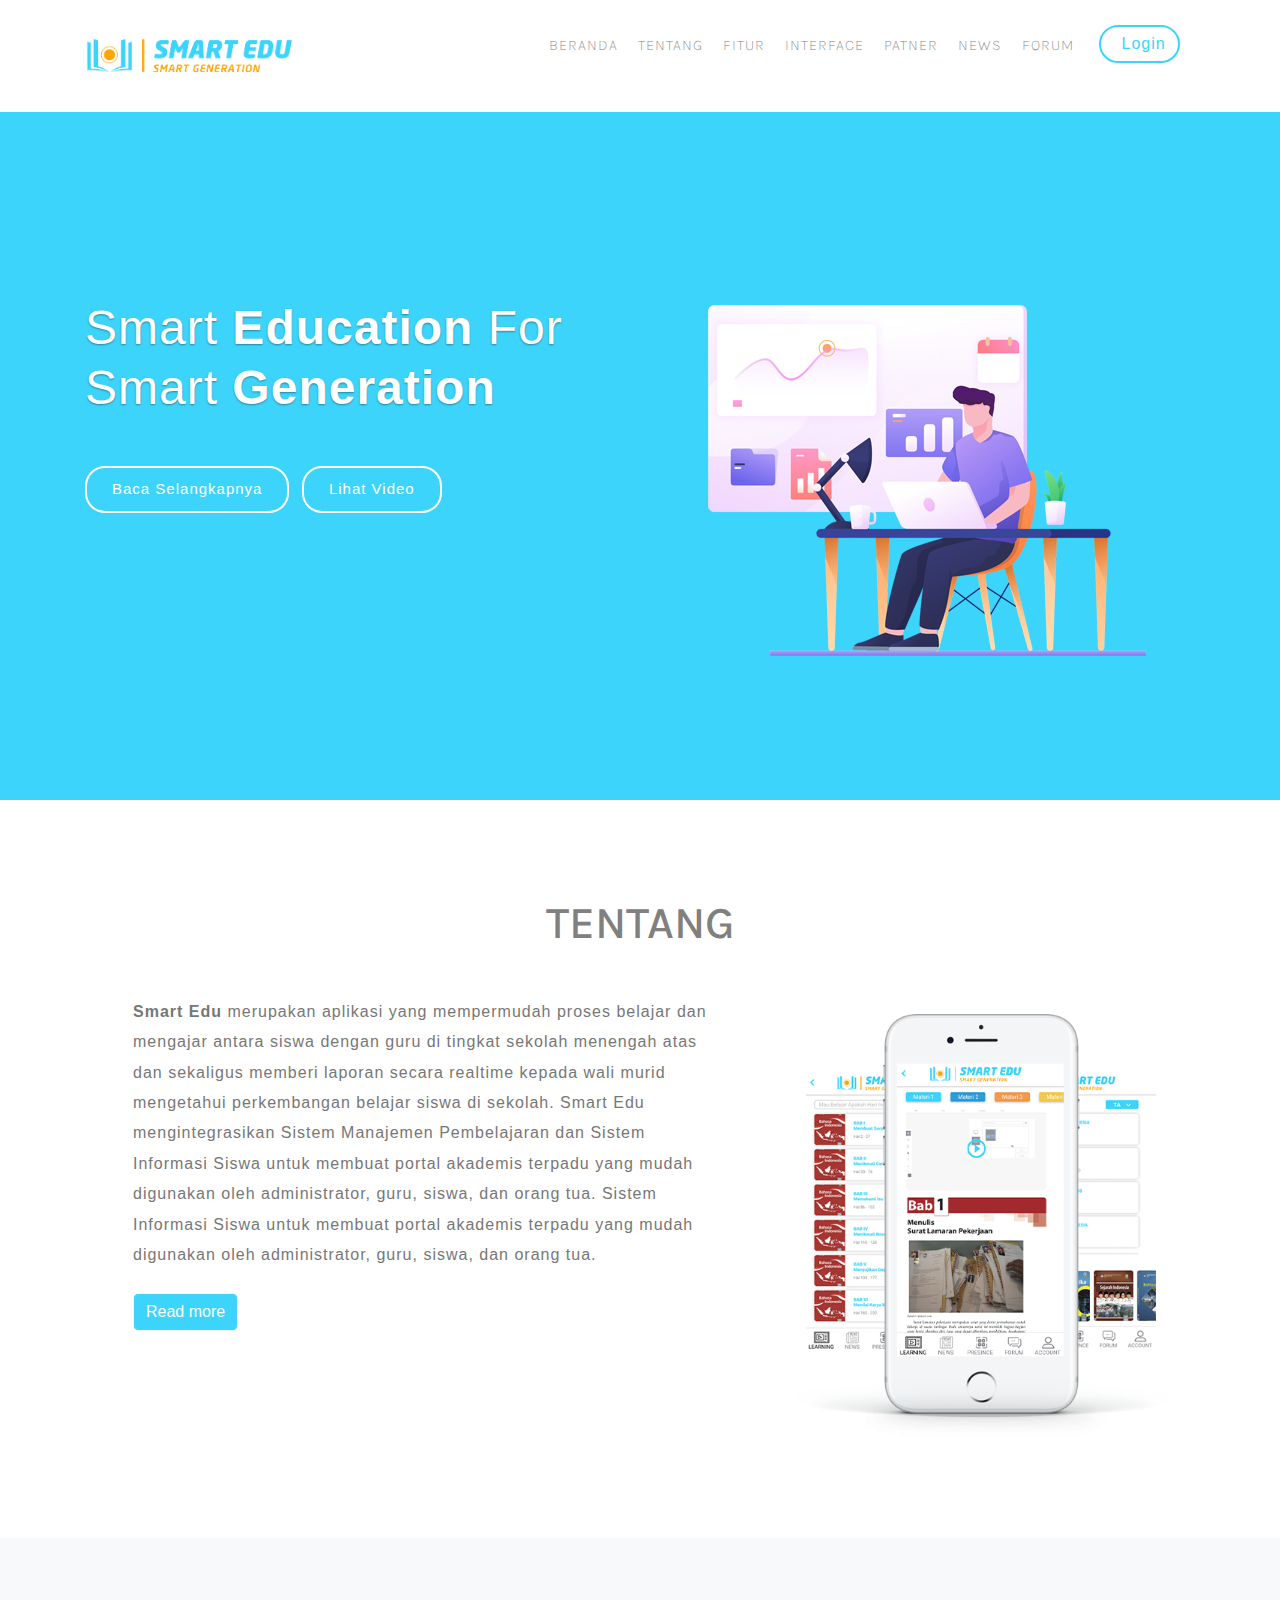
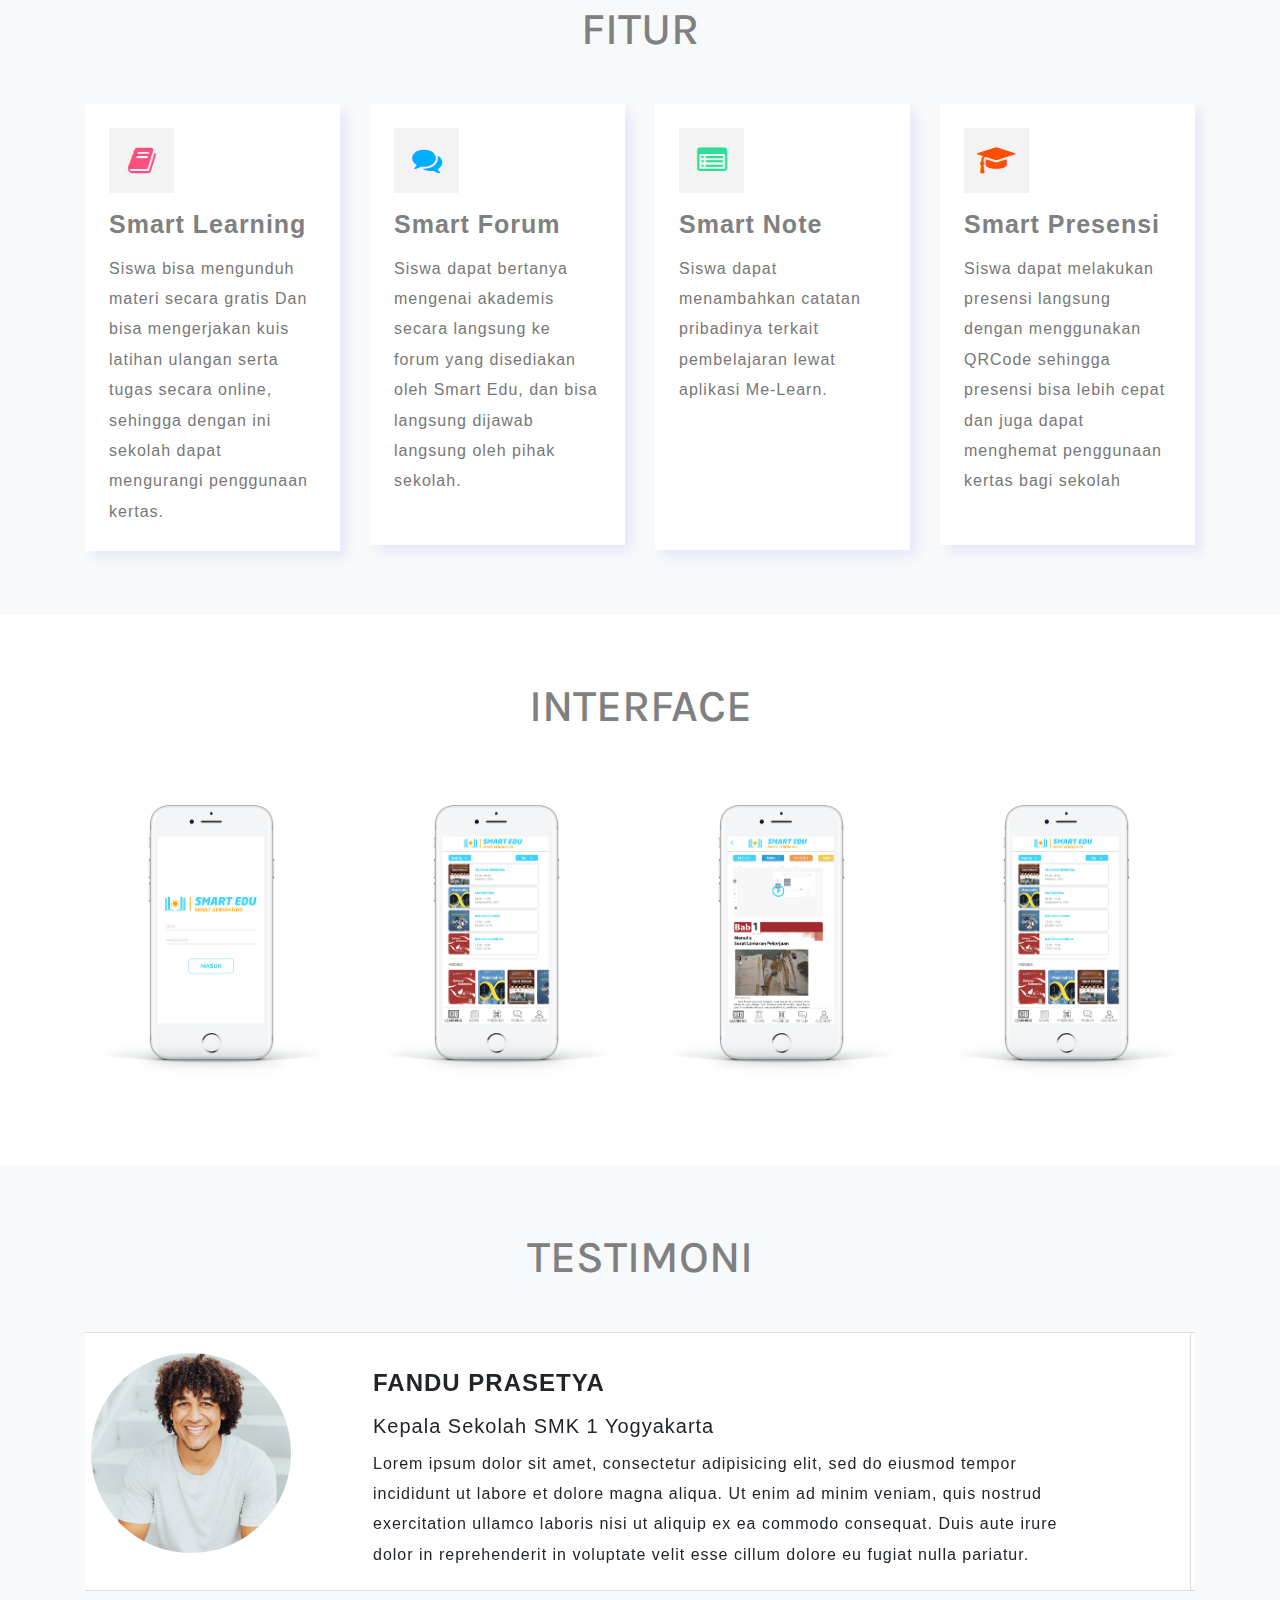
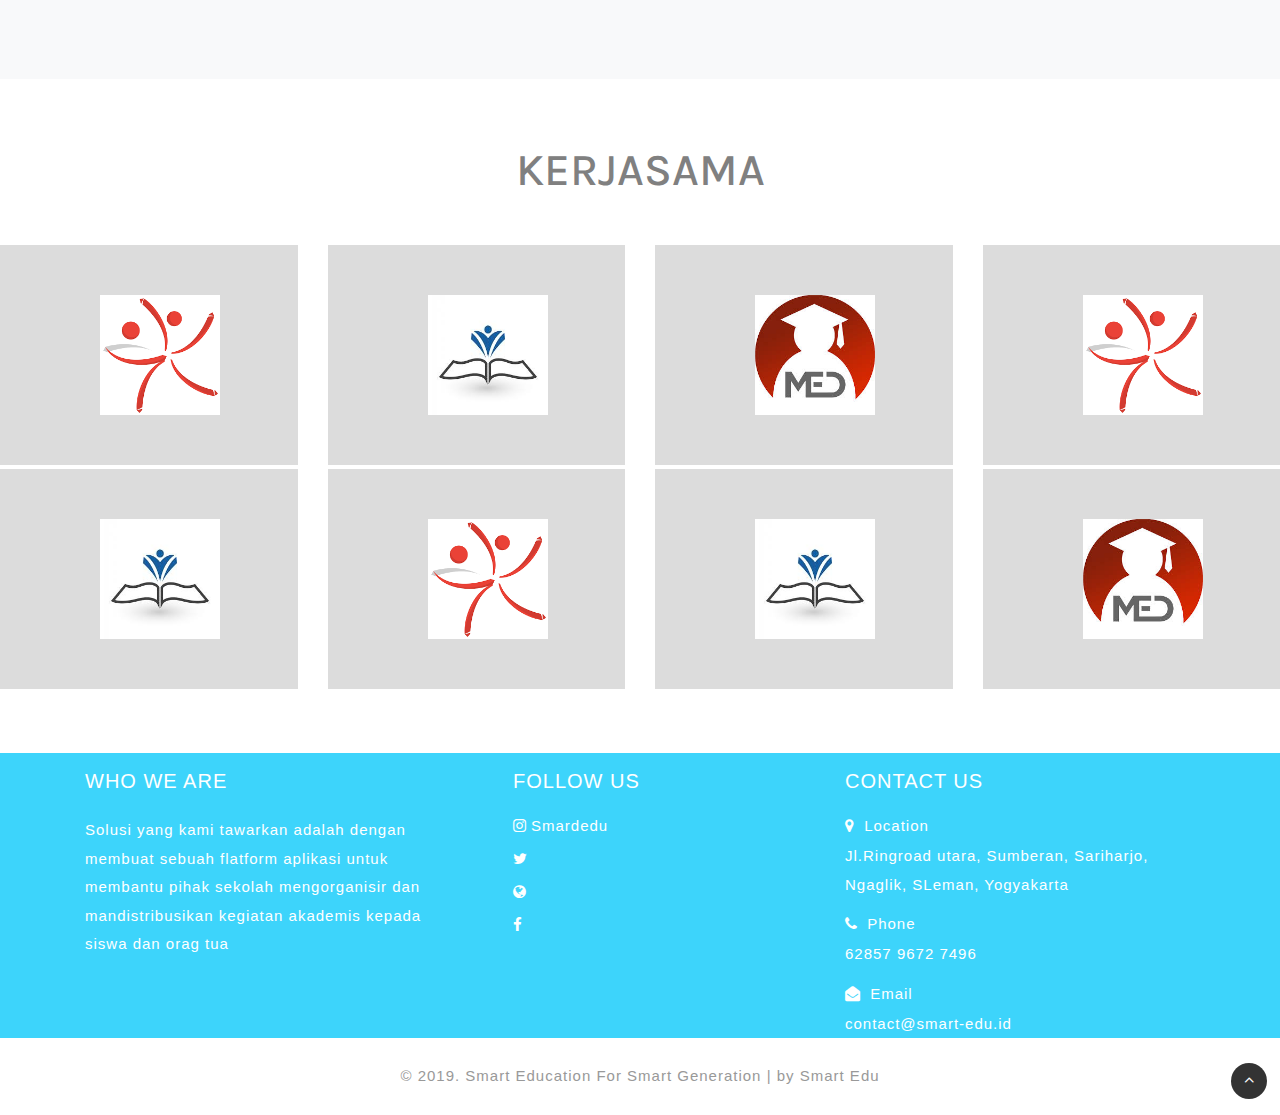
<file: index.html>
<!--
author: W3layouts
author URL: http://w3layouts.com
License: Creative Commons Attribution 3.0 Unported
License URL: http://creativecommons.org/licenses/by/3.0/
-->
<!DOCTYPE html>
<html lang="en">

<head>
    <title>Smart Edu</title>
    <link rel="shortcut icon" href="images/favicon.ico">
    <!-- for-mobile-apps -->
    <meta name="viewport" content="width=device-width, initial-scale=1">
    <meta http-equiv="Content-Type" content="text/html; charset=utf-8" />
    <meta name="keywords" content="Digital Responsive web template, Bootstrap Web Templates, Flat Web Templates, Android Compatible web template, 
Smartphone Compatible web template, free webdesigns for Nokia, Samsung, LG, SonyEricsson, Motorola web design" />
    <!-- fonts -->
    <link href="https://fonts.googleapis.com/css?family=Source+Sans+Pro&display=swap" rel="stylesheet">
    <!-- Owl carausel -->
    <!-- togle -->
    <meta name="viewport" content="width=device-width, initial-scale=1">
    <script>
        addEventListener("load", function () {
            setTimeout(hideURLbar, 0);
        }, false);

        function hideURLbar() {
            window.scrollTo(0, 1);
        }
    </script>
    <!-- css files -->
    <link href="css/bootstrap.css" rel='stylesheet' type='text/css' /><!-- bootstrap css -->
    <link href="css/style.css" rel='stylesheet' type='text/css' /><!-- custom css -->
    <link href="css/font-awesome.min.css" rel="stylesheet"><!-- fontawesome css -->
    <link rel="stylesheet" type="text/css" href="owlcarousel/assets/owl.carousel.css">
    <!-- //css files -->
    <!-- google fonts -->
    <link href="https://fonts.googleapis.com/css?family=Karla&display=swap" rel="stylesheet">
    <!-- //google fonts -->
</head>

<body>
    <!-- //header -->
    <header class="py-4 sticky-top">
        <div class="container">
            <div class="row">
                <div class="col-md-3">
                    <div class="logo">
                        <a href="index.html"><img src="images/logo smart edu right.png" width="210" alt=""></a>
                    </div>
                </div>
                <!-- nav -->
                <div class="col-md-9">
                    <nav class="d-lg-flex">
                        <label for="drop" class="toggle"><span class="fa fa-bars" aria-hidden="true"></span></label>
                        <input type="checkbox" id="drop" />
                        <ul class="menu mt-2 ml-auto">
                            <li class=""><a href="index.html">Beranda</a></li>
                            <li class=""><a href="#about">Tentang</a></li>
                            <li class=""><a href="#services">Fitur</a></li>
                            <li class=""><a href="#process">Interface</a></li>
                            <li class=""><a href="#partners">Patner</a></li>
                            <li class=""><a href="news-page/news.html">News</a></li>
                            <li class=""><a href="#partners">Forum</a></li>
                        </ul>
                        <div class="col-md-2">
                            <div class="login-icon">
                                <a class="btn-custom-one" href="#popup3">Login</a>
                            </div>
                        </div>
                </div>
                </nav>
                <div class="clear"></div>
                <!-- /nav -->
            </div>
        </div>
    </header>
    <!-- //header -->
    <!-- banner -->
    <div class="banner" id="home">
        <div class="container">
            <div class="row banner-text">
                <div class="slider-info col-lg-6">
                    <div class="banner-info-grid mt-lg-5">
                        <h2><br>Smart <b>Education</b> For Smart <b>Generation</b></h2><br>
                    </div>
                    <a class="btn mr-2 text-capitalize mb-10 mt-5" href="#popup1" style="border-radius: 20px;">baca selangkapnya</a>
                    <a class="btn text-capitalize mt-5" href="#popup2" style="border-radius: 20px;">Lihat video </a>
                </div>
                <div class="col-lg-6 col-md-8 mt-lg-0 mt-sm-5 mt-3 banner-image text-lg-center">
                    <img src="images/bannerpng.png" alt="" class="img-fluid" />
                </div>
            </div>
        </div>
    </div>
    <!-- //banner -->
    <!-- about -->
    <section class="about py-5" id="about">
        <div class="container py-lg-5 py-sm-3">
            <div class="row">
                <div class="col-lg-12 about">
                    <center>
                        <h3 class="heading mb-lg-5 mb-4">TENTANG</h3>
                    </center>
                </div>
            </div>
            <div class="row">
                <div class="col-lg-7 col-md-7 about-text">
                    <p class="ml-5"><b>Smart Edu</b> merupakan aplikasi yang   mempermudah proses belajar dan mengajar
                    antara siswa dengan guru di tingkat sekolah menengah atas
                    dan sekaligus memberi laporan secara realtime kepada wali
                    murid mengetahui perkembangan belajar siswa di sekolah.
                    Smart Edu mengintegrasikan Sistem Manajemen Pembelajaran
                    dan Sistem Informasi Siswa untuk membuat portal akademis
                    terpadu yang mudah digunakan oleh administrator, guru,
                    siswa, dan orang tua. Sistem Informasi Siswa untuk membuat portal akademis
                    terpadu yang mudah digunakan oleh administrator, guru,
                    siswa, dan orang tua. <span id="dots"></span><span id="more">Smart Edu mengintegrasikan Sistem Manajemen Pembelajaran dan Sistem Informasi Siswa untuk membuat portal akademis
                    terpadu yang mudah digunakan oleh administrator, guru,
                    siswa, dan orang tua</p></span></p>
                    <button id="myBtn" class="btn btn-light ml-5 mt-4" style="background-color: #3DD4FB; color: white; border-radius: 5px;">Read more</button>
                </div>
                <div class="col-lg-5 col-md-5 pl-5 about-img mt-3 ">
                    <img src="images/tentang smartedu1.png" style="width: 400px;">
                </div>
            </div>
    </section>
    <!-- //about -->
    <!-- why choose us -->
    <section class="choose py-5" id="services">
        <div class="container py-md-3">
            <h3 class="heading mb-5">
                <center>FITUR</center>
            </h3>
            <div class="feature-grids row">
                <div class="col-lg-3 col-sm-6" style="border-radius: 100px 0 100px 0;">
                    <div class="f1 icon1 p-4">
                        <div class="icon">
                            <span class="fa fa-book"></span>
                        </div>
                        <h3 class="my-3">Smart Learning</h3>
                        <p>Siswa bisa mengunduh materi secara gratis
                            Dan bisa mengerjakan kuis latihan ulangan
                            serta tugas secara online, sehingga dengan
                            ini sekolah dapat mengurangi penggunaan
                            kertas.</p>
                    </div>
                </div>
                <div class="col-lg-3 col-sm-6 mt-sm-0 mt-4">
                    <div class="f1 icon2 p-4">
                        <div class="icon">
                            <span class="fa fa-comments"></span>
                        </div>
                        <h3 class="my-3">Smart Forum</h3>
                        <p>Siswa dapat bertanya mengenai
                            akademis secara langsung ke forum yang
                            disediakan oleh Smart Edu, dan bisa
                            langsung dijawab langsung oleh pihak
                            sekolah.</p><br>
                    </div>
                </div>
                <div class="col-lg-3 col-sm-6 mt-lg-0 mt-4">
                    <div class="f1 icon3 p-4">
                        <div class="icon">
                            <span class="fa fa-list-alt"></span>
                        </div>
                        <h3 class="my-3">Smart Note</h3>
                        <p>Siswa dapat menambahkan catatan pribadinya
                            terkait pembelajaran lewat aplikasi Me-Learn.</p><br><br><br><br><br>
                    </div>
                </div>
                <div class="col-lg-3 col-sm-6 mt-lg-0 mt-4">
                    <div class="f1 icon4 p-4">
                        <div class="icon">
                            <span class="fa fa-graduation-cap"></span>
                        </div>
                        <h3 class="my-3">Smart Presensi</h3>
                        <p>Siswa dapat melakukan presensi langsung dengan menggunakan QRCode sehingga presensi bisa lebih cepat dan juga dapat menghemat penggunaan kertas bagi sekolah</p><br>
                    </div>
                </div>
            </div>
        </div>
        </div>
    </section>
    <!-- //why choose us -->
    <!-- Offered Services -->
    <section class="process py-5" id="process">
        <div class="container py-md-3">
            <h3 class="heading mb-5">
                <center>INTERFACE</center>
            </h3>
            <div class="row process-grids">
                <div class="col-lg-3 col-md-6 col-sm-6 my-lg-4 w3pvt-ab position-relative">
                    <div class="">
                        <img src="images/Login siswa.png" alt="" class="img-fluid">
                    </div>
                </div>
                <div class="col-lg-3 col-md-6 col-sm-6 my-lg-4 mt-md-0 mt-4 w3pvt-ab position-relative">
                    <div class="">
                        <img src="images/smart learning1.png" alt="" class="img-fluid">
                    </div>
                </div>
                <div class="col-lg-3 col-md-6 col-sm-6 my-lg-4 mt-sm-5 mt-4 w3pvt-ab position-relative">
                    <div class="">
                        <img src="images/materi-2.png" alt="" class="img-fluid">
                    </div>
                </div>
                <div class="col-lg-3 col-md-6 col-sm-6 mt-lg-4 mt-sm-5 mt-4 w3pvt-ab">
                    <div class="">
                        <img src="images/smart learning1.png" alt="" class="img-fluid">
                    </div>
                </div>
            </div>
        </div>
    </section>
    <!-- Offered Services -->
    <!-- testimoni -->
    <section class="choose py-5" id="services">
        <div class="container py-md-3">
            <h3 class="heading mb-5">
                <center>TESTIMONI</center>
            </h3>
            <div id="owl-testi" class="owl-carousel owl-theme">
                <div class="row item">
                    <div class="">
                        <div class="card">
                            <div class="card-body">
                                <div class="row">
                                    <div class="col-md-3 col-sm-3">
                                        <div class="img">
                                            <img class="rounded-circle" src="images/team2.jpg" style="width: 200px;">
                                        </div>
                                    </div>
                                    <div class="col-md-8 col-sm-8 mt-3">
                                        <div class="text-testi">
                                            <h4 class="card-title"><b>FANDU PRASETYA</b></h4>
                                            <h5 class="card-title mt-3">Kepala Sekolah SMK 1 Yogyakarta</h5>
                                            <p class="card-text">Lorem ipsum dolor sit amet, consectetur adipisicing elit, sed do eiusmod
                                            tempor incididunt ut labore et dolore magna aliqua. Ut enim ad minim veniam,
                                            quis nostrud exercitation ullamco laboris nisi ut aliquip ex ea commodo
                                            consequat. Duis aute irure dolor in reprehenderit in voluptate velit esse
                                            cillum dolore eu fugiat nulla pariatur.</p>
                                        </div>
                                    </div>
                                </div>
                            </div>
                        </div>
                    </div>
                </div>
                <div class="row item">
                    <div class="">
                        <div class="card">
                            <div class="card-body">
                                <div class="row">
                                    <div class="col-md-3 col-sm-3">
                                        <div class="img">
                                            <img class="rounded-circle" src="images/team3.jpg" style="width: 200px;">
                                        </div>
                                    </div>
                                    <div class="col-md-8 col-sm-8 mt-3">
                                        <div class="text-testi">
                                            <h4 class="card-title"><b>Yogi Yulianto</b></h4>
                                            <h5 class="card-title mt-3">Kepala Sekolah SMK 1 Yogyakarta</h5>
                                            <p class="card-text">Lorem ipsum dolor sit amet, consectetur adipisicing elit, sed do eiusmod
                                                tempor incididunt ut labore et dolore magna aliqua. Ut enim ad minim veniam,
                                                quis nostrud exercitation ullamco laboris nisi ut aliquip ex ea commodo
                                                consequat. Duis aute irure dolor in reprehenderit in voluptate velit esse
                                                cillum dolore eu fugiat nulla pariatur.</p>
                                        </div>
                                    </div>
                                </div>
                            </div>
                        </div>
                    </div>
                </div>
                <div class="row item">
                    <div class="">
                        <div class="card">
                            <div class="card-body">
                                <div class="row">
                                    <div class="col-md-3 col-sm-3 mt-3">
                                        <div class="img">
                                            <img class="rounded-circle" src="images/team4.jpg" style="width: 200px;">
                                        </div>
                                    </div>
                                    <div class="col-md-8 col-sm-8">
                                        <div class="text-testi">
                                            <h4 class="card-title"><b>Devry Kawiryan</b></h4>
                                            <h5 class="card-title mt-3">Kepala Sekolah SMK 1 Sleman</h5>
                                            <p class="card-text">Lorem ipsum dolor sit amet, consectetur adipisicing elit, sed do eiusmod
                                                tempor incididunt ut labore et dolore magna aliqua. Ut enim ad minim veniam,
                                                quis nostrud exercitation ullamco laboris nisi ut aliquip ex ea commodo
                                                consequat. Duis aute irure dolor in reprehenderit in voluptate velit esse
                                                cillum dolore eu fugiat nulla pariatur.</p>
                                        </div>
                                    </div>
                                </div>
                            </div>
                        </div>
                    </div>
                </div>
                <div class="row item">
                    <div class="">
                        <div class="card">
                            <div class="card-body">
                                <div class="row">
                                    <div class="col-md-3 col-sm-3 mt-3">
                                        <div class="img">
                                            <img class="rounded-circle" src="images/team4.jpg" style="width: 200px;">
                                        </div>
                                    </div>
                                    <div class="col-md-8 col-sm-8">
                                        <div class="text-testi">
                                            <h4 class="card-title"><b>David Rigan</b></h4>
                                            <h5 class="card-title mt-3">Kepala Sekolah SMK 1 Bantul</h5>
                                            <p class="card-text">Lorem ipsum dolor sit amet, consectetur adipisicing elit, sed do eiusmod
                                                tempor incididunt ut labore et dolore magna aliqua. Ut enim ad minim veniam,
                                                quis nostrud exercitation ullamco laboris nisi ut aliquip ex ea commodo
                                                consequat. Duis aute irure dolor in reprehenderit in voluptate velit esse
                                                cillum dolore eu fugiat nulla pariatur.</p>
                                        </div>
                                    </div>
                                </div>
                            </div>
                        </div>
                    </div>
                </div>
            </div>
    </section>
    <!-- end testimoni -->
    <!-- portfolio -->
    <!-- portfolio popups -->
    <!-- popup-->
    <div id="gal1" class="pop-overlay animate">
        <div class="popup">
            <img src="images/g1.jpg" alt="Popup Image" class="img-fluid" />
            <p class="mt-4">Nulla viverra pharetra se, eget pulvinar neque pharetra ac int. placerat placerat dolor.</p>
            <a class="close" href="#portfolio">&times;</a>
        </div>
    </div>
    <!-- //popup -->
    <!-- popup-->
    <div id="gal2" class="pop-overlay animate">
        <div class="popup">
            <img src="images/g2.jpg" alt="Popup Image" class="img-fluid" />
            <p class="mt-4">Nulla viverra pharetra se, eget pulvinar neque pharetra ac int. placerat placerat dolor.</p>
            <a class="close" href="#portfolio">&times;</a>
        </div>
    </div>
    <!-- //popup -->
    <!-- popup-->
    <div id="gal3" class="pop-overlay animate">
        <div class="popup">
            <img src="images/g3.jpg" alt="Popup Image" class="img-fluid" />
            <p class="mt-4">Nulla viverra pharetra se, eget pulvinar neque pharetra ac int. placerat placerat dolor.</p>
            <a class="close" href="#portfolio">&times;</a>
        </div>
    </div>
    <!-- //popup3 -->
    <!-- popup-->
    <div id="gal4" class="pop-overlay animate">
        <div class="popup">
            <img src="images/g4.jpg" alt="Popup Image" class="img-fluid" />
            <p class="mt-4">Nulla viverra pharetra se, eget pulvinar neque pharetra ac int. placerat placerat dolor.</p>
            <a class="close" href="#portfolio">&times;</a>
        </div>
    </div>
    <!-- //popup -->
    <!-- popup-->
    <div id="gal5" class="pop-overlay animate">
        <div class="popup">
            <img src="images/g5.jpg" alt="Popup Image" class="img-fluid" />
            <p class="mt-4">Nulla viverra pharetra se, eget pulvinar neque pharetra ac int. placerat placerat dolor.</p>
            <a class="close" href="#portfolio">&times;</a>
        </div>
    </div>
    <!-- //popup -->
    <!-- popup-->
    <div id="gal6" class="pop-overlay animate">
        <div class="popup">
            <img src="images/g6.jpg" alt="Popup Image" class="img-fluid" />
            <p class="mt-4">Nulla viverra pharetra se, eget pulvinar neque pharetra ac int. placerat placerat dolor.</p>
            <a class="close" href="#portfolio">&times;</a>
        </div>
    </div>
    <!-- //popup -->
    <!-- popup-->
    <div id="gal7" class="pop-overlay animate">
        <div class="popup">
            <img src="images/g7.jpg" alt="Popup Image" class="img-fluid" />
            <p class="mt-4">Nulla viverra pharetra se, eget pulvinar neque pharetra ac int. placerat placerat dolor.</p>
            <a class="close" href="#portfolio">&times;</a>
        </div>
    </div>
    <!-- //popup -->
    <!-- popup-->
    <div id="gal8" class="pop-overlay animate">
        <div class="popup">
            <img src="images/g8.jpg" alt="Popup Image" class="img-fluid" />
            <p class="mt-4">Nulla viverra pharetra se, eget pulvinar neque pharetra ac int. placerat placerat dolor.</p>
            <a class="close" href="#portfolio">&times;</a>
        </div>
    </div>
    <!-- //popup -->
    <!-- //portfolio popups -->
    </div>
    </section>
    <!--partner-->
    <section class="partners py-5" id="partners">
        <div class="py-md-3 pb-5">
            <div class="row">
                <h3 class="heading col-12 mb-5">
                    <center>KERJASAMA</center>
                </h3><br><br>
            </div>
            <div class="row">
                <div class="col-md-3 col-sm-6">
                    <div class="img-partner">
                        <img class="img-responsive" src="images/pendidikan4.png">
                    </div>
                </div>
                <div class="col-md-3 col-sm-6">
                    <div class="img-partner">
                        <img src="images/pendidikan2.jpeg">
                    </div>
                </div>
                <div class="col-md-3 col-sm-6">
                    <div class="img-partner">
                        <img src="images/pendidikan3.jpeg">
                    </div>
                </div>
                <div class="col-md-3 col-sm-6">
                    <div class="img-partner">
                        <img src="images/pendidikan4.png">
                    </div>
                </div>
            </div>
            <div class="row mt-1">
                <div class="col-md-3 col-sm-6">
                    <div class="img-partner">
                        <img src="images/pendidikan2.jpeg">
                    </div>
                </div>
                <div class="col-md-3 col-sm-6">
                    <div class="img-partner">
                        <img src="images/pendidikan4.png">
                    </div>
                </div>
                <div class="col-md-3 col-sm-6">
                    <div class="img-partner">
                        <img src="images/pendidikan2.jpeg">
                    </div>
                </div>
                <div class="col-md-3 col-sm-6">
                    <div class="img-partner">
                        <img src="images/pendidikan3.jpeg">
                    </div>
                </div>
            </div>
        </div>
    </section>
    <!-- //Partners -->
    <!-- footer -->
    <footer class="footer-emp-w3ls py-5;">
        <div class="container pt-lg-3">
            <div class="row footer-top">
                <div class="col-lg-4 col-sm-6 footer-grid-wthree">
                    <h4 class="footer-title text-uppercase mb-4">Who We Are</h4>
                    <div class="contact-info">
                        <p style="color: white;">Solusi yang kami tawarkan adalah dengan membuat sebuah flatform aplikasi untuk membantu pihak sekolah mengorganisir dan mandistribusikan kegiatan akademis kepada siswa dan orag tua</p>
                    </div>
                </div>
                <div class="col-lg-4 col-sm-6 footer-grid-wthree mt-sm-0 mt-4">
                    <h3 class="footer-title text-uppercase mb-4 ml-5">Follow Us</h3>
                    <div class="contact-info ml-5">
                        <div class="footer-style-w3ls">
                            <h4 class="mb-2"><span class="fa mr-1 fa-instagram"></span>Smardedu</p>
                        </div>
                        <div class="footer-style-w3ls mt-3">
                            <h4 class="mb-2"><span class="fa mr-1 fa-twitter"></span> </p>
                        </div>
                        <div class="footer-style-w3ls mt-3">
                            <h4 class="mb-2"><span class="fa mr-1 fa-globe"></span> </p>
                        </div>
                        <div class="footer-style-w3ls mt-3">
                            <h4 class="mb-2"><span class="fa mr-1 fa-facebook-f"></span> </p>
                        </div>
                    </div>
                </div>
                <div class="col-lg-4 col-sm-6 footer-grid-wthree mt-lg-0 mt-sm-5 mt-4">
                    <h3 class="footer-title text-uppercase mb-4">Contact Us</h3>
                    <div class="contact-info">
                        <div class="footer-style-w3ls">
                            <h4 class="mb-2"> <span class="fa mr-1 fa-map-marker"></span> Location</h4>
                            <p>Jl.Ringroad utara, Sumberan, Sariharjo, Ngaglik, SLeman, Yogyakarta</p>
                        </div>
                        <div class="footer-style-w3ls my-3">
                            <h4 class="mb-2"><span class="fa mr-1 fa-phone"></span> Phone</h4>
                            <p>62857 9672 7496</p>
                        </div>
                        <div class="footer-style-w3ls">
                            <h4 class="mb-2"><span class="fa mr-1 fa-envelope-open"></span> Email</h4>
                            <p><a href="mailto:contact@smart-edu.id">contact@smart-edu.id</a></p>
                        </div>
                    </div>
                </div>
            </div>
        </div>
    </footer>
    <!-- //footer -->
    <!-- copyright -->
    <div class="copy-right-top border-top">
        <p class="copy-right text-center py-4">&copy; 2019. Smart Education For Smart Generation | by Smart Edu
        </p>
    </div>
    <!-- //copyright -->
    <!-- move top -->
    <div class="move-top text-right">
        <a href="#home" class="move-top">
            <span class="fa fa-angle-up  mb-3" aria-hidden="true"></span>
        </a>
    </div>
    <!-- move top -->
    <!-- popup -->
    <div id="popup1" class="popup-effect">
        <div class="popup bg-light">
            <div class="row">
                <div class="col-12 d-flex justify-content-center">
                    <img src="images/logo smart edu text center1.png" alt="Popup Image" />
                </div>
                <p class="pt-0">Sejak 15 Juni 2019 Smartedu hadir untuk memberikan inovasi dalam dunia pendidikan khususnya di indonesia. memberikan kemudahan dalam setiap pembelajaran kepada peserta didik dengan efektif dan efisien. Smartedu dikembangkan oleh team yang ahli di bidang teknologi dan pendidikan sehingga Smartedu akan tepat sasaran dalam menjawab tantangan pemerintah untuk memajukan kualitas SDM dengan jalur pendidikan.</p>
                <a class="close" href="#">&times;</a>
            </div>
        </div>
    </div>
    <!-- //popup -->
    <!-- popup -->
    <div id="popup2" class="popup-effect">
        <div class="popup bg-light" style="background-color: white;">
            <iframe width="560" height="315" src="https://www.youtube.com/embed/Kq8EhF4cgrw?controls=0" frameborder="0" allow="accelerometer; autoplay; encrypted-media; gyroscope; picture-in-picture"></iframe>
            <p class="mt-2">Kami dari team AMCC Smart-edu meluncurkan karya Aplikasi yang dapat mempermudah proses belajar dan mengajar antara siswa dengan guru di tingkat sekolah menengah atas dan sekaligus memberi laporan secara realtime kepada wali murid untuk dapat mengetahui perkembangan belajar siswa di sekolah.
            </p>
            <a class="close" href="#">&times;</a>
        </div>
    </div>
    <!-- //popup -->
    <!-- popup for Form login -->
    <div id="popup3" class="popup-effect">
        <div class="popup">
            <div class="login px-sm-4 mx-auto mw-100">
                <ul class="tab-group">
                    <li class="tab active"><a href="#loginguru">Login Guru</a></li>
                    <li class="tab"><a href="#loginsiswa">Login Siswa</a></li>
                </ul>
                <div class="tab-content">
                    <div id="loginguru">
                        <form action="#" method="post">
                            <div class="form-group">
                                <input type="text" class="form-control" id="exampleInputEmail1" aria-describedby="emailHelp" placeholder="NIK" required="">
                            </div>
                            <div class="form-group">
                                <input type="password" class="form-control" id="exampleInputPassword1" placeholder="Password" required="">
                            </div>
                            <button type="submit" class="btn btn-primary tombol btn-lg btn-block submit mt-2">Login</button>
                            <p class="text-center mt-2">
                                <a href="#popup4"> Lupa Password?</a>
                            </p>
                        </form>
                    </div>
                    <div id="loginsiswa">
                        <form action="#" method="post">
                            <div class="form-group">
                                <input type="text" class="form-control" id="exampleInputEmail1" aria-describedby="emailHelp" placeholder="NIS" required="">
                            </div>
                            <div class="form-group">
                                <input type="password" class="form-control" id="exampleInputPassword1" placeholder="Password" required="">
                            </div>
                            <button type="submit" class="btn btn-primary tombol btn-lg btn-block submit mt-2">Login</button>
                            <p class="text-center mt-2">
                                <a href="#popup4"> Lupa Password?</a>
                            </p>
                        </form>
                    </div>
                </div>
                <a class="close" href="#">&times;</a>
            </div>
        </div>
        <!-- //popup for login -->
        <!-- popup for register -->
        <!-- //popup for register -->
        <script>
        // function myFunction() {
        //   var dots = document.getElementById("dots");
        //   var moreText = document.getElementById("more");
        //   var btnText = document.getElementById("myBtn");

        //   if (dots.style.display === "none") {
        //     dots.style.display = "inline";
        //     btnText.innerHTML = "Read more"; 
        //     moreText.style.display = "none";
        //   } else {
        //     dots.style.display = "none";
        //     btnText.innerHTML = "Read less"; 
        //     moreText.style.display = "inline";
        //   }
        // }
        </script>
        <script src="https://code.jquery.com/jquery-3.4.1.min.js"></script>
        <script src="owlcarousel/owl.carousel.js"></script>
        <script type="text/javascript">
        $('#more').hide();
        $('#myBtn').click(function() {
            $('#more').toggle('slow');
        })

        $('#owl-testi').owlCarousel({
            loop: true,
            autoplay: true,
            margin: 10,
            responsive: {
                0: {
                    items: 1
                },
                600: {
                    items: 1
                },
                1000: {
                    items: 1
                }
            }
        })
        </script>
        <script src='http://cdnjs.cloudflare.com/ajax/libs/jquery/2.1.3/jquery.min.js'></script>
        <script src="script.js"></script>
</body>

</html>
</file>
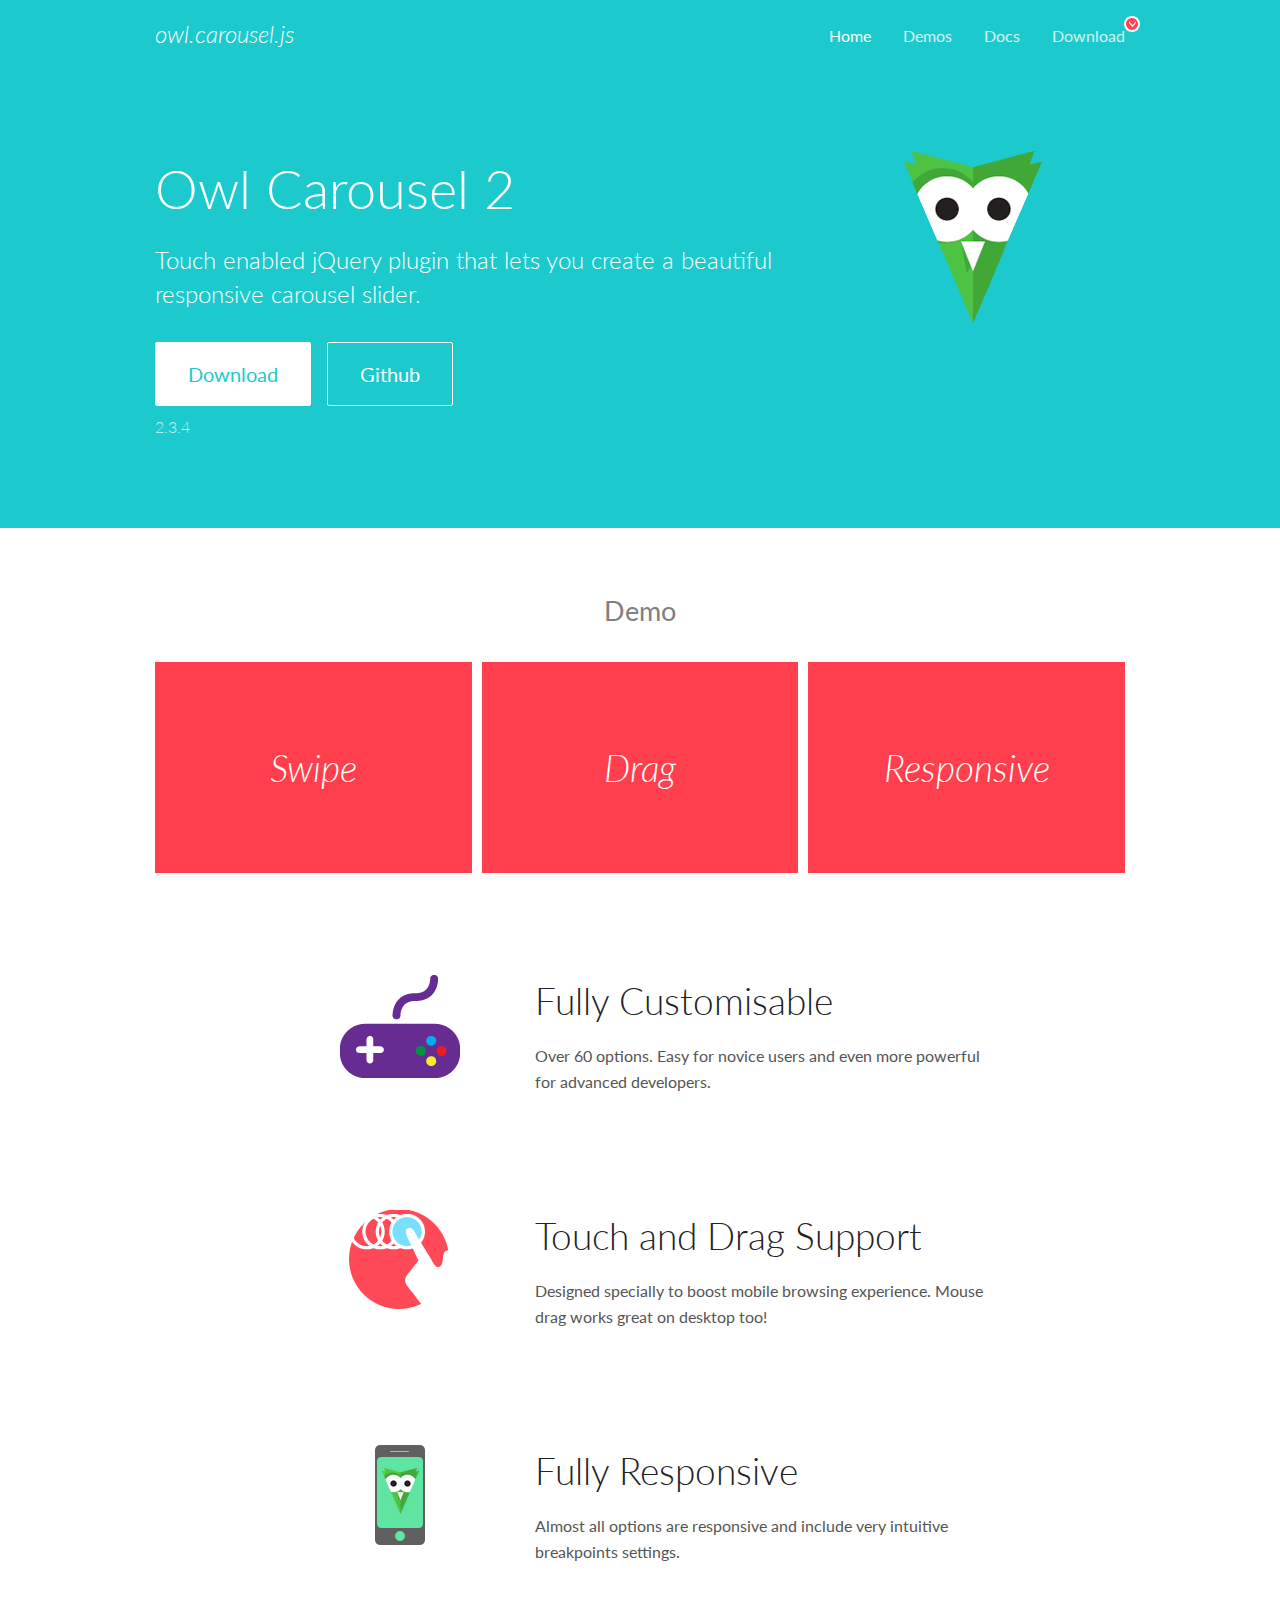
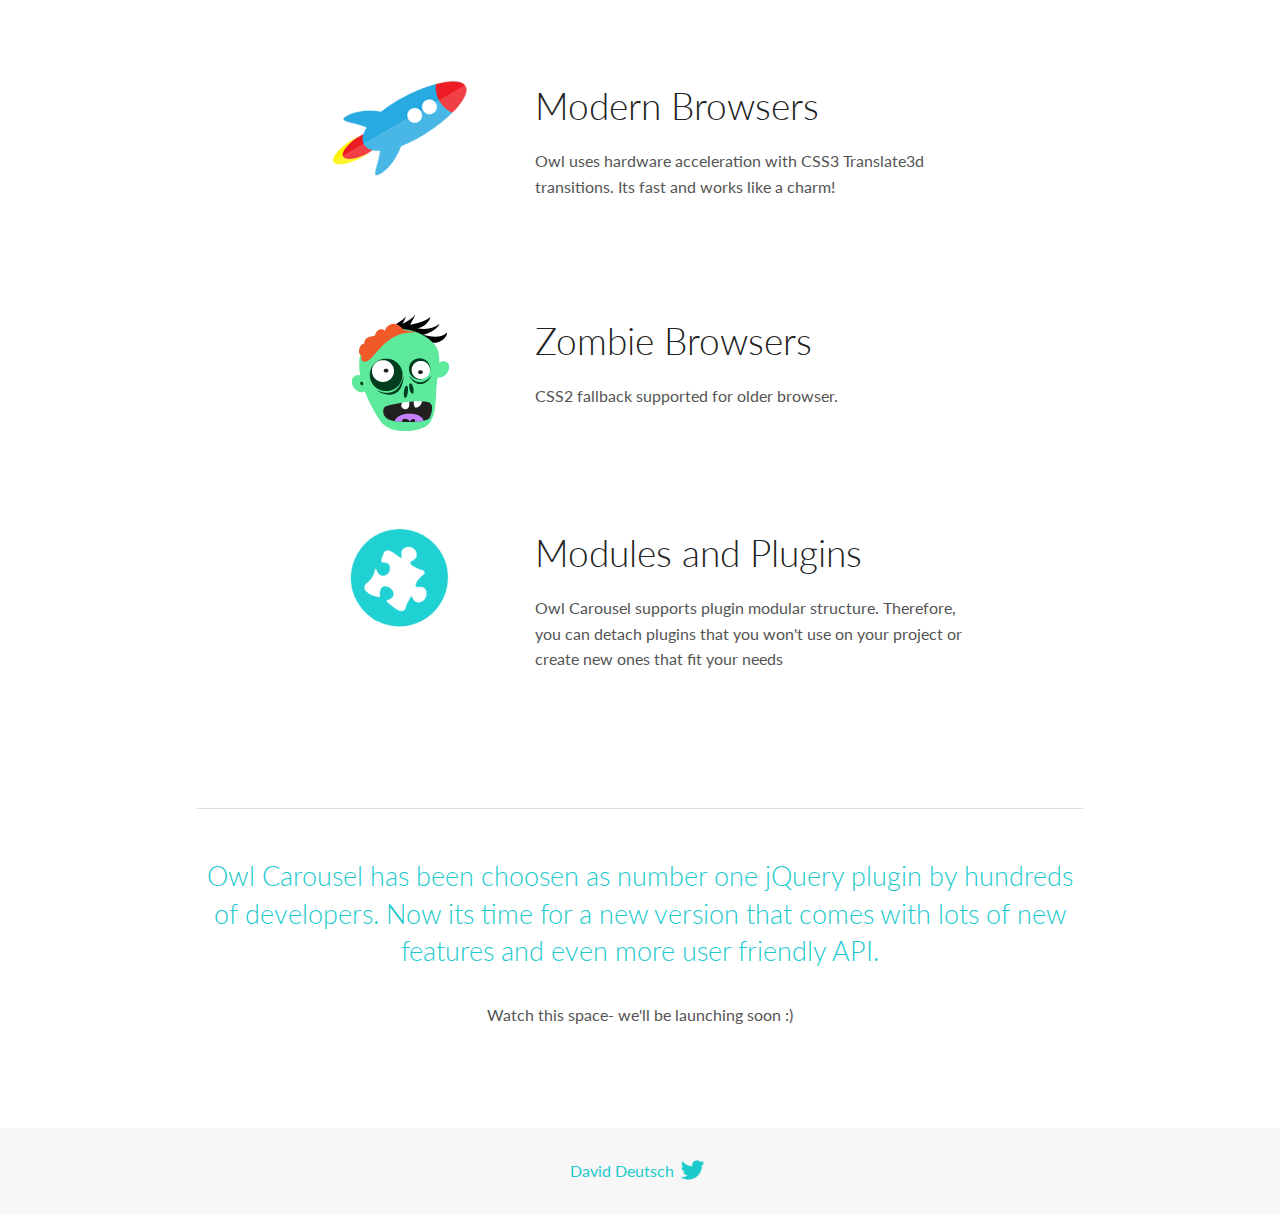
<file: news-page/assets/OwlCarousel/docs/index.html>
<!DOCTYPE html>
<html lang="en">
  <head>

    <!-- head -->
    <meta charset="utf-8">
    <meta name="msapplication-tap-highlight" content="no" />
    <meta name="viewport" content="width=device-width, initial-scale=1.0" />
    <meta name="description" content="Touch enabled jQuery plugin that lets you create beautiful responsive carousel slider.">
    <meta name="author" content="David Deutsch">
    <title>
      Home | Owl Carousel | 2.3.4
    </title>

    <!-- Stylesheets -->
    <link href='https://fonts.googleapis.com/css?family=Lato:300,400,700,400italic,300italic' rel='stylesheet' type='text/css'>
    <link rel="stylesheet" href="assets/css/docs.theme.min.css">

    <!-- Owl Stylesheets -->
    <link rel="stylesheet" href="assets/owlcarousel/assets/owl.carousel.min.css">
    <link rel="stylesheet" href="assets/owlcarousel/assets/owl.theme.default.min.css">

    <!-- HTML5 shim and Respond.js IE8 support of HTML5 elements and media queries -->

    <!--[if lt IE 9]>
      <script src="https://oss.maxcdn.com/libs/html5shiv/3.7.0/html5shiv.js"></script>
      <script src="https://oss.maxcdn.com/libs/respond.js/1.3.0/respond.min.js"></script>
    <![endif]-->

    <!-- Favicons -->
    <link rel="apple-touch-icon-precomposed" sizes="144x144" href="assets/ico/apple-touch-icon-144-precomposed.png">
    <link rel="shortcut icon" href="assets/ico/favicon.png">
    <link rel="shortcut icon" href="favicon.ico">

    <!-- Yeah i know js should not be in header. Its required for demos.-->

    <!-- javascript -->
    <script src="assets/vendors/jquery.min.js"></script>
    <script src="assets/owlcarousel/owl.carousel.js"></script>
  </head>
  <body>

    <!-- header -->
    <header class="header">
      <div class="row">
        <div class="large-12 columns">
          <div class="brand left">
            <h3>
              <a href="/OwlCarousel2/">owl.carousel.js</a> 
            </h3>
          </div>
          <a id="toggle-nav" class="right">
            <span></span> <span></span> <span></span> 
          </a> 
          <div class="nav-bar">
            <ul class="clearfix">
              <li class="active">
                <a href="/OwlCarousel2/index.html">Home</a> 
              </li>
              <li> <a href="/OwlCarousel2/demos/demos.html">Demos</a>  </li>
              <li> <a href="/OwlCarousel2/docs/started-welcome.html">Docs</a>  </li>
              <li>
                <a href="https://github.com/OwlCarousel2/OwlCarousel2/archive/2.3.4.zip">Download</a> 
                <span class="download"></span> 
              </li>
            </ul>
          </div>
        </div>
      </div>
    </header>

    <!-- home panel -->
    <section id="hero">
      <div class="row">
        <div class="large-8 medium-8 columns">
          <h1>Owl Carousel 2</h1>
          <h4>Touch enabled jQuery plugin that lets you create a beautiful responsive carousel slider.</h4>
          <a href="https://github.com/OwlCarousel2/OwlCarousel2/archive/2.3.4.zip" class="hero-button">Download</a> 
          <a href="https://github.com/OwlCarousel2/OwlCarousel2" class="hero-button outline">Github</a> 
          <p>2.3.4</p>
        </div>
        <div class="large-4 medium-4 columns">
          <img class="owl-logo" src="assets/img/owl-logo.png" alt="mr. Owl">
        </div>
      </div>
    </section>

    <!-- body -->
    <div class="home-demo">
      <div class="row">
        <div class="large-12 columns">
          <h3>Demo</h3>
          <div class="owl-carousel">
            <div class="item">
              <h2>Swipe</h2>
            </div>
            <div class="item">
              <h2>Drag</h2>
            </div>
            <div class="item">
              <h2>Responsive</h2>
            </div>
            <div class="item">
              <h2>CSS3</h2>
            </div>
            <div class="item">
              <h2>Fast</h2>
            </div>
            <div class="item">
              <h2>Easy</h2>
            </div>
            <div class="item">
              <h2>Free</h2>
            </div>
            <div class="item">
              <h2>Upgradable</h2>
            </div>
            <div class="item">
              <h2>Tons of options</h2>
            </div>
            <div class="item">
              <h2>Infinity</h2>
            </div>
            <div class="item">
              <h2>Auto Width</h2>
            </div>
          </div>
        </div>
      </div>
    </div>
    <script>
      var owl = $('.owl-carousel');
      owl.owlCarousel({
        margin: 10,
        loop: true,
        responsive: {
          0: {
            items: 1
          },
          600: {
            items: 2
          },
          1000: {
            items: 3
          }
        }
      })
    </script>

    <!-- features -->
    <div id="features">
      <div class="row">
        <div class="small-12 medium-9 small-centered columns">
          <section class="row feature">
            <div class="medium-4 small-12 columns">
              <img src="assets/img/feature-options.png" alt="">
            </div>
            <div class="medium-8 small-12 columns">
              <h2>Fully Customisable</h2>
              <p>Over 60 options. Easy for novice users and even more powerful for advanced developers.</p>
            </div>
          </section>
          <section class="row feature">
            <div class="medium-4 small-12 columns">
              <img src="assets/img/feature-drag.png" alt="">
            </div>
            <div class="medium-8 small-12 columns">
              <h2>Touch and Drag Support</h2>
              <p>Designed specially to boost mobile browsing experience. Mouse drag works great on desktop too!</p>
            </div>
          </section>
          <section class="row feature">
            <div class="medium-4 small-12 columns">
              <img src="assets/img/feature-responsive.png" alt="">
            </div>
            <div class="medium-8 small-12 columns">
              <h2>Fully Responsive</h2>
              <p>Almost all options are responsive and include very intuitive breakpoints settings.</p>
            </div>
          </section>
          <section class="row feature">
            <div class="medium-4 small-12 columns">
              <img src="assets/img/feature-modern.png" alt="">
            </div>
            <div class="medium-8 small-12 columns">
              <h2>Modern Browsers</h2>
              <p>Owl uses hardware acceleration with CSS3 Translate3d transitions. Its fast and works like a charm! </p>
            </div>
          </section>
          <section class="row feature">
            <div class="medium-4 small-12 columns">
              <img src="assets/img/feature-zombie.png" alt="">
            </div>
            <div class="medium-8 small-12 columns">
              <h2>Zombie Browsers</h2>
              <p>CSS2 fallback supported for older browser.</p>
            </div>
          </section>
          <section class="row feature">
            <div class="medium-4 small-12 columns">
              <img src="assets/img/feature-module.png" alt="">
            </div>
            <div class="medium-8 small-12 columns">
              <h2>Modules and Plugins</h2>
              <p>Owl Carousel supports plugin modular structure. Therefore, you can detach plugins that you won&#x27;t use on your project or create new ones that fit your needs</p>
            </div>
          </section>
        </div>
      </div>
    </div>

    <!-- footer -->
    <section id="teaser-text">
      <div class="row">
        <div class="small-12 medium-11 small-centered columns">
          <hr>
          <h3 id="owl-carousel-has-been-choosen-as-number-one-jquery-plugin-by-hundreds-of-developers-now-its-time-for-a-new-version-that-comes-with-lots-of-new-features-and-even-more-user-friendly-api-">Owl Carousel has been choosen as number one jQuery plugin by hundreds of developers. Now its time for a new version that comes with lots of new features and even more user friendly API.</h3>
          <p>Watch this space- we&#39;ll be launching soon :)</p>
        </div>
      </div>
    </section>

    <!-- footer -->
    <footer class="footer">
      <div class="row">
        <div class="large-12 columns">
          <h5>
            <a href="/OwlCarousel2/docs/support-contact.html">David Deutsch</a> 
            <a id="custom-tweet-button" href="https://twitter.com/share?url=https://github.com/OwlCarousel2/OwlCarousel2&text=Owl Carousel - This is so awesome! " target="_blank"></a> 
          </h5>
        </div>
      </div>
    </footer>

    <!-- vendors -->
    <script src="assets/vendors/highlight.js"></script>
    <script src="assets/js/app.js"></script>
  </body>
</html>
</file>
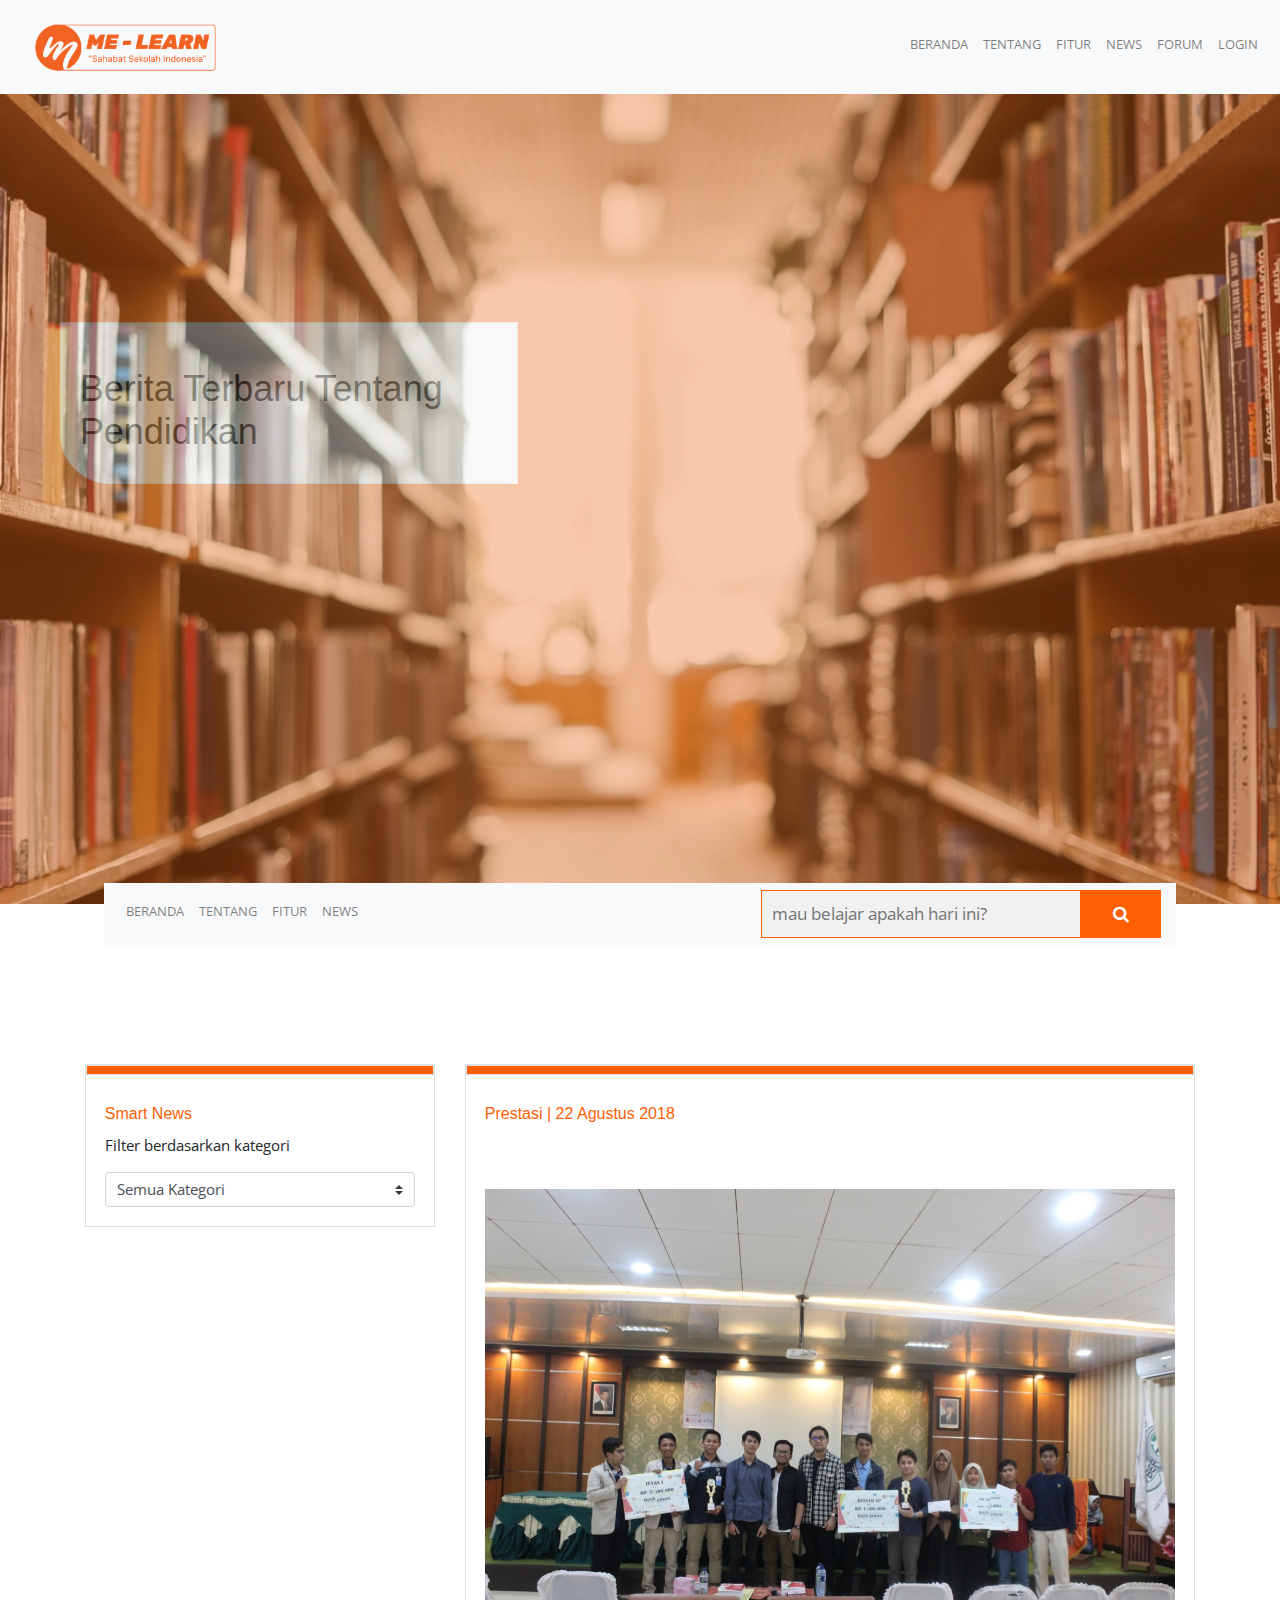
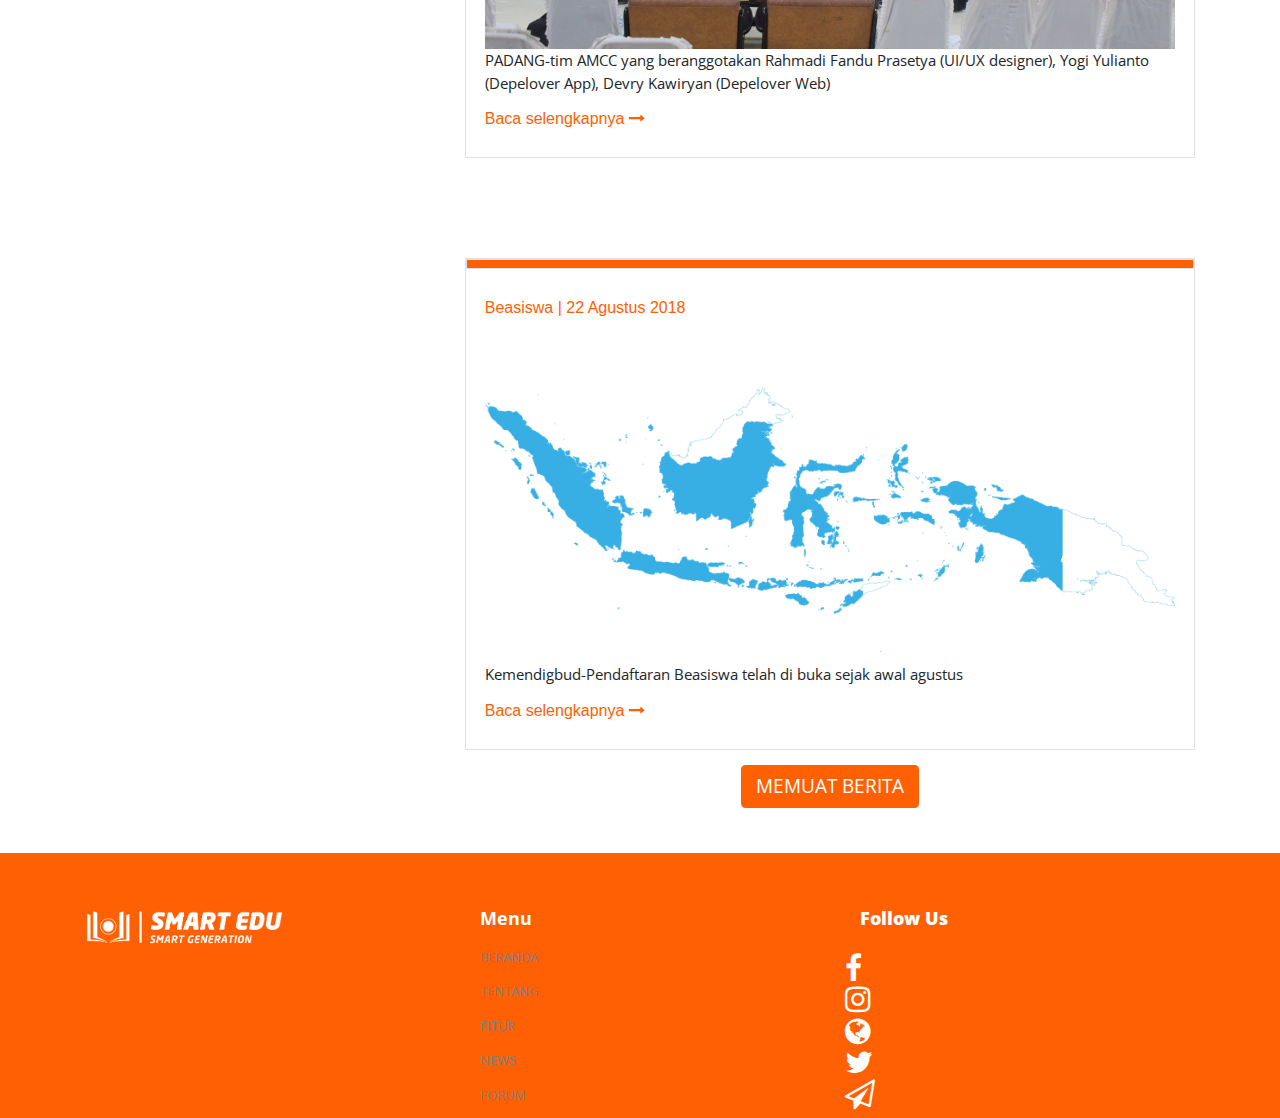
<file: news-page/news.html>
<!DOCTYPE html>
<html lang="en">

<head>
    <meta charset="UTF-8">
    <meta name="viewport" content="width=device-width, initial-scale=1.0">
    <meta http-equiv="X-UA-Compatible" content="ie=edge">
    <title>News Page</title>
    <link rel="stylesheet" href="./assets/bootstrap/css/bootstrap.css">
    <link rel="stylesheet" href="./assets/smartedu/css/smartedu1.css">
    <!-- w3 School -->
    <link rel="stylesheet" href="https://www.w3schools.com/w3css/4/w3.css">
    <!-- Font -->
    <link rel="stylesheet" type="text/css" href="//fonts.googleapis.com/css?family=Open+Sans" />
    <!-- awesome -->
    <link rel="stylesheet" href="font-awesome.min.css">
</head>

<body class="">
    <header>
        <nav class="navbar navbar-expand-lg navbar-light bg-light sticky-top">
            <a class="navbar-brand" href=""></a>
            <div class="img-brand mb-2 mt-2">
                <img src="assets/images/banner/LogoMe-Learn.png">
            </div>
            <button class="navbar-toggler" type="button" data-toggle="collapse" data-target="#navbarNavDropdown" aria-controls="navbarNavDropdown" aria-expanded="false" aria-label="Toggle navigation">
                <span class="navbar-toggler-icon"></span>
            </button>
            <div class="collapse navbar-collapse" id="navbarNavDropdown">
                <ul class="navbar-nav ml-auto">
                    <li class="nav-item ">
                        <a class="nav-link" href="#">Beranda</a>
                    </li>
                    <li class="nav-item">
                        <a class="nav-link" href="#">Tentang</a>
                    </li>
                    <li class="nav-item">
                        <a class="nav-link" href="#">Fitur</a>
                    </li>
                    <li class="nav-item">
                        <a class="nav-link" href="#">News</a>
                    </li>
                    <li class="nav-item">
                        <a class="nav-link" href="#">Forum</a>
                    </li>
                    <li class="nav-item">
                        <a class="nav-link" href="#">Login</a>
                    </li>
                </ul>
            </div>
        </nav>
    </header>
    <section>
        <div class="bg-img">
            <div class="banner-description">
                <div class="col-sm-5">
                    <div class="card pt-3 bp-3 ml-5">
                        <div class="card-body">
                            <h1 class="card-title">Berita Terbaru Tentang Pendidikan</h1>
                        </div>
                    </div>
                </div>
            </div>
        </div>
    </section>
    <!-- navbar card -->
    <section>
        <div class="container">
            <div class="navigasi">
                <div class="card-body">
                    <nav class="navbar navbar-expand-lg navbar-light bg-light">
                        <ul class="navbar-nav mr-auto">
                            <li class="nav-item">
                                <a class="nav-link" href="#">BERANDA <span class="sr-only">(current)</span></a>
                            </li>
                            <li class="nav-item">
                                <a class="nav-link" href="#">TENTANG </a>
                            </li>
                            <li class="nav-item">
                                <a class="nav-link " href="#" tabindex="-1" aria-disabled="true">FITUR </a>
                            </li>
                            <li class="nav-item">
                                <a class="nav-link" href="#" tabindex="-1" aria-disabled="true">NEWS </a>
                            </li>
                        </ul>
                        <div class="search">
                            <form class="example" action="/action_page.php">
                                <input type="text" placeholder="mau belajar apakah hari ini?" name="search2">
                                <button type="submit"><i class="fa fa-search"></i></button>
                            </form>
                        </div>
                    </nav>
                </div>
            </div>
        </div>
    </section>
    <section>
        <div class="container">
            <div class="row">
                <div class="col-sm-4">
                    <div class="card" style="border-radius: 0 0 0 0;">
                        <div class="border">
                        </div>
                        <div class="card-body">
                            <h6 class="card-title">Smart News</h6>
                            <p class="card-text">Filter berdasarkan kategori</p>
                            <select class="custom-select">
                                <option selected>Semua Kategori</option>
                                <option value="1">One</option>
                                <option value="2">Two</option>
                                <option value="3">Three</option>
                            </select>
                        </div>
                    </div>
                </div>
                <div class="col-md-8 col-sm-8">
                    <div class="card" style="border-radius: 0 0 0 0;">
                        <div class="border">
                        </div>
                        <div class="card-body">
                            <h6>Prestasi | 22 Agustus 2018</h6>
                            <h5 class="card-title"><b>Team AMCC berhasil meraih juara 1 di ajang Hackthon politeknik negri Padang</b></h5>
                            <div class="img">
                                <img src="hackton.jpeg">
                            </div>
                            <p>PADANG-tim AMCC yang beranggotakan Rahmadi Fandu Prasetya (UI/UX designer), Yogi Yulianto (Depelover App), Devry Kawiryan (Depelover Web)</p>
                            <a class="read" href="#"><h6>Baca selengkapnya <i class="fa fa-long-arrow-right" aria-hidden="true"></i></h6>
                                
                            </a>
                        </div>
                    </div>
                </div>
            </div>
            <div class="row">
                <div class="col-sm-4">
                </div>
                <div class="col-md-8 col-sm-8">
                    <div class="card" style="border-radius: 0 0 0 0;">
                        <div class="border">
                        </div>
                        <div class="card-body">
                            <h6>Beasiswa | 22 Agustus 2018</h6>
                            <h5 class="card-title"><b>Beasiswa nusantara untuk SD/SMP/SMA hingga Kuliah</b></h5>
                            <div class="img">
                                <img src="beasiswa.png">
                            </div>
                            <p>Kemendigbud-Pendaftaran Beasiswa telah di buka sejak awal agustus</p>
                            <a class="read" href="#"><h6>Baca selengkapnya <i class="fa fa-long-arrow-right" aria-hidden="true"></i></h6>
                            </a>
                        </div>
                    </div>
                    <div class="d-flex justify-content-center">
                        <button type="button" class="btn btn-lg sm-btn-orange mt-3">MEMUAT BERITA</button>
                    </div>
                </div>
            </div>
        </div>
    </section>
    <section>
        <div class="footer mt-5">
            <div class="container">
                <div class="row">
                    <div class="col-md-3">
                        <div class="img-footer mt-5 mb-5">
                            <img src="assets/images/banner/logo white smart edu right copy.png">
                        </div>
                    </div>
                    <div class="col-md-1 d-none d-md-block mt-5">
                        <div class="vl"></div>
                    </div>
                    <div class="col-md-3 mt-5">
                        <div class="menu">
                            <h5><b>Menu</b></h5>
                            <a class="nav-link" href="#">Beranda</a>
                            <a class="nav-link" href="#">Tentang</a>
                            <a class="nav-link" href="#">Fitur</a>
                            <a class="nav-link" href="#">News</a>
                            <a class="nav-link" href="#">Forum</a>
                        </div>
                    </div>
                    <div class="col-md-1 d-none d-md-block mt-5">
                        <div class="vl"></div>
                    </div>
                    <div class="col-md-4 mt-5">
                        <div class="follow">
                            <h5><b>Follow Us</b></h5>
                            <div class="ikon mt-4">
                                <i class="fa fa-facebook fa-2x"></i><br>
                                <i class="fa fa-instagram fa-2x"></i><br>
                                <i class="fa fa-globe fa-2x"></i><br>
                                <i class="fa fa-twitter fa-2x"></i><br>
                                <i class="fa fa-paper-plane-o fa-2x"></i>
                            </div>
                        </div>
                    </div>
                </div>
            </div>
        </div>
    </section>
</body>
<script src="https://code.jquery.com/jquery-3.3.1.slim.min.js" integrity="sha384-q8i/X+965DzO0rT7abK41JStQIAqVgRVzpbzo5smXKp4YfRvH+8abtTE1Pi6jizo" crossorigin="anonymous"></script>
<script src="https://cdnjs.cloudflare.com/ajax/libs/popper.js/1.14.7/umd/popper.min.js" integrity="sha384-UO2eT0CpHqdSJQ6hJty5KVphtPhzWj9WO1clHTMGa3JDZwrnQq4sF86dIHNDz0W1" crossorigin="anonymous"></script>
<script src="./assets/bootstrap/js/bootstrap.js" charset="utf-8"></script>
<!-- owl js -->

</html>
</file>
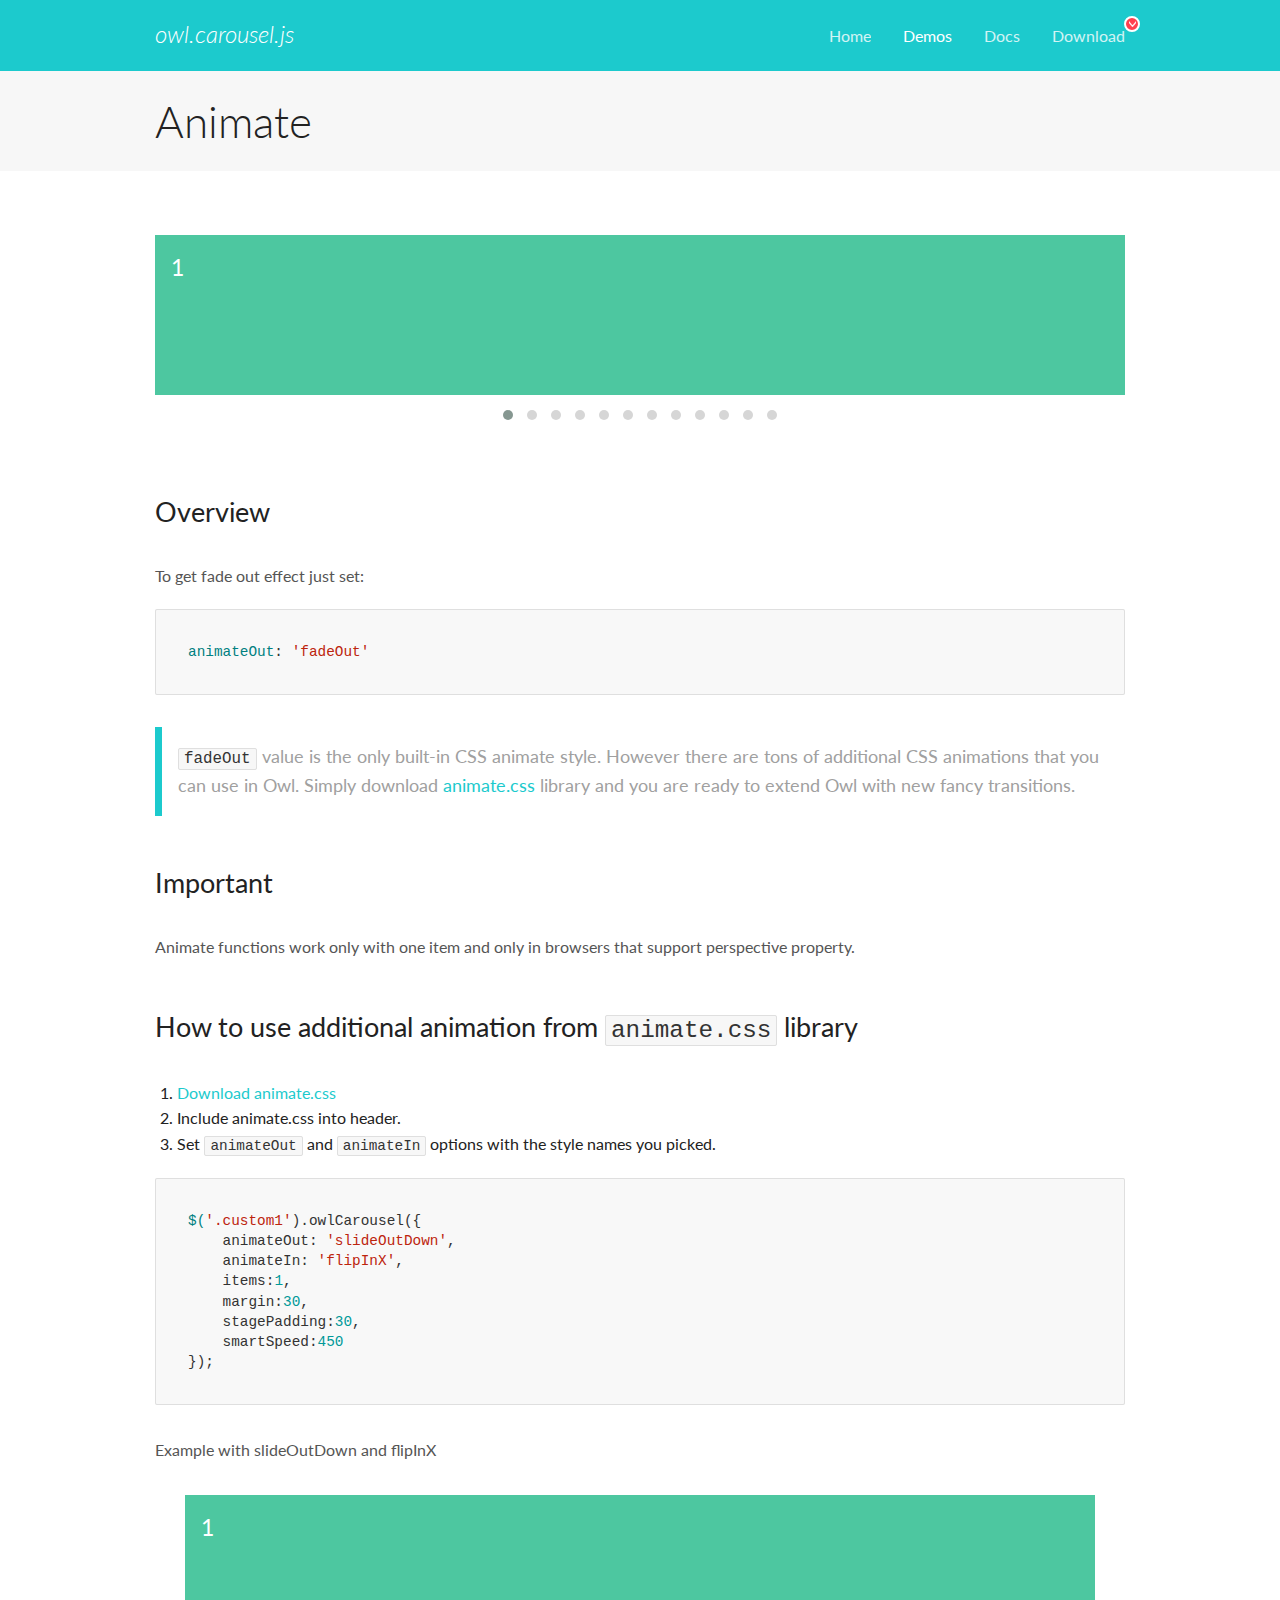
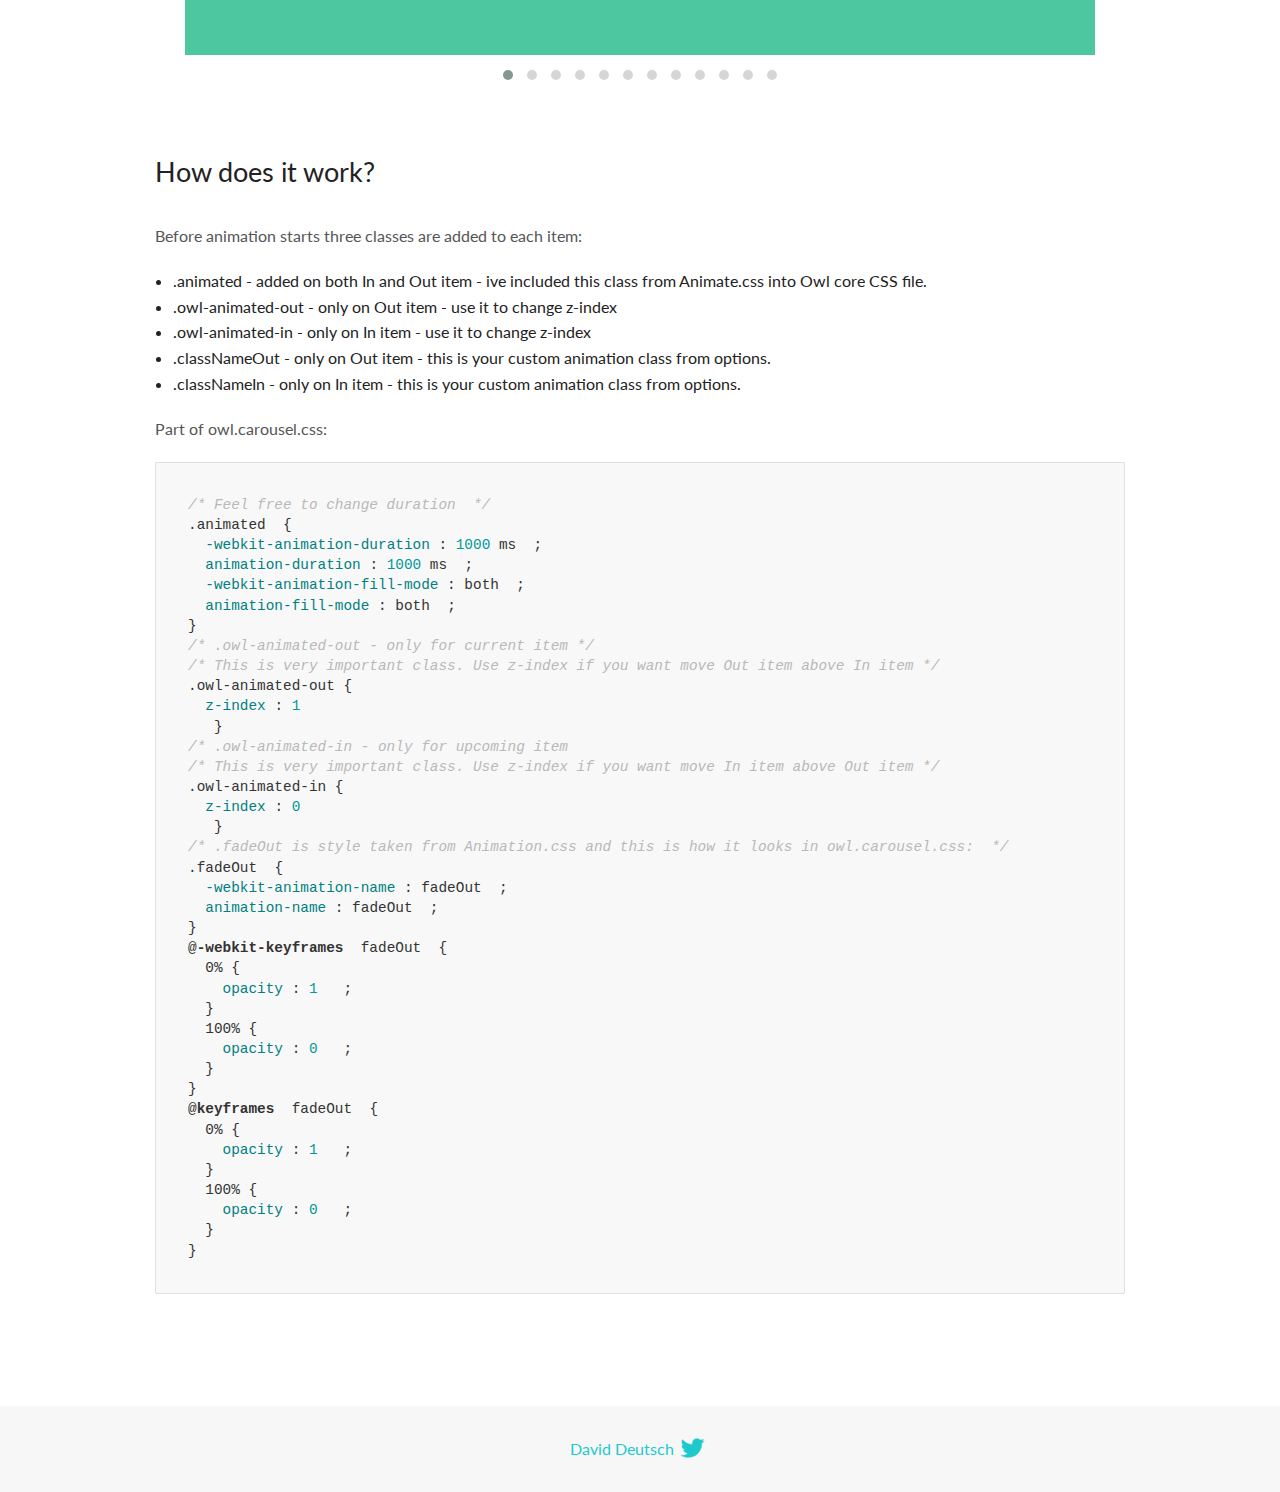
<file: news-page/assets/OwlCarousel/docs/demos/animate.html>
<!DOCTYPE html>
<html lang="en">
  <head>

    <!-- head -->
    <meta charset="utf-8">
    <meta name="msapplication-tap-highlight" content="no" />
    <meta name="viewport" content="width=device-width, initial-scale=1.0" />
    <meta name="description" content="Animate carousel">
    <meta name="author" content="David Deutsch">
    <title>
      Animate Demo | Owl Carousel | 2.3.4
    </title>

    <!-- Stylesheets -->
    <link href='https://fonts.googleapis.com/css?family=Lato:300,400,700,400italic,300italic' rel='stylesheet' type='text/css'>
    <link rel="stylesheet" href="../assets/css/docs.theme.min.css">

    <!-- Owl Stylesheets -->
    <link rel="stylesheet" href="../assets/owlcarousel/assets/owl.carousel.min.css">
    <link rel="stylesheet" href="../assets/owlcarousel/assets/owl.theme.default.min.css">

    <!-- HTML5 shim and Respond.js IE8 support of HTML5 elements and media queries -->

    <!--[if lt IE 9]>
      <script src="https://oss.maxcdn.com/libs/html5shiv/3.7.0/html5shiv.js"></script>
      <script src="https://oss.maxcdn.com/libs/respond.js/1.3.0/respond.min.js"></script>
    <![endif]-->

    <!-- Favicons -->
    <link rel="apple-touch-icon-precomposed" sizes="144x144" href="../assets/ico/apple-touch-icon-144-precomposed.png">
    <link rel="shortcut icon" href="../assets/ico/favicon.png">
    <link rel="shortcut icon" href="favicon.ico">

    <!-- Yeah i know js should not be in header. Its required for demos.-->

    <!-- javascript -->
    <script src="../assets/vendors/jquery.min.js"></script>
    <script src="../assets/owlcarousel/owl.carousel.js"></script>
  </head>
  <body>

    <!-- header -->
    <header class="header">
      <div class="row">
        <div class="large-12 columns">
          <div class="brand left">
            <h3>
              <a href="/OwlCarousel2/">owl.carousel.js</a> 
            </h3>
          </div>
          <a id="toggle-nav" class="right">
            <span></span> <span></span> <span></span> 
          </a> 
          <div class="nav-bar">
            <ul class="clearfix">
              <li> <a href="/OwlCarousel2/index.html">Home</a>  </li>
              <li class="active">
                <a href="/OwlCarousel2/demos/demos.html">Demos</a> 
              </li>
              <li> <a href="/OwlCarousel2/docs/started-welcome.html">Docs</a>  </li>
              <li>
                <a href="https://github.com/OwlCarousel2/OwlCarousel2/archive/2.3.4.zip">Download</a> 
                <span class="download"></span> 
              </li>
            </ul>
          </div>
        </div>
      </div>
    </header>

    <!-- title -->
    <section class="title">
      <div class="row">
        <div class="large-12 columns">
          <h1>Animate</h1>
        </div>
      </div>
    </section>

    <!--  Demos -->
    <section id="demos">
      <div class="row">
        <div class="large-12 columns">
          <div class="fadeOut owl-carousel owl-theme">
            <div class="item">
              <h4>1</h4>
            </div>
            <div class="item">
              <h4>2</h4>
            </div>
            <div class="item">
              <h4>3</h4>
            </div>
            <div class="item">
              <h4>4</h4>
            </div>
            <div class="item">
              <h4>5</h4>
            </div>
            <div class="item">
              <h4>6</h4>
            </div>
            <div class="item">
              <h4>7</h4>
            </div>
            <div class="item">
              <h4>8</h4>
            </div>
            <div class="item">
              <h4>9</h4>
            </div>
            <div class="item">
              <h4>10</h4>
            </div>
            <div class="item">
              <h4>11</h4>
            </div>
            <div class="item">
              <h4>12</h4>
            </div>
          </div>
          <h3 id="overview">Overview</h3>
          <p>To get fade out effect just set:</p>
          <pre><code>animateOut: &#39;fadeOut&#39;</code></pre>
          <blockquote>
            <p><code>fadeOut</code> value is the only built-in CSS animate style. However there are tons of additional CSS animations that you can use in Owl. Simply download
              <a href="https://daneden.github.io/animate.css/">animate.css</a>  library and you are ready to extend Owl with new fancy transitions.</p>
          </blockquote>
          <h3 id="important">Important</h3>
          <p>Animate functions work only with one item and only in browsers that support perspective property.</p>
          <h3 id="how-to-use-additional-animation-from-animate-css-library">How to use additional animation from <code>animate.css</code> library</h3>
          <ol>
            <li> <a href="https://daneden.github.io/animate.css/">Download animate.css</a>  </li>
            <li>Include animate.css into header.</li>
            <li>Set <code>animateOut</code> and <code>animateIn</code> options with the style names you picked.</li>
          </ol>
          <pre><code>$(&#39;.custom1&#39;).owlCarousel({
    animateOut: &#39;slideOutDown&#39;,
    animateIn: &#39;flipInX&#39;,
    items:1,
    margin:30,
    stagePadding:30,
    smartSpeed:450
});</code></pre>
          <p>Example with slideOutDown and flipInX</p>
          <div class="custom1 owl-carousel owl-theme">
            <div class="item">
              <h4>1</h4>
            </div>
            <div class="item">
              <h4>2</h4>
            </div>
            <div class="item">
              <h4>3</h4>
            </div>
            <div class="item">
              <h4>4</h4>
            </div>
            <div class="item">
              <h4>5</h4>
            </div>
            <div class="item">
              <h4>6</h4>
            </div>
            <div class="item">
              <h4>7</h4>
            </div>
            <div class="item">
              <h4>8</h4>
            </div>
            <div class="item">
              <h4>9</h4>
            </div>
            <div class="item">
              <h4>10</h4>
            </div>
            <div class="item">
              <h4>11</h4>
            </div>
            <div class="item">
              <h4>12</h4>
            </div>
          </div>
          <h3 id="how-does-it-work-">How does it work?</h3>
          <p>Before animation starts three classes are added to each item:</p>
          <ul>
            <li>.animated - added on both In and Out item - ive included this class from Animate.css into Owl core CSS file.</li>
            <li>.owl-animated-out - only on Out item - use it to change z-index</li>
            <li>.owl-animated-in - only on In item - use it to change z-index</li>
            <li>.classNameOut - only on Out item - this is your custom animation class from options.</li>
            <li>.classNameIn - only on In item - this is your custom animation class from options.</li>
          </ul>
          <p>Part of owl.carousel.css:</p>
          <pre><code class="language-css"><span class="comment">/* Feel free to change duration  */</span> 
<span class="class">.animated</span>  <span class="rules">{
  <span class="rule"><span class="attribute">-webkit-animation-duration</span> :<span class="value"> <span class="number">1000</span> ms</span> </span> ;
  <span class="rule"><span class="attribute">animation-duration</span> :<span class="value"> <span class="number">1000</span> ms</span> </span> ;
  <span class="rule"><span class="attribute">-webkit-animation-fill-mode</span> :<span class="value"> both</span> </span> ;
  <span class="rule"><span class="attribute">animation-fill-mode</span> :<span class="value"> both</span> </span> ;
<span class="rule">}</span> </span> 
<span class="comment">/* .owl-animated-out - only for current item */</span> 
<span class="comment">/* This is very important class. Use z-index if you want move Out item above In item */</span> 
<span class="class">.owl-animated-out</span> <span class="rules">{
  <span class="rule"><span class="attribute">z-index</span> :<span class="value"> <span class="number">1</span> 
</span> </span> </span> }
<span class="comment">/* .owl-animated-in - only for upcoming item
/* This is very important class. Use z-index if you want move In item above Out item */</span> 
<span class="class">.owl-animated-in</span> <span class="rules">{
  <span class="rule"><span class="attribute">z-index</span> :<span class="value"> <span class="number">0</span> 
</span> </span> </span> }
<span class="comment">/* .fadeOut is style taken from Animation.css and this is how it looks in owl.carousel.css:  */</span> 
<span class="class">.fadeOut</span>  <span class="rules">{
  <span class="rule"><span class="attribute">-webkit-animation-name</span> :<span class="value"> fadeOut</span> </span> ;
  <span class="rule"><span class="attribute">animation-name</span> :<span class="value"> fadeOut</span> </span> ;
<span class="rule">}</span> </span> 
<span class="at_rule">@<span class="keyword">-webkit-keyframes</span>  fadeOut </span> {
  0% <span class="rules">{
    <span class="rule"><span class="attribute">opacity</span> :<span class="value"> <span class="number">1</span> </span> </span> ;
  <span class="rule">}</span> </span> 
  100% <span class="rules">{
    <span class="rule"><span class="attribute">opacity</span> :<span class="value"> <span class="number">0</span> </span> </span> ;
  <span class="rule">}</span> </span> 
}
<span class="at_rule">@<span class="keyword">keyframes</span>  fadeOut </span> {
  0% <span class="rules">{
    <span class="rule"><span class="attribute">opacity</span> :<span class="value"> <span class="number">1</span> </span> </span> ;
  <span class="rule">}</span> </span> 
  100% <span class="rules">{
    <span class="rule"><span class="attribute">opacity</span> :<span class="value"> <span class="number">0</span> </span> </span> ;
  <span class="rule">}</span> </span> 
}</code></pre>
          <link rel="stylesheet" href="../assets/css/animate.css">
          <script>
            jQuery(document).ready(function($) {
              $('.fadeOut').owlCarousel({
                items: 1,
                animateOut: 'fadeOut',
                loop: true,
                margin: 10,
              });
              $('.custom1').owlCarousel({
                animateOut: 'slideOutDown',
                animateIn: 'flipInX',
                items: 1,
                margin: 30,
                stagePadding: 30,
                smartSpeed: 450
              });
            });
          </script>
        </div>
      </div>
    </section>

    <!-- footer -->
    <footer class="footer">
      <div class="row">
        <div class="large-12 columns">
          <h5>
            <a href="/OwlCarousel2/docs/support-contact.html">David Deutsch</a> 
            <a id="custom-tweet-button" href="https://twitter.com/share?url=https://github.com/OwlCarousel2/OwlCarousel2&text=Owl Carousel - This is so awesome! " target="_blank"></a> 
          </h5>
        </div>
      </div>
    </footer>

    <!-- vendors -->
    <script src="../assets/vendors/highlight.js"></script>
    <script src="../assets/js/app.js"></script>
  </body>
</html>
</file>
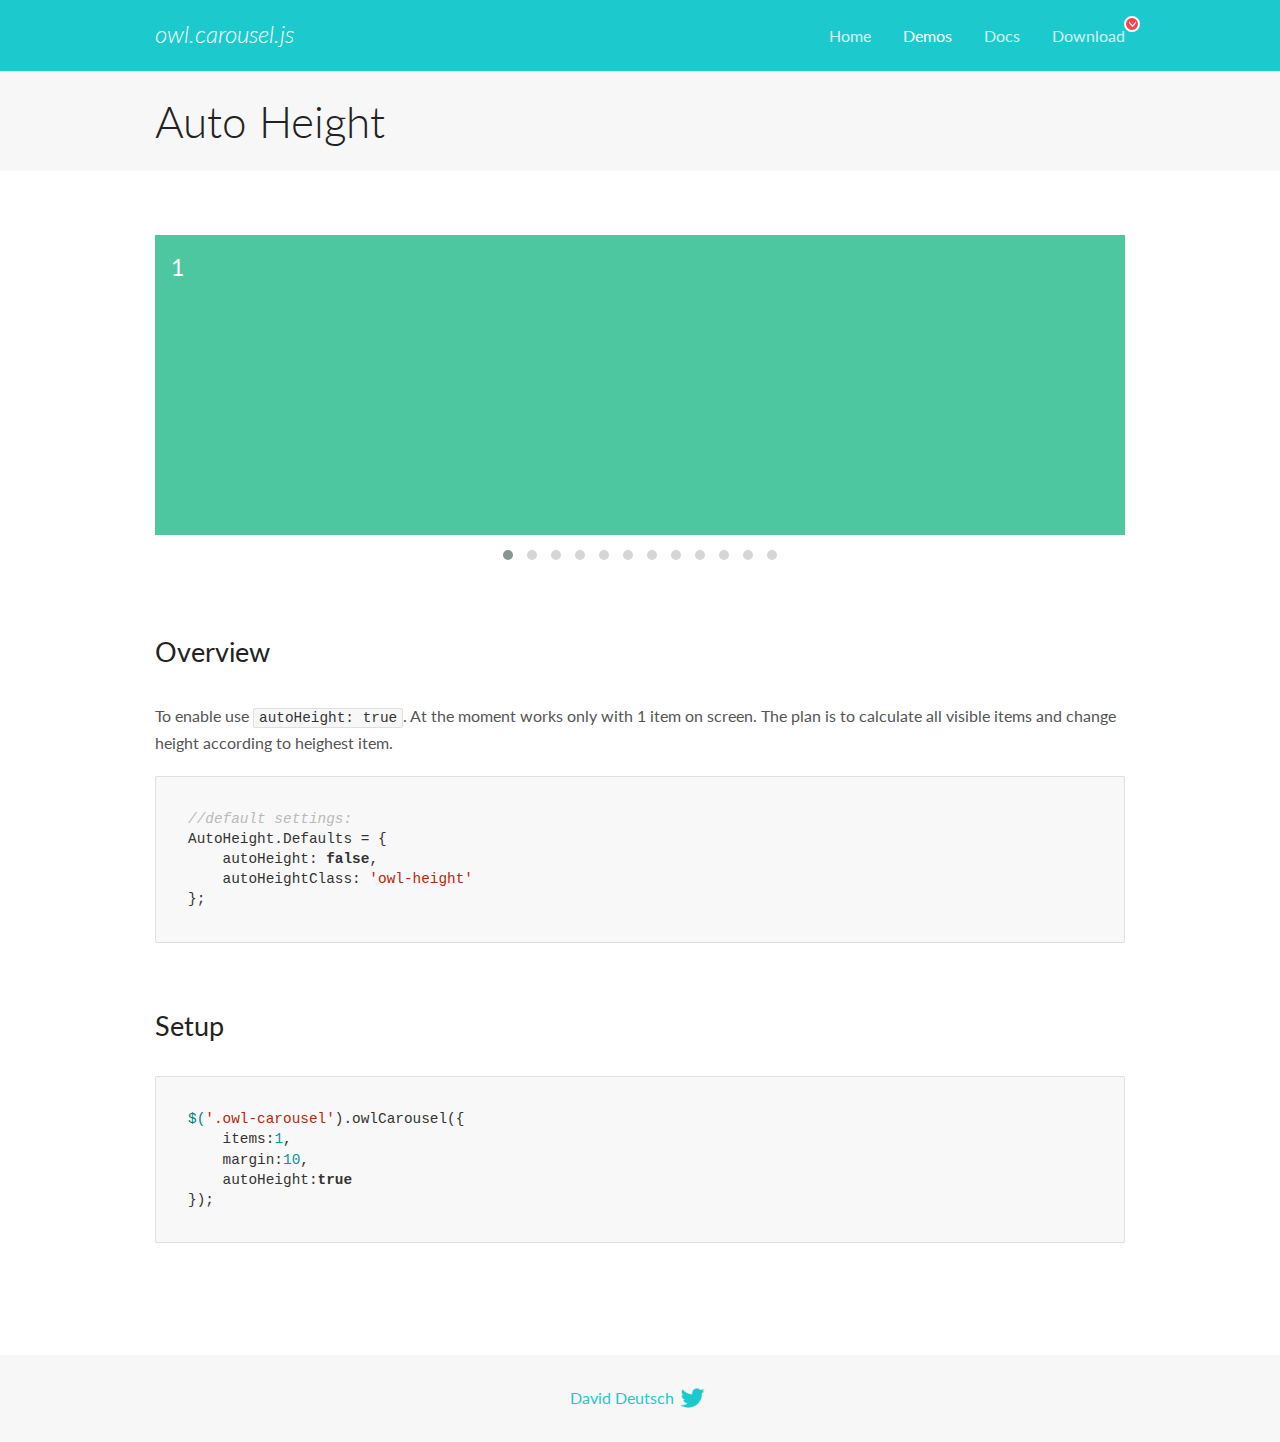
<file: news-page/assets/OwlCarousel/docs/demos/autoheight.html>
<!DOCTYPE html>
<html lang="en">
  <head>

    <!-- head -->
    <meta charset="utf-8">
    <meta name="msapplication-tap-highlight" content="no" />
    <meta name="viewport" content="width=device-width, initial-scale=1.0" />
    <meta name="description" content="autoHeight usage demo">
    <meta name="author" content="David Deutsch">
    <title>
      Auto Height Demo | Owl Carousel | 2.3.4
    </title>

    <!-- Stylesheets -->
    <link href='https://fonts.googleapis.com/css?family=Lato:300,400,700,400italic,300italic' rel='stylesheet' type='text/css'>
    <link rel="stylesheet" href="../assets/css/docs.theme.min.css">

    <!-- Owl Stylesheets -->
    <link rel="stylesheet" href="../assets/owlcarousel/assets/owl.carousel.min.css">
    <link rel="stylesheet" href="../assets/owlcarousel/assets/owl.theme.default.min.css">

    <!-- HTML5 shim and Respond.js IE8 support of HTML5 elements and media queries -->

    <!--[if lt IE 9]>
      <script src="https://oss.maxcdn.com/libs/html5shiv/3.7.0/html5shiv.js"></script>
      <script src="https://oss.maxcdn.com/libs/respond.js/1.3.0/respond.min.js"></script>
    <![endif]-->

    <!-- Favicons -->
    <link rel="apple-touch-icon-precomposed" sizes="144x144" href="../assets/ico/apple-touch-icon-144-precomposed.png">
    <link rel="shortcut icon" href="../assets/ico/favicon.png">
    <link rel="shortcut icon" href="favicon.ico">

    <!-- Yeah i know js should not be in header. Its required for demos.-->

    <!-- javascript -->
    <script src="../assets/vendors/jquery.min.js"></script>
    <script src="../assets/owlcarousel/owl.carousel.js"></script>
  </head>
  <body>

    <!-- header -->
    <header class="header">
      <div class="row">
        <div class="large-12 columns">
          <div class="brand left">
            <h3>
              <a href="/OwlCarousel2/">owl.carousel.js</a> 
            </h3>
          </div>
          <a id="toggle-nav" class="right">
            <span></span> <span></span> <span></span> 
          </a> 
          <div class="nav-bar">
            <ul class="clearfix">
              <li> <a href="/OwlCarousel2/index.html">Home</a>  </li>
              <li class="active">
                <a href="/OwlCarousel2/demos/demos.html">Demos</a> 
              </li>
              <li> <a href="/OwlCarousel2/docs/started-welcome.html">Docs</a>  </li>
              <li>
                <a href="https://github.com/OwlCarousel2/OwlCarousel2/archive/2.3.4.zip">Download</a> 
                <span class="download"></span> 
              </li>
            </ul>
          </div>
        </div>
      </div>
    </header>

    <!-- title -->
    <section class="title">
      <div class="row">
        <div class="large-12 columns">
          <h1>Auto Height</h1>
        </div>
      </div>
    </section>

    <!--  Demos -->
    <section id="demos">
      <div class="row">
        <div class="large-12 columns">
          <div class="owl-carousel owl-theme">
            <div class="item" style="height:300px">
              <h4>1</h4>
            </div>
            <div class="item" style="height:100px">
              <h4>2</h4>
            </div>
            <div class="item" style="height:500px">
              <h4>3</h4>
            </div>
            <div class="item" style="height:250px">
              <h4>4</h4>
            </div>
            <div class="item" style="height:400px">
              <h4>5</h4>
            </div>
            <div class="item" style="height:500px">
              <h4>6</h4>
            </div>
            <div class="item" style="height:600px">
              <h4>7</h4>
            </div>
            <div class="item" style="height:400px">
              <h4>8</h4>
            </div>
            <div class="item" style="height:300px">
              <h4>9</h4>
            </div>
            <div class="item" style="height:350px">
              <h4>10</h4>
            </div>
            <div class="item" style="height:200px">
              <h4>11</h4>
            </div>
            <div class="item" style="height:150px">
              <h4>12</h4>
            </div>
          </div>
          <h3 id="overview">Overview</h3>
          <p>To enable use <code>autoHeight: true</code>. At the moment works only with 1 item on screen. The plan is to calculate all visible items and change height according to heighest item.</p>
          <pre><code>//default settings:
AutoHeight.Defaults = {
    autoHeight: false,
    autoHeightClass: &#39;owl-height&#39;
};</code></pre>
          <h3 id="setup">Setup</h3>
          <pre><code>$(&#39;.owl-carousel&#39;).owlCarousel({
    items:1,
    margin:10,
    autoHeight:true
});</code></pre>
          <script>
            $(document).ready(function() {
              $('.owl-carousel').owlCarousel({
                items: 1,
                margin: 10,
                autoHeight: true
              });
            })
          </script>
        </div>
      </div>
    </section>

    <!-- footer -->
    <footer class="footer">
      <div class="row">
        <div class="large-12 columns">
          <h5>
            <a href="/OwlCarousel2/docs/support-contact.html">David Deutsch</a> 
            <a id="custom-tweet-button" href="https://twitter.com/share?url=https://github.com/OwlCarousel2/OwlCarousel2&text=Owl Carousel - This is so awesome! " target="_blank"></a> 
          </h5>
        </div>
      </div>
    </footer>

    <!-- vendors -->
    <script src="../assets/vendors/highlight.js"></script>
    <script src="../assets/js/app.js"></script>
  </body>
</html>
</file>
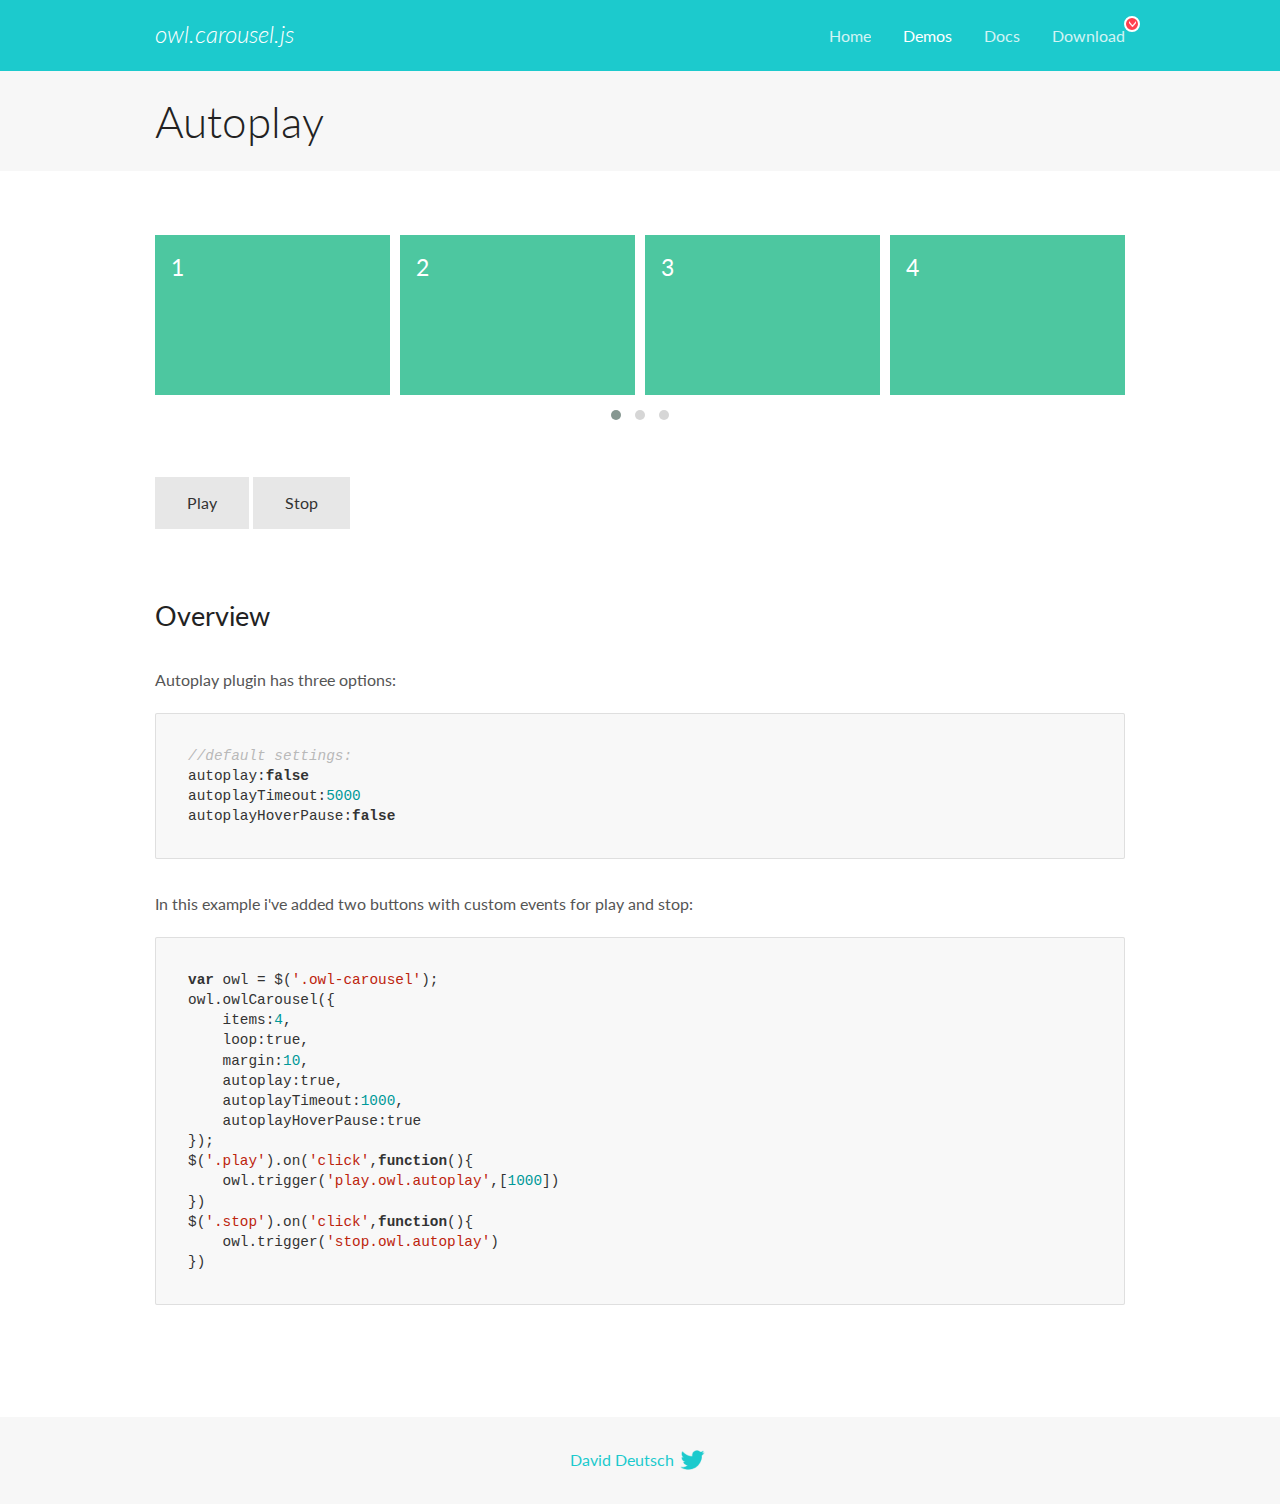
<file: news-page/assets/OwlCarousel/docs/demos/autoplay.html>
<!DOCTYPE html>
<html lang="en">
  <head>

    <!-- head -->
    <meta charset="utf-8">
    <meta name="msapplication-tap-highlight" content="no" />
    <meta name="viewport" content="width=device-width, initial-scale=1.0" />
    <meta name="description" content="Autoplay usage demo">
    <meta name="author" content="David Deutsch">
    <title>
      Autoplay Demo | Owl Carousel | 2.3.4
    </title>

    <!-- Stylesheets -->
    <link href='https://fonts.googleapis.com/css?family=Lato:300,400,700,400italic,300italic' rel='stylesheet' type='text/css'>
    <link rel="stylesheet" href="../assets/css/docs.theme.min.css">

    <!-- Owl Stylesheets -->
    <link rel="stylesheet" href="../assets/owlcarousel/assets/owl.carousel.min.css">
    <link rel="stylesheet" href="../assets/owlcarousel/assets/owl.theme.default.min.css">

    <!-- HTML5 shim and Respond.js IE8 support of HTML5 elements and media queries -->

    <!--[if lt IE 9]>
      <script src="https://oss.maxcdn.com/libs/html5shiv/3.7.0/html5shiv.js"></script>
      <script src="https://oss.maxcdn.com/libs/respond.js/1.3.0/respond.min.js"></script>
    <![endif]-->

    <!-- Favicons -->
    <link rel="apple-touch-icon-precomposed" sizes="144x144" href="../assets/ico/apple-touch-icon-144-precomposed.png">
    <link rel="shortcut icon" href="../assets/ico/favicon.png">
    <link rel="shortcut icon" href="favicon.ico">

    <!-- Yeah i know js should not be in header. Its required for demos.-->

    <!-- javascript -->
    <script src="../assets/vendors/jquery.min.js"></script>
    <script src="../assets/owlcarousel/owl.carousel.js"></script>
  </head>
  <body>

    <!-- header -->
    <header class="header">
      <div class="row">
        <div class="large-12 columns">
          <div class="brand left">
            <h3>
              <a href="/OwlCarousel2/">owl.carousel.js</a> 
            </h3>
          </div>
          <a id="toggle-nav" class="right">
            <span></span> <span></span> <span></span> 
          </a> 
          <div class="nav-bar">
            <ul class="clearfix">
              <li> <a href="/OwlCarousel2/index.html">Home</a>  </li>
              <li class="active">
                <a href="/OwlCarousel2/demos/demos.html">Demos</a> 
              </li>
              <li> <a href="/OwlCarousel2/docs/started-welcome.html">Docs</a>  </li>
              <li>
                <a href="https://github.com/OwlCarousel2/OwlCarousel2/archive/2.3.4.zip">Download</a> 
                <span class="download"></span> 
              </li>
            </ul>
          </div>
        </div>
      </div>
    </header>

    <!-- title -->
    <section class="title">
      <div class="row">
        <div class="large-12 columns">
          <h1>Autoplay</h1>
        </div>
      </div>
    </section>

    <!--  Demos -->
    <section id="demos">
      <div class="row">
        <div class="large-12 columns">
          <div class="owl-carousel owl-theme">
            <div class="item">
              <h4>1</h4>
            </div>
            <div class="item">
              <h4>2</h4>
            </div>
            <div class="item">
              <h4>3</h4>
            </div>
            <div class="item">
              <h4>4</h4>
            </div>
            <div class="item">
              <h4>5</h4>
            </div>
            <div class="item">
              <h4>6</h4>
            </div>
            <div class="item">
              <h4>7</h4>
            </div>
            <div class="item">
              <h4>8</h4>
            </div>
            <div class="item">
              <h4>9</h4>
            </div>
            <div class="item">
              <h4>10</h4>
            </div>
            <div class="item">
              <h4>11</h4>
            </div>
            <div class="item">
              <h4>12</h4>
            </div>
          </div>
          <a class="button secondary play">Play</a> 
          <a class="button secondary stop">Stop</a> 
          <h3 id="overview">Overview</h3>
          <p>Autoplay plugin has three options:</p>
          <pre><code>//default settings:
autoplay:false
autoplayTimeout:5000
autoplayHoverPause:false</code></pre>
          <p>In this example i&#39;ve added two buttons with custom events for play and stop:</p>
          <pre><code>var owl = $(&#39;.owl-carousel&#39;);
owl.owlCarousel({
    items:4,
    loop:true,
    margin:10,
    autoplay:true,
    autoplayTimeout:1000,
    autoplayHoverPause:true
});
$(&#39;.play&#39;).on(&#39;click&#39;,function(){
    owl.trigger(&#39;play.owl.autoplay&#39;,[1000])
})
$(&#39;.stop&#39;).on(&#39;click&#39;,function(){
    owl.trigger(&#39;stop.owl.autoplay&#39;)
})</code></pre>
          <script>
            $(document).ready(function() {
              var owl = $('.owl-carousel');
              owl.owlCarousel({
                items: 4,
                loop: true,
                margin: 10,
                autoplay: true,
                autoplayTimeout: 1000,
                autoplayHoverPause: true
              });
              $('.play').on('click', function() {
                owl.trigger('play.owl.autoplay', [1000])
              })
              $('.stop').on('click', function() {
                owl.trigger('stop.owl.autoplay')
              })
            })
          </script>
        </div>
      </div>
    </section>

    <!-- footer -->
    <footer class="footer">
      <div class="row">
        <div class="large-12 columns">
          <h5>
            <a href="/OwlCarousel2/docs/support-contact.html">David Deutsch</a> 
            <a id="custom-tweet-button" href="https://twitter.com/share?url=https://github.com/OwlCarousel2/OwlCarousel2&text=Owl Carousel - This is so awesome! " target="_blank"></a> 
          </h5>
        </div>
      </div>
    </footer>

    <!-- vendors -->
    <script src="../assets/vendors/highlight.js"></script>
    <script src="../assets/js/app.js"></script>
  </body>
</html>
</file>
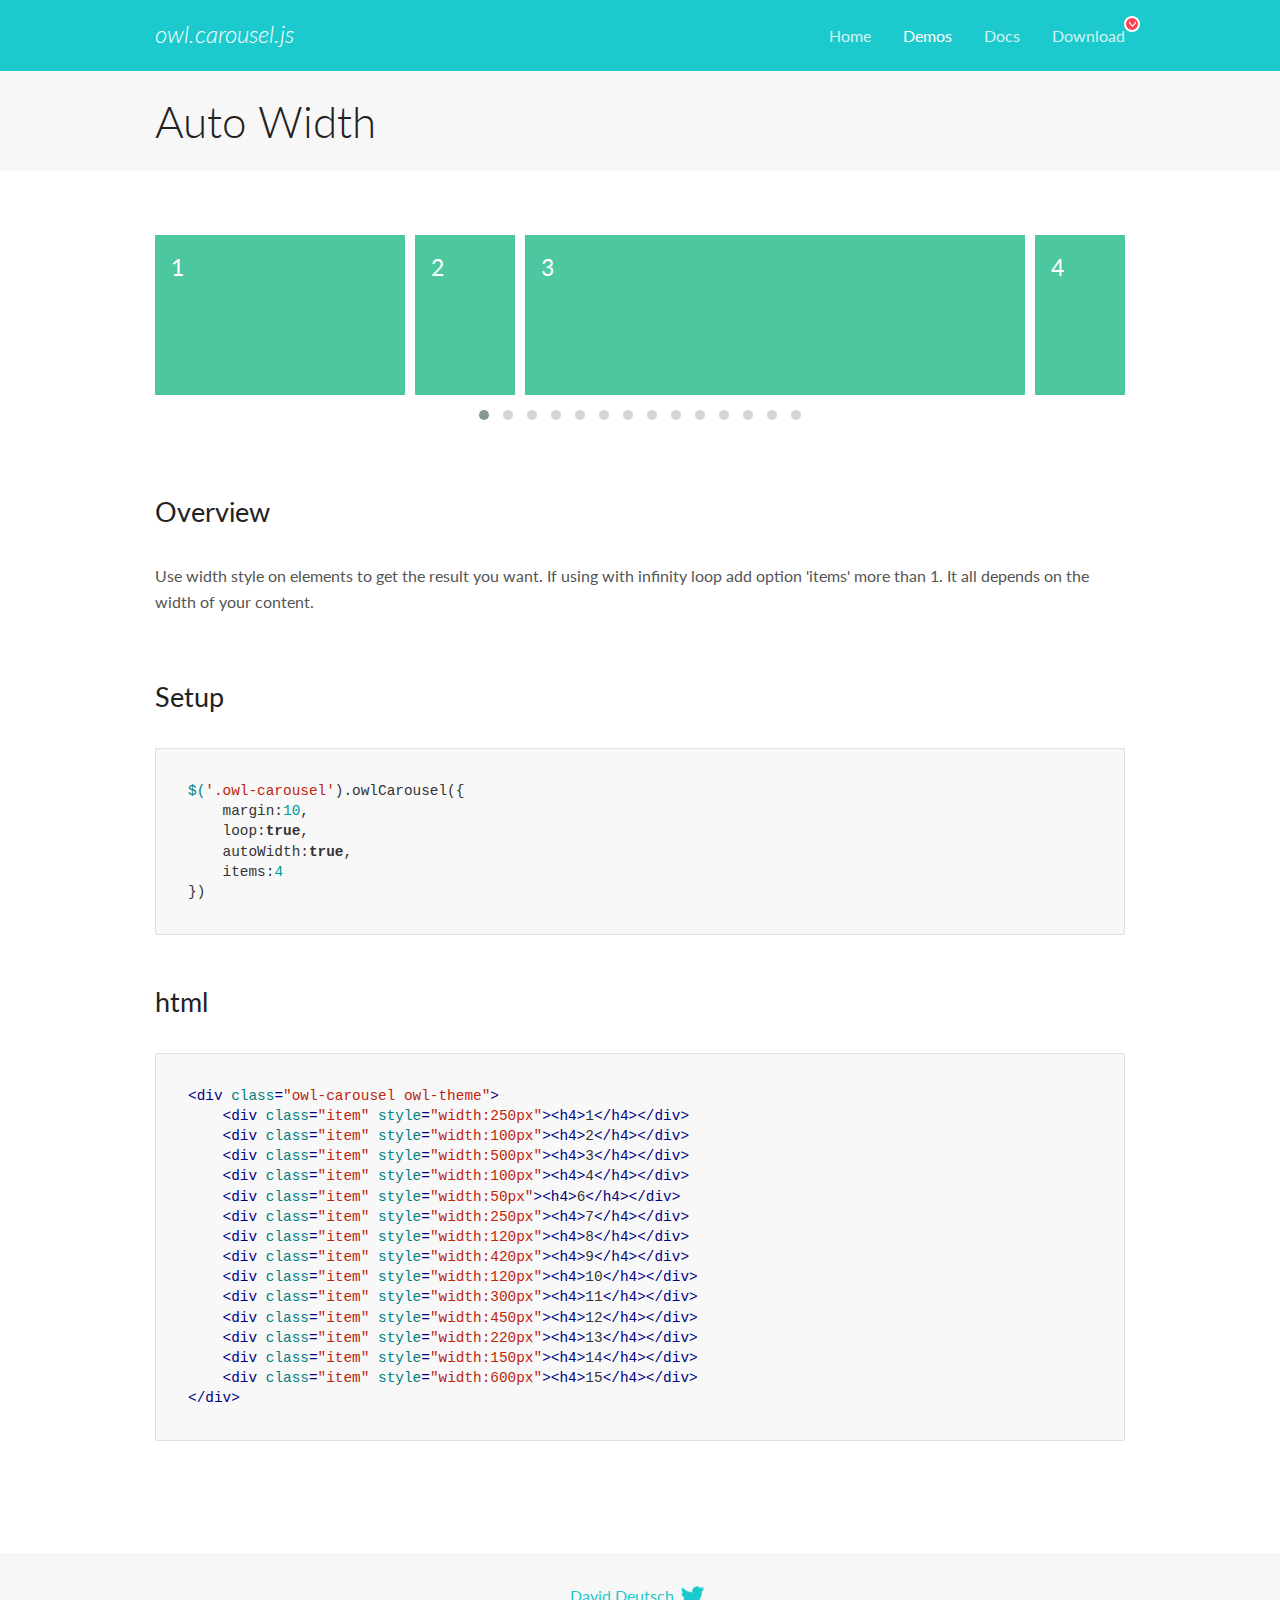
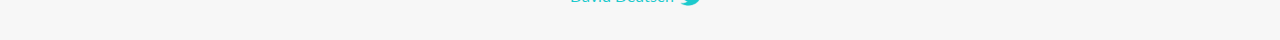
<file: news-page/assets/OwlCarousel/docs/demos/autowidth.html>
<!DOCTYPE html>
<html lang="en">
  <head>

    <!-- head -->
    <meta charset="utf-8">
    <meta name="msapplication-tap-highlight" content="no" />
    <meta name="viewport" content="width=device-width, initial-scale=1.0" />
    <meta name="description" content="Auto Width">
    <meta name="author" content="David Deutsch">
    <title>
      Auto Width Demo | Owl Carousel | 2.3.4
    </title>

    <!-- Stylesheets -->
    <link href='https://fonts.googleapis.com/css?family=Lato:300,400,700,400italic,300italic' rel='stylesheet' type='text/css'>
    <link rel="stylesheet" href="../assets/css/docs.theme.min.css">

    <!-- Owl Stylesheets -->
    <link rel="stylesheet" href="../assets/owlcarousel/assets/owl.carousel.min.css">
    <link rel="stylesheet" href="../assets/owlcarousel/assets/owl.theme.default.min.css">

    <!-- HTML5 shim and Respond.js IE8 support of HTML5 elements and media queries -->

    <!--[if lt IE 9]>
      <script src="https://oss.maxcdn.com/libs/html5shiv/3.7.0/html5shiv.js"></script>
      <script src="https://oss.maxcdn.com/libs/respond.js/1.3.0/respond.min.js"></script>
    <![endif]-->

    <!-- Favicons -->
    <link rel="apple-touch-icon-precomposed" sizes="144x144" href="../assets/ico/apple-touch-icon-144-precomposed.png">
    <link rel="shortcut icon" href="../assets/ico/favicon.png">
    <link rel="shortcut icon" href="favicon.ico">

    <!-- Yeah i know js should not be in header. Its required for demos.-->

    <!-- javascript -->
    <script src="../assets/vendors/jquery.min.js"></script>
    <script src="../assets/owlcarousel/owl.carousel.js"></script>
  </head>
  <body>

    <!-- header -->
    <header class="header">
      <div class="row">
        <div class="large-12 columns">
          <div class="brand left">
            <h3>
              <a href="/OwlCarousel2/">owl.carousel.js</a> 
            </h3>
          </div>
          <a id="toggle-nav" class="right">
            <span></span> <span></span> <span></span> 
          </a> 
          <div class="nav-bar">
            <ul class="clearfix">
              <li> <a href="/OwlCarousel2/index.html">Home</a>  </li>
              <li class="active">
                <a href="/OwlCarousel2/demos/demos.html">Demos</a> 
              </li>
              <li> <a href="/OwlCarousel2/docs/started-welcome.html">Docs</a>  </li>
              <li>
                <a href="https://github.com/OwlCarousel2/OwlCarousel2/archive/2.3.4.zip">Download</a> 
                <span class="download"></span> 
              </li>
            </ul>
          </div>
        </div>
      </div>
    </header>

    <!-- title -->
    <section class="title">
      <div class="row">
        <div class="large-12 columns">
          <h1>Auto Width</h1>
        </div>
      </div>
    </section>

    <!--  Demos -->
    <section id="demos">
      <div class="row">
        <div class="large-12 columns">
          <div class="owl-carousel owl-theme">
            <div class="item" style="width:250px">
              <h4>1</h4>
            </div>
            <div class="item" style="width:100px">
              <h4>2</h4>
            </div>
            <div class="item" style="width:500px">
              <h4>3</h4>
            </div>
            <div class="item" style="width:100px">
              <h4>4</h4>
            </div>
            <div class="item" style="width:50px">
              <h4>6</h4>
            </div>
            <div class="item" style="width:250px">
              <h4>7</h4>
            </div>
            <div class="item" style="width:120px">
              <h4>8</h4>
            </div>
            <div class="item" style="width:420px">
              <h4>9</h4>
            </div>
            <div class="item" style="width:120px">
              <h4>10</h4>
            </div>
            <div class="item" style="width:300px">
              <h4>11</h4>
            </div>
            <div class="item" style="width:450px">
              <h4>12</h4>
            </div>
            <div class="item" style="width:220px">
              <h4>13</h4>
            </div>
            <div class="item" style="width:150px">
              <h4>14</h4>
            </div>
            <div class="item" style="width:600px">
              <h4>15</h4>
            </div>
          </div>
          <h3 id="overview">Overview</h3>
          <p>Use width style on elements to get the result you want. If using with infinity loop add option &#39;items&#39; more than 1. It all depends on the width of your content.</p>
          <h3 id="setup">Setup</h3>
          <pre><code>$(&#39;.owl-carousel&#39;).owlCarousel({
    margin:10,
    loop:true,
    autoWidth:true,
    items:4
})</code></pre>
          <h3 id="html">html</h3>
          <pre><code>&lt;div class=&quot;owl-carousel owl-theme&quot;&gt;
    &lt;div class=&quot;item&quot; style=&quot;width:250px&quot;&gt;&lt;h4&gt;1&lt;/h4&gt;&lt;/div&gt;
    &lt;div class=&quot;item&quot; style=&quot;width:100px&quot;&gt;&lt;h4&gt;2&lt;/h4&gt;&lt;/div&gt;
    &lt;div class=&quot;item&quot; style=&quot;width:500px&quot;&gt;&lt;h4&gt;3&lt;/h4&gt;&lt;/div&gt;
    &lt;div class=&quot;item&quot; style=&quot;width:100px&quot;&gt;&lt;h4&gt;4&lt;/h4&gt;&lt;/div&gt;
    &lt;div class=&quot;item&quot; style=&quot;width:50px&quot;&gt;&lt;h4&gt;6&lt;/h4&gt;&lt;/div&gt;
    &lt;div class=&quot;item&quot; style=&quot;width:250px&quot;&gt;&lt;h4&gt;7&lt;/h4&gt;&lt;/div&gt;
    &lt;div class=&quot;item&quot; style=&quot;width:120px&quot;&gt;&lt;h4&gt;8&lt;/h4&gt;&lt;/div&gt;
    &lt;div class=&quot;item&quot; style=&quot;width:420px&quot;&gt;&lt;h4&gt;9&lt;/h4&gt;&lt;/div&gt;
    &lt;div class=&quot;item&quot; style=&quot;width:120px&quot;&gt;&lt;h4&gt;10&lt;/h4&gt;&lt;/div&gt;
    &lt;div class=&quot;item&quot; style=&quot;width:300px&quot;&gt;&lt;h4&gt;11&lt;/h4&gt;&lt;/div&gt;
    &lt;div class=&quot;item&quot; style=&quot;width:450px&quot;&gt;&lt;h4&gt;12&lt;/h4&gt;&lt;/div&gt;
    &lt;div class=&quot;item&quot; style=&quot;width:220px&quot;&gt;&lt;h4&gt;13&lt;/h4&gt;&lt;/div&gt;
    &lt;div class=&quot;item&quot; style=&quot;width:150px&quot;&gt;&lt;h4&gt;14&lt;/h4&gt;&lt;/div&gt;
    &lt;div class=&quot;item&quot; style=&quot;width:600px&quot;&gt;&lt;h4&gt;15&lt;/h4&gt;&lt;/div&gt;
&lt;/div&gt;</code></pre>
          <script>
            $(document).ready(function() {
              $('.owl-carousel').owlCarousel({
                margin: 10,
                loop: true,
                autoWidth: true,
                items: 4
              })
            })
          </script>
        </div>
      </div>
    </section>

    <!-- footer -->
    <footer class="footer">
      <div class="row">
        <div class="large-12 columns">
          <h5>
            <a href="/OwlCarousel2/docs/support-contact.html">David Deutsch</a> 
            <a id="custom-tweet-button" href="https://twitter.com/share?url=https://github.com/OwlCarousel2/OwlCarousel2&text=Owl Carousel - This is so awesome! " target="_blank"></a> 
          </h5>
        </div>
      </div>
    </footer>

    <!-- vendors -->
    <script src="../assets/vendors/highlight.js"></script>
    <script src="../assets/js/app.js"></script>
  </body>
</html>
</file>
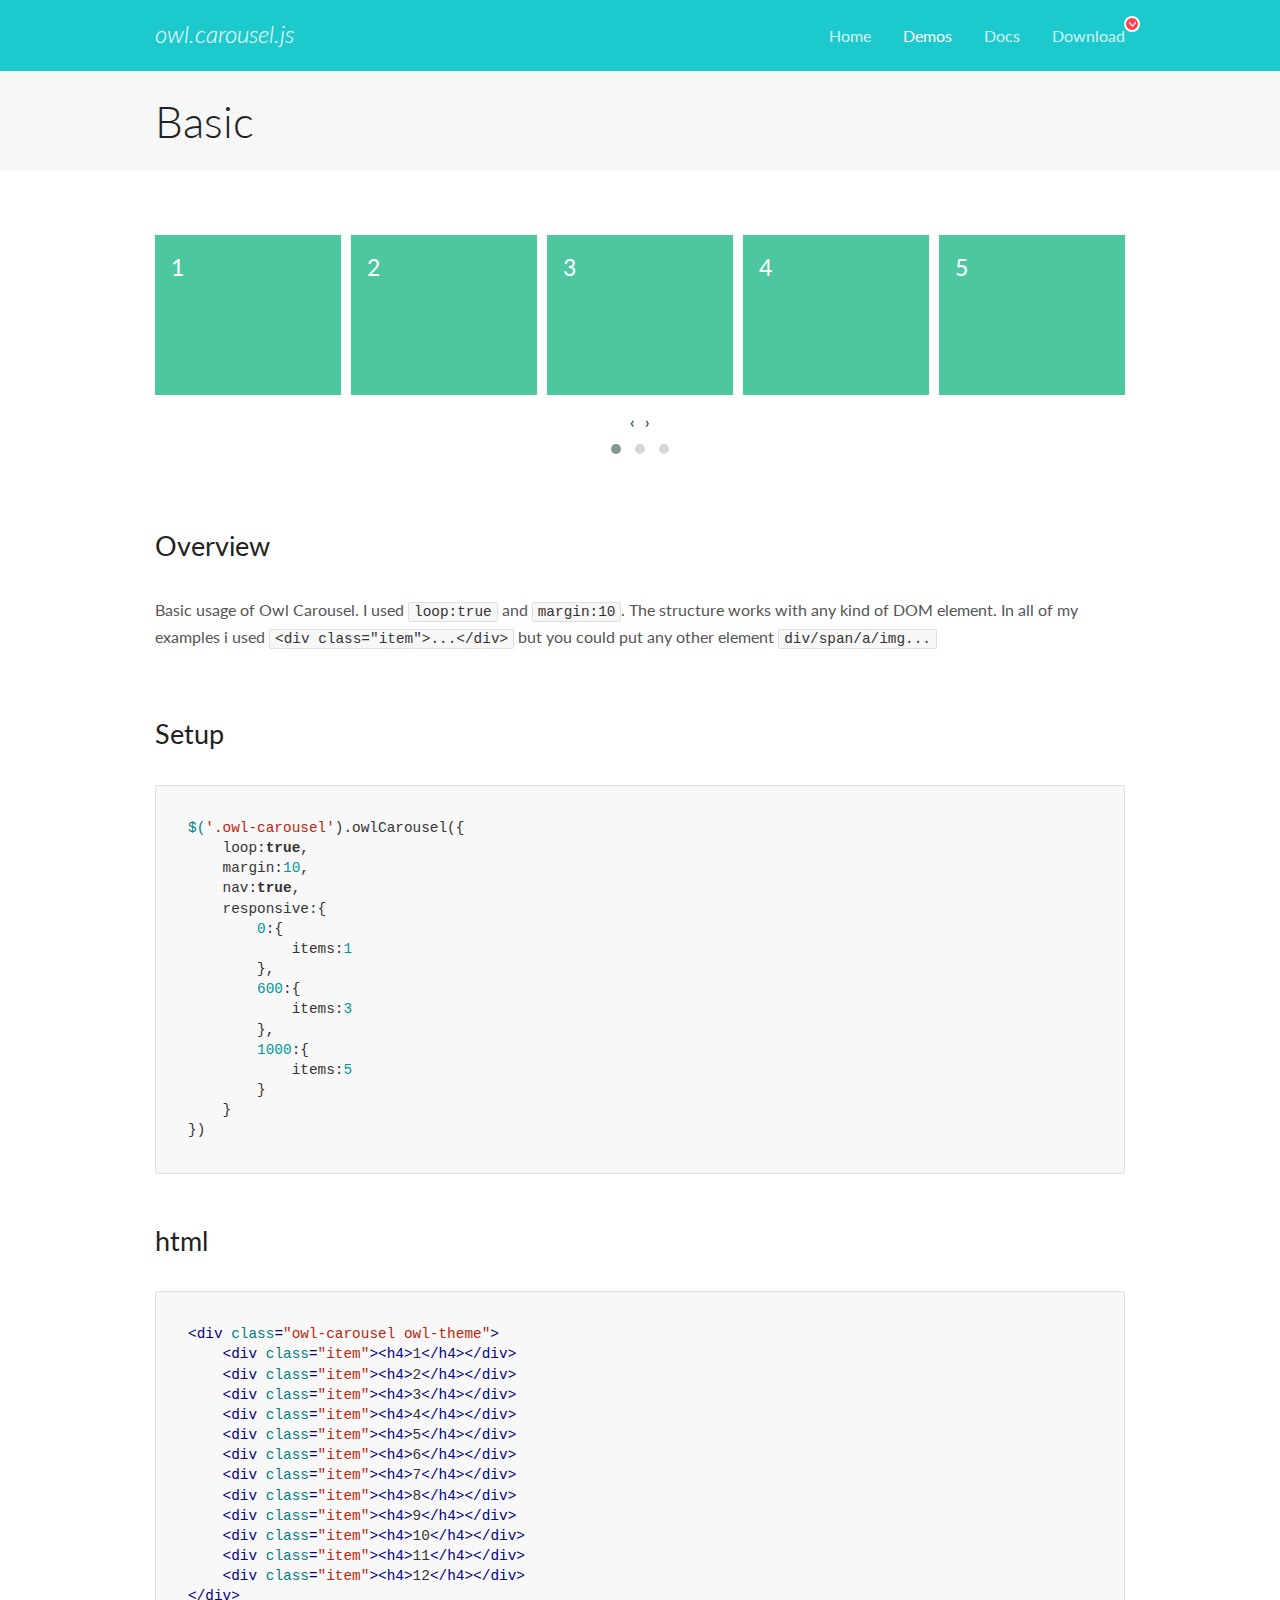
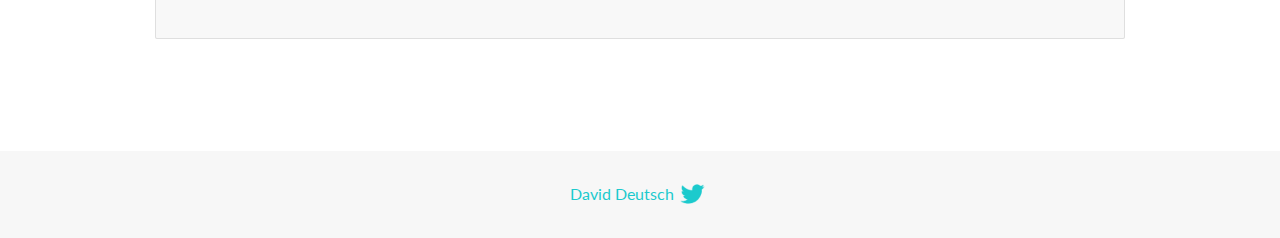
<file: news-page/assets/OwlCarousel/docs/demos/basic.html>
<!DOCTYPE html>
<html lang="en">
  <head>

    <!-- head -->
    <meta charset="utf-8">
    <meta name="msapplication-tap-highlight" content="no" />
    <meta name="viewport" content="width=device-width, initial-scale=1.0" />
    <meta name="description" content="Basic usage demo">
    <meta name="author" content="David Deutsch">
    <title>
      Basic Demo | Owl Carousel | 2.3.4
    </title>

    <!-- Stylesheets -->
    <link href='https://fonts.googleapis.com/css?family=Lato:300,400,700,400italic,300italic' rel='stylesheet' type='text/css'>
    <link rel="stylesheet" href="../assets/css/docs.theme.min.css">

    <!-- Owl Stylesheets -->
    <link rel="stylesheet" href="../assets/owlcarousel/assets/owl.carousel.min.css">
    <link rel="stylesheet" href="../assets/owlcarousel/assets/owl.theme.default.min.css">

    <!-- HTML5 shim and Respond.js IE8 support of HTML5 elements and media queries -->

    <!--[if lt IE 9]>
      <script src="https://oss.maxcdn.com/libs/html5shiv/3.7.0/html5shiv.js"></script>
      <script src="https://oss.maxcdn.com/libs/respond.js/1.3.0/respond.min.js"></script>
    <![endif]-->

    <!-- Favicons -->
    <link rel="apple-touch-icon-precomposed" sizes="144x144" href="../assets/ico/apple-touch-icon-144-precomposed.png">
    <link rel="shortcut icon" href="../assets/ico/favicon.png">
    <link rel="shortcut icon" href="favicon.ico">

    <!-- Yeah i know js should not be in header. Its required for demos.-->

    <!-- javascript -->
    <script src="../assets/vendors/jquery.min.js"></script>
    <script src="../assets/owlcarousel/owl.carousel.js"></script>
  </head>
  <body>

    <!-- header -->
    <header class="header">
      <div class="row">
        <div class="large-12 columns">
          <div class="brand left">
            <h3>
              <a href="/OwlCarousel2/">owl.carousel.js</a> 
            </h3>
          </div>
          <a id="toggle-nav" class="right">
            <span></span> <span></span> <span></span> 
          </a> 
          <div class="nav-bar">
            <ul class="clearfix">
              <li> <a href="/OwlCarousel2/index.html">Home</a>  </li>
              <li class="active">
                <a href="/OwlCarousel2/demos/demos.html">Demos</a> 
              </li>
              <li> <a href="/OwlCarousel2/docs/started-welcome.html">Docs</a>  </li>
              <li>
                <a href="https://github.com/OwlCarousel2/OwlCarousel2/archive/2.3.4.zip">Download</a> 
                <span class="download"></span> 
              </li>
            </ul>
          </div>
        </div>
      </div>
    </header>

    <!-- title -->
    <section class="title">
      <div class="row">
        <div class="large-12 columns">
          <h1>Basic</h1>
        </div>
      </div>
    </section>

    <!--  Demos -->
    <section id="demos">
      <div class="row">
        <div class="large-12 columns">
          <div class="owl-carousel owl-theme">
            <div class="item">
              <h4>1</h4>
            </div>
            <div class="item">
              <h4>2</h4>
            </div>
            <div class="item">
              <h4>3</h4>
            </div>
            <div class="item">
              <h4>4</h4>
            </div>
            <div class="item">
              <h4>5</h4>
            </div>
            <div class="item">
              <h4>6</h4>
            </div>
            <div class="item">
              <h4>7</h4>
            </div>
            <div class="item">
              <h4>8</h4>
            </div>
            <div class="item">
              <h4>9</h4>
            </div>
            <div class="item">
              <h4>10</h4>
            </div>
            <div class="item">
              <h4>11</h4>
            </div>
            <div class="item">
              <h4>12</h4>
            </div>
          </div>
          <h3 id="overview">Overview</h3>
          <p>Basic usage of Owl Carousel. I used <code>loop:true</code> and <code>margin:10</code>. The structure works with any kind of DOM element. In all of my examples i used <code>&lt;div class=&quot;item&quot;&gt;...&lt;/div&gt;</code> but you could
            put any other element <code>div/span/a/img...</code></p>
          <h3 id="setup">Setup</h3>
          <pre><code>$(&#39;.owl-carousel&#39;).owlCarousel({
    loop:true,
    margin:10,
    nav:true,
    responsive:{
        0:{
            items:1
        },
        600:{
            items:3
        },
        1000:{
            items:5
        }
    }
})</code></pre>
          <h3 id="html">html</h3>
          <pre><code>&lt;div class=&quot;owl-carousel owl-theme&quot;&gt;
    &lt;div class=&quot;item&quot;&gt;&lt;h4&gt;1&lt;/h4&gt;&lt;/div&gt;
    &lt;div class=&quot;item&quot;&gt;&lt;h4&gt;2&lt;/h4&gt;&lt;/div&gt;
    &lt;div class=&quot;item&quot;&gt;&lt;h4&gt;3&lt;/h4&gt;&lt;/div&gt;
    &lt;div class=&quot;item&quot;&gt;&lt;h4&gt;4&lt;/h4&gt;&lt;/div&gt;
    &lt;div class=&quot;item&quot;&gt;&lt;h4&gt;5&lt;/h4&gt;&lt;/div&gt;
    &lt;div class=&quot;item&quot;&gt;&lt;h4&gt;6&lt;/h4&gt;&lt;/div&gt;
    &lt;div class=&quot;item&quot;&gt;&lt;h4&gt;7&lt;/h4&gt;&lt;/div&gt;
    &lt;div class=&quot;item&quot;&gt;&lt;h4&gt;8&lt;/h4&gt;&lt;/div&gt;
    &lt;div class=&quot;item&quot;&gt;&lt;h4&gt;9&lt;/h4&gt;&lt;/div&gt;
    &lt;div class=&quot;item&quot;&gt;&lt;h4&gt;10&lt;/h4&gt;&lt;/div&gt;
    &lt;div class=&quot;item&quot;&gt;&lt;h4&gt;11&lt;/h4&gt;&lt;/div&gt;
    &lt;div class=&quot;item&quot;&gt;&lt;h4&gt;12&lt;/h4&gt;&lt;/div&gt;
&lt;/div&gt;</code></pre>
          <script>
            $(document).ready(function() {
              var owl = $('.owl-carousel');
              owl.owlCarousel({
                margin: 10,
                nav: true,
                loop: true,
                responsive: {
                  0: {
                    items: 1
                  },
                  600: {
                    items: 3
                  },
                  1000: {
                    items: 5
                  }
                }
              })
            })
          </script>
        </div>
      </div>
    </section>

    <!-- footer -->
    <footer class="footer">
      <div class="row">
        <div class="large-12 columns">
          <h5>
            <a href="/OwlCarousel2/docs/support-contact.html">David Deutsch</a> 
            <a id="custom-tweet-button" href="https://twitter.com/share?url=https://github.com/OwlCarousel2/OwlCarousel2&text=Owl Carousel - This is so awesome! " target="_blank"></a> 
          </h5>
        </div>
      </div>
    </footer>

    <!-- vendors -->
    <script src="../assets/vendors/highlight.js"></script>
    <script src="../assets/js/app.js"></script>
  </body>
</html>
</file>
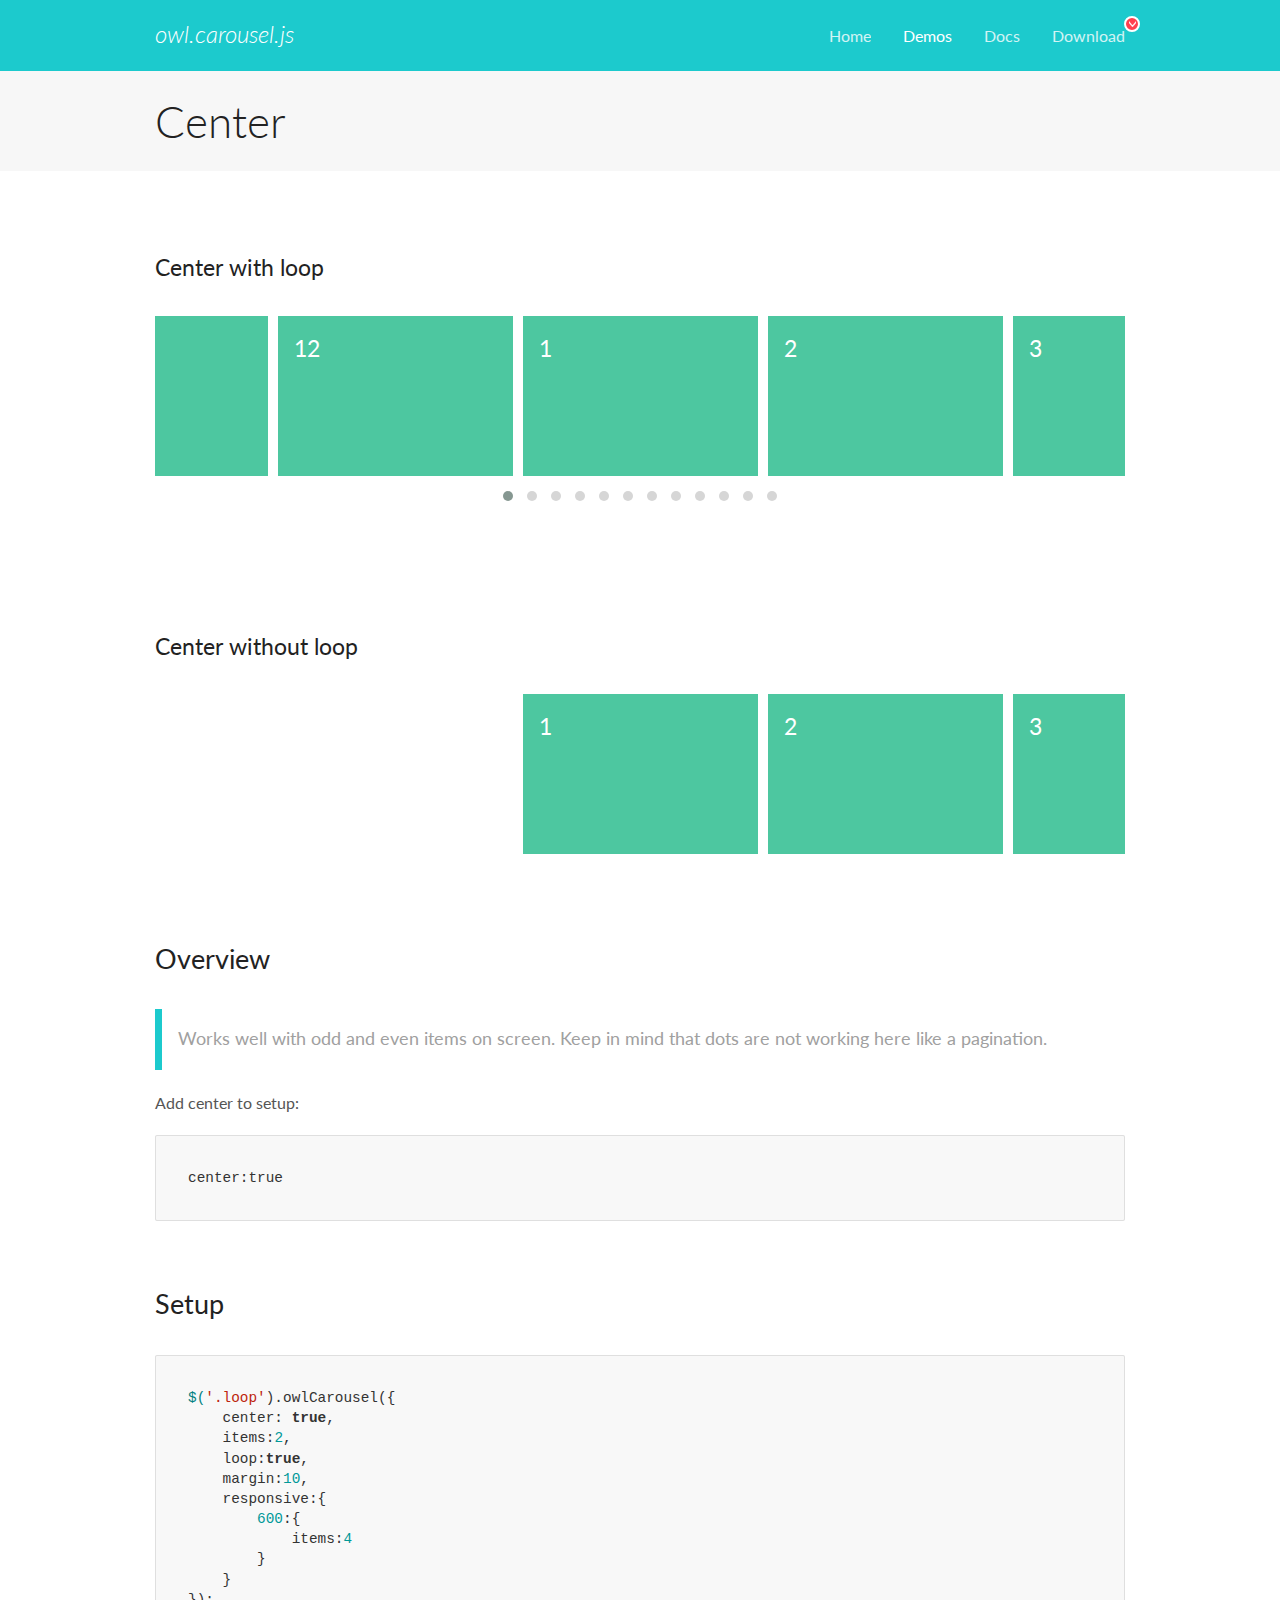
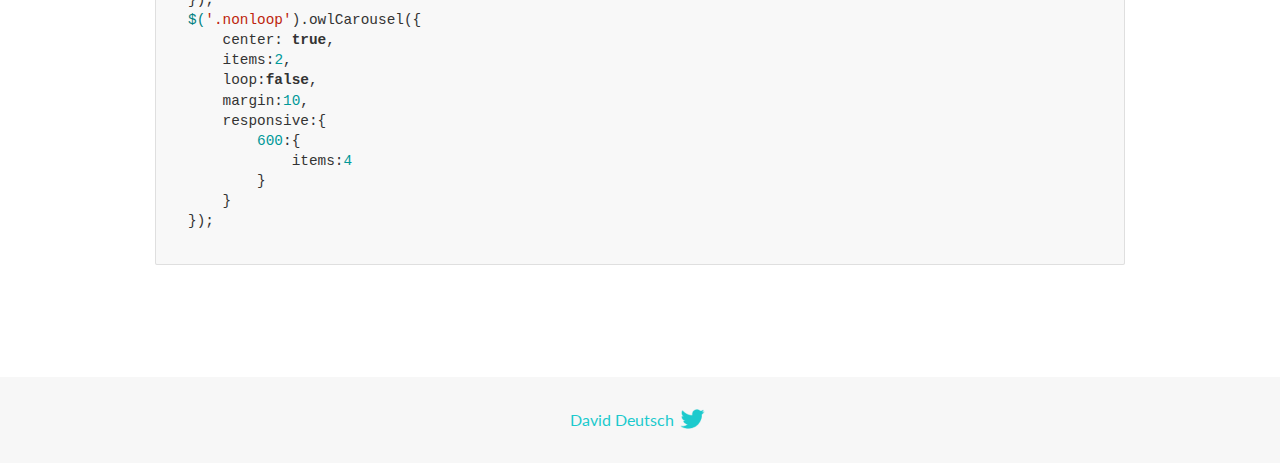
<file: news-page/assets/OwlCarousel/docs/demos/center.html>
<!DOCTYPE html>
<html lang="en">
  <head>

    <!-- head -->
    <meta charset="utf-8">
    <meta name="msapplication-tap-highlight" content="no" />
    <meta name="viewport" content="width=device-width, initial-scale=1.0" />
    <meta name="description" content="Center carousel">
    <meta name="author" content="David Deutsch">
    <title>
      Center Demo | Owl Carousel | 2.3.4
    </title>

    <!-- Stylesheets -->
    <link href='https://fonts.googleapis.com/css?family=Lato:300,400,700,400italic,300italic' rel='stylesheet' type='text/css'>
    <link rel="stylesheet" href="../assets/css/docs.theme.min.css">

    <!-- Owl Stylesheets -->
    <link rel="stylesheet" href="../assets/owlcarousel/assets/owl.carousel.min.css">
    <link rel="stylesheet" href="../assets/owlcarousel/assets/owl.theme.default.min.css">

    <!-- HTML5 shim and Respond.js IE8 support of HTML5 elements and media queries -->

    <!--[if lt IE 9]>
      <script src="https://oss.maxcdn.com/libs/html5shiv/3.7.0/html5shiv.js"></script>
      <script src="https://oss.maxcdn.com/libs/respond.js/1.3.0/respond.min.js"></script>
    <![endif]-->

    <!-- Favicons -->
    <link rel="apple-touch-icon-precomposed" sizes="144x144" href="../assets/ico/apple-touch-icon-144-precomposed.png">
    <link rel="shortcut icon" href="../assets/ico/favicon.png">
    <link rel="shortcut icon" href="favicon.ico">

    <!-- Yeah i know js should not be in header. Its required for demos.-->

    <!-- javascript -->
    <script src="../assets/vendors/jquery.min.js"></script>
    <script src="../assets/owlcarousel/owl.carousel.js"></script>
  </head>
  <body>

    <!-- header -->
    <header class="header">
      <div class="row">
        <div class="large-12 columns">
          <div class="brand left">
            <h3>
              <a href="/OwlCarousel2/">owl.carousel.js</a> 
            </h3>
          </div>
          <a id="toggle-nav" class="right">
            <span></span> <span></span> <span></span> 
          </a> 
          <div class="nav-bar">
            <ul class="clearfix">
              <li> <a href="/OwlCarousel2/index.html">Home</a>  </li>
              <li class="active">
                <a href="/OwlCarousel2/demos/demos.html">Demos</a> 
              </li>
              <li> <a href="/OwlCarousel2/docs/started-welcome.html">Docs</a>  </li>
              <li>
                <a href="https://github.com/OwlCarousel2/OwlCarousel2/archive/2.3.4.zip">Download</a> 
                <span class="download"></span> 
              </li>
            </ul>
          </div>
        </div>
      </div>
    </header>

    <!-- title -->
    <section class="title">
      <div class="row">
        <div class="large-12 columns">
          <h1>Center</h1>
        </div>
      </div>
    </section>

    <!--  Demos -->
    <section id="demos">
      <div class="row">
        <div class="large-12 columns">
          <h4 id="center-with-loop">Center with loop</h4>
          <div class="loop owl-carousel owl-theme">
            <div class="item">
              <h4>1</h4>
            </div>
            <div class="item">
              <h4>2</h4>
            </div>
            <div class="item">
              <h4>3</h4>
            </div>
            <div class="item">
              <h4>4</h4>
            </div>
            <div class="item">
              <h4>5</h4>
            </div>
            <div class="item">
              <h4>6</h4>
            </div>
            <div class="item">
              <h4>7</h4>
            </div>
            <div class="item">
              <h4>8</h4>
            </div>
            <div class="item">
              <h4>9</h4>
            </div>
            <div class="item">
              <h4>10</h4>
            </div>
            <div class="item">
              <h4>11</h4>
            </div>
            <div class="item">
              <h4>12</h4>
            </div>
          </div>
          <br>
          <h4 id="center-without-loop">Center without loop</h4>
          <div class="nonloop owl-carousel">
            <div class="item">
              <h4>1</h4>
            </div>
            <div class="item">
              <h4>2</h4>
            </div>
            <div class="item">
              <h4>3</h4>
            </div>
            <div class="item">
              <h4>4</h4>
            </div>
            <div class="item">
              <h4>5</h4>
            </div>
            <div class="item">
              <h4>6</h4>
            </div>
            <div class="item">
              <h4>7</h4>
            </div>
            <div class="item">
              <h4>8</h4>
            </div>
            <div class="item">
              <h4>9</h4>
            </div>
            <div class="item">
              <h4>10</h4>
            </div>
            <div class="item">
              <h4>11</h4>
            </div>
            <div class="item">
              <h4>12</h4>
            </div>
          </div>
          <h3 id="overview">Overview</h3>
          <blockquote>
            <p>Works well with odd and even items on screen. Keep in mind that dots are not working here like a pagination.</p>
          </blockquote>
          <p>Add center to setup:</p>
          <pre><code>center:true</code></pre>
          <h3 id="setup">Setup</h3>
          <pre><code>$(&#39;.loop&#39;).owlCarousel({
    center: true,
    items:2,
    loop:true,
    margin:10,
    responsive:{
        600:{
            items:4
        }
    }
});
$(&#39;.nonloop&#39;).owlCarousel({
    center: true,
    items:2,
    loop:false,
    margin:10,
    responsive:{
        600:{
            items:4
        }
    }
});</code></pre>
          <script>
            jQuery(document).ready(function($) {
              $('.loop').owlCarousel({
                center: true,
                items: 2,
                loop: true,
                margin: 10,
                responsive: {
                  600: {
                    items: 4
                  }
                }
              });
              $('.nonloop').owlCarousel({
                center: true,
                items: 2,
                loop: false,
                margin: 10,
                responsive: {
                  600: {
                    items: 4
                  }
                }
              });
            });
          </script>
        </div>
      </div>
    </section>

    <!-- footer -->
    <footer class="footer">
      <div class="row">
        <div class="large-12 columns">
          <h5>
            <a href="/OwlCarousel2/docs/support-contact.html">David Deutsch</a> 
            <a id="custom-tweet-button" href="https://twitter.com/share?url=https://github.com/OwlCarousel2/OwlCarousel2&text=Owl Carousel - This is so awesome! " target="_blank"></a> 
          </h5>
        </div>
      </div>
    </footer>

    <!-- vendors -->
    <script src="../assets/vendors/highlight.js"></script>
    <script src="../assets/js/app.js"></script>
  </body>
</html>
</file>
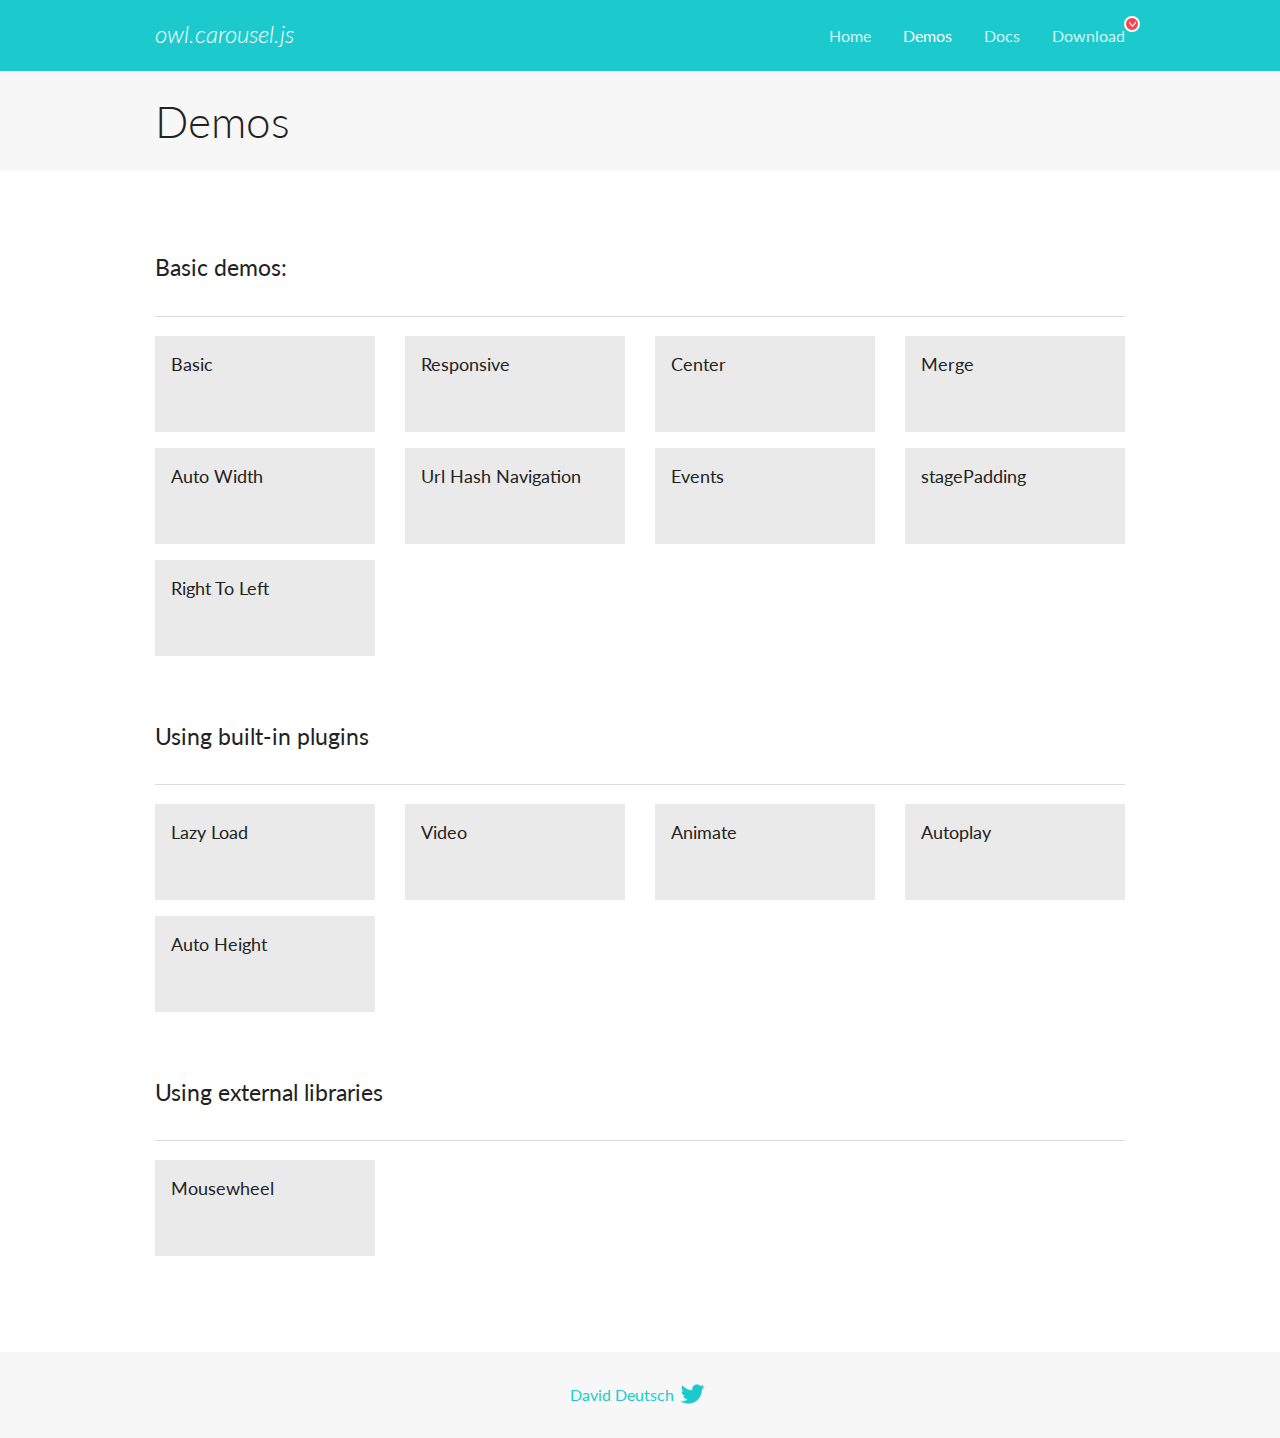
<file: news-page/assets/OwlCarousel/docs/demos/demos.html>
<!DOCTYPE html>
<html lang="en">
  <head>

    <!-- head -->
    <meta charset="utf-8">
    <meta name="msapplication-tap-highlight" content="no" />
    <meta name="viewport" content="width=device-width, initial-scale=1.0" />
    <meta name="description" content="A list of Owl Carousel examples.">
    <meta name="author" content="David Deutsch">
    <title>
      Demos | Owl Carousel | 2.3.4
    </title>

    <!-- Stylesheets -->
    <link href='https://fonts.googleapis.com/css?family=Lato:300,400,700,400italic,300italic' rel='stylesheet' type='text/css'>
    <link rel="stylesheet" href="../assets/css/docs.theme.min.css">

    <!-- Owl Stylesheets -->
    <link rel="stylesheet" href="../assets/owlcarousel/assets/owl.carousel.min.css">
    <link rel="stylesheet" href="../assets/owlcarousel/assets/owl.theme.default.min.css">

    <!-- HTML5 shim and Respond.js IE8 support of HTML5 elements and media queries -->

    <!--[if lt IE 9]>
      <script src="https://oss.maxcdn.com/libs/html5shiv/3.7.0/html5shiv.js"></script>
      <script src="https://oss.maxcdn.com/libs/respond.js/1.3.0/respond.min.js"></script>
    <![endif]-->

    <!-- Favicons -->
    <link rel="apple-touch-icon-precomposed" sizes="144x144" href="../assets/ico/apple-touch-icon-144-precomposed.png">
    <link rel="shortcut icon" href="../assets/ico/favicon.png">
    <link rel="shortcut icon" href="favicon.ico">

    <!-- Yeah i know js should not be in header. Its required for demos.-->

    <!-- javascript -->
    <script src="../assets/vendors/jquery.min.js"></script>
    <script src="../assets/owlcarousel/owl.carousel.js"></script>
  </head>
  <body>

    <!-- header -->
    <header class="header">
      <div class="row">
        <div class="large-12 columns">
          <div class="brand left">
            <h3>
              <a href="/OwlCarousel2/">owl.carousel.js</a> 
            </h3>
          </div>
          <a id="toggle-nav" class="right">
            <span></span> <span></span> <span></span> 
          </a> 
          <div class="nav-bar">
            <ul class="clearfix">
              <li> <a href="/OwlCarousel2/index.html">Home</a>  </li>
              <li class="active">
                <a href="/OwlCarousel2/demos/demos.html">Demos</a> 
              </li>
              <li> <a href="/OwlCarousel2/docs/started-welcome.html">Docs</a>  </li>
              <li>
                <a href="https://github.com/OwlCarousel2/OwlCarousel2/archive/2.3.4.zip">Download</a> 
                <span class="download"></span> 
              </li>
            </ul>
          </div>
        </div>
      </div>
    </header>

    <!-- title -->
    <section class="title">
      <div class="row">
        <div class="large-12 columns">
          <h1>Demos</h1>
        </div>
      </div>
    </section>

    <!--  Demos -->
    <section id="demos">
      <div class="row">
        <div class="large-12 columns">
          <h4 id="basic-demos-">Basic demos:</h4>
          <hr>
          <div class="demo-list">
            <div class="row">
              <div class="small-6 medium-4 large-3 columns">
                <a href="basic.html" class="demo-block">
                  <h5>Basic </h5>
                </a> 
              </div>
              <div class="small-6 medium-4 large-3 columns">
                <a href="responsive.html" class="demo-block">
                  <h5>Responsive </h5>
                </a> 
              </div>
              <div class="small-6 medium-4 large-3 columns">
                <a href="center.html" class="demo-block">
                  <h5>Center </h5>
                </a> 
              </div>
              <div class="small-6 medium-4 large-3 columns">
                <a href="merge.html" class="demo-block">
                  <h5>Merge </h5>
                </a> 
              </div>
              <div class="small-6 medium-4 large-3 columns">
                <a href="autowidth.html" class="demo-block">
                  <h5>Auto Width </h5>
                </a> 
              </div>
              <div class="small-6 medium-4 large-3 columns">
                <a href="urlhashnav.html" class="demo-block">
                  <h5>Url Hash Navigation </h5>
                </a> 
              </div>
              <div class="small-6 medium-4 large-3 columns">
                <a href="events.html" class="demo-block">
                  <h5>Events </h5>
                </a> 
              </div>
              <div class="small-6 medium-4 large-3 columns">
                <a href="stagepadding.html" class="demo-block">
                  <h5>stagePadding </h5>
                </a> 
              </div>
              <div class="small-6 medium-4 large-3 columns">
                <a href="rtl.html" class="demo-block">
                  <h5>Right To Left </h5>
                </a> 
              </div>
            </div>
          </div>
          <h4 id="using-built-in-plugins">Using built-in plugins</h4>
          <hr>
          <div class="demo-list">
            <div class="row">
              <div class="small-6 medium-4 large-3 columns">
                <a href="lazyLoad.html" class="demo-block">
                  <h5>Lazy Load </h5>
                </a> 
              </div>
              <div class="small-6 medium-4 large-3 columns">
                <a href="video.html" class="demo-block">
                  <h5>Video </h5>
                </a> 
              </div>
              <div class="small-6 medium-4 large-3 columns">
                <a href="animate.html" class="demo-block">
                  <h5>Animate </h5>
                </a> 
              </div>
              <div class="small-6 medium-4 large-3 columns">
                <a href="autoplay.html" class="demo-block">
                  <h5>Autoplay </h5>
                </a> 
              </div>
              <div class="small-6 medium-4 large-3 columns">
                <a href="autoheight.html" class="demo-block">
                  <h5>Auto Height </h5>
                </a> 
              </div>
            </div>
          </div>
          <h4 id="using-external-libraries">Using external libraries</h4>
          <hr>
          <div class="demo-list">
            <div class="row">
              <div class="small-6 medium-4 large-3 columns">
                <a href="mousewheel.html" class="demo-block">
                  <h5>Mousewheel </h5>
                </a> 
              </div>
            </div>
          </div>
        </div>
      </div>
    </section>

    <!-- footer -->
    <footer class="footer">
      <div class="row">
        <div class="large-12 columns">
          <h5>
            <a href="/OwlCarousel2/docs/support-contact.html">David Deutsch</a> 
            <a id="custom-tweet-button" href="https://twitter.com/share?url=https://github.com/OwlCarousel2/OwlCarousel2&text=Owl Carousel - This is so awesome! " target="_blank"></a> 
          </h5>
        </div>
      </div>
    </footer>

    <!-- vendors -->
    <script src="../assets/vendors/highlight.js"></script>
    <script src="../assets/js/app.js"></script>
  </body>
</html>
</file>
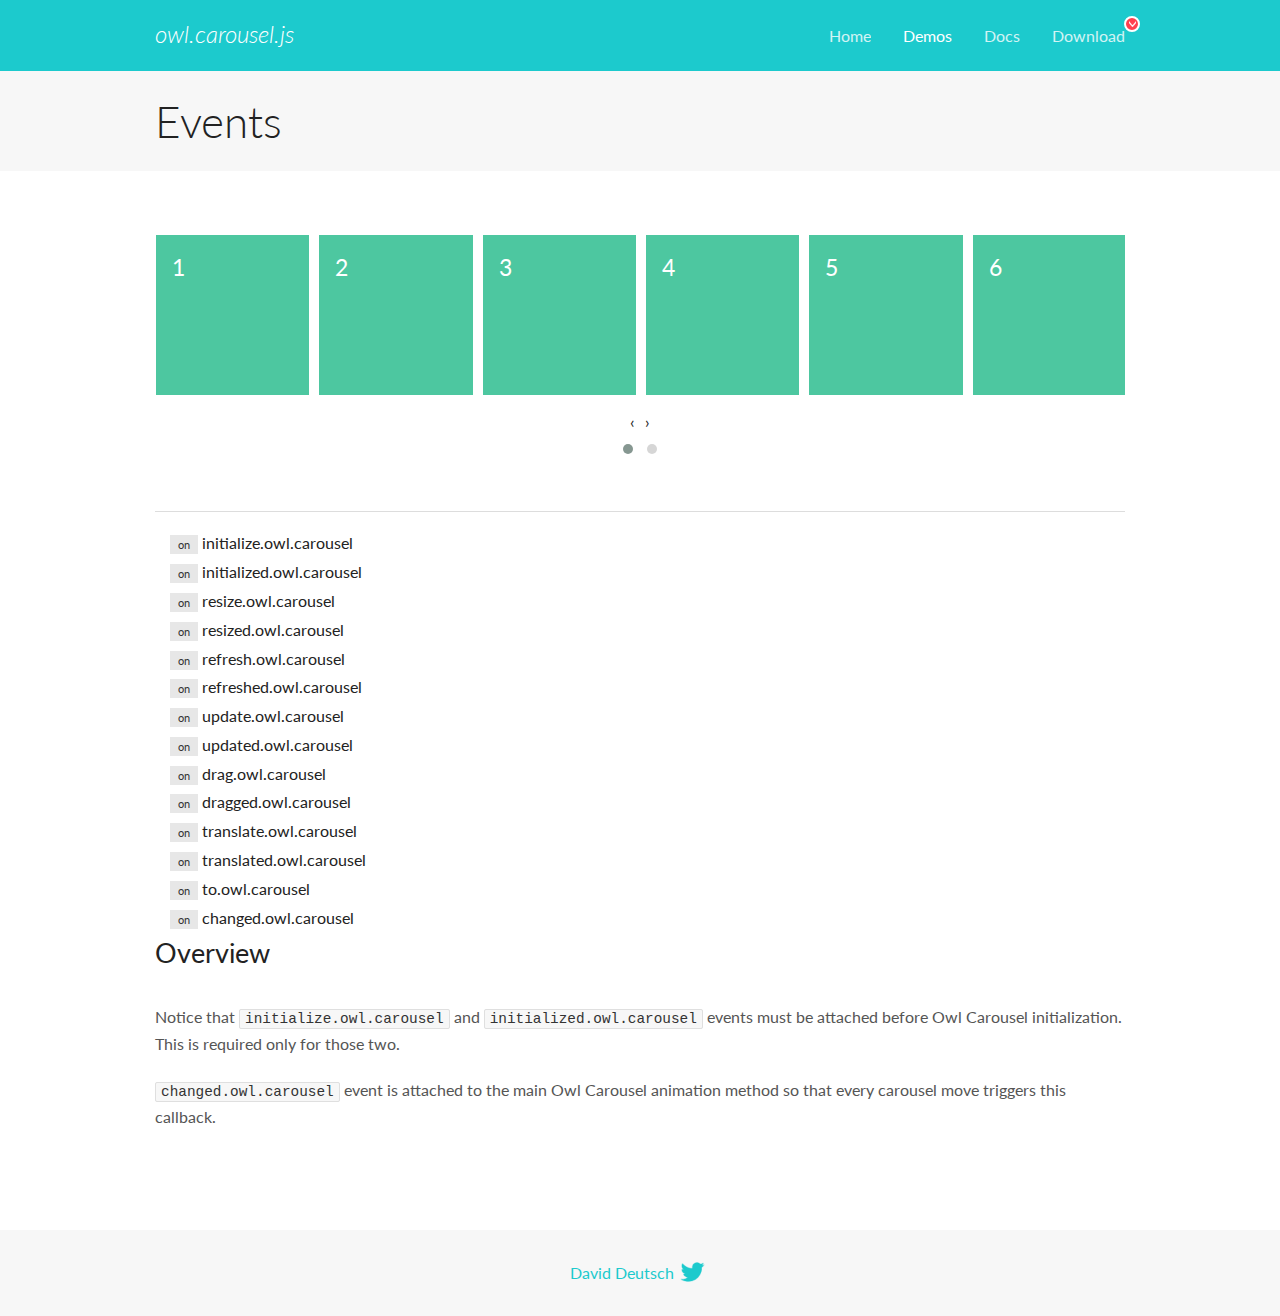
<file: news-page/assets/OwlCarousel/docs/demos/events.html>
<!DOCTYPE html>
<html lang="en">
  <head>

    <!-- head -->
    <meta charset="utf-8">
    <meta name="msapplication-tap-highlight" content="no" />
    <meta name="viewport" content="width=device-width, initial-scale=1.0" />
    <meta name="description" content="Events usage demo">
    <meta name="author" content="David Deutsch">
    <title>
      Events Demo | Owl Carousel | 2.3.4
    </title>

    <!-- Stylesheets -->
    <link href='https://fonts.googleapis.com/css?family=Lato:300,400,700,400italic,300italic' rel='stylesheet' type='text/css'>
    <link rel="stylesheet" href="../assets/css/docs.theme.min.css">

    <!-- Owl Stylesheets -->
    <link rel="stylesheet" href="../assets/owlcarousel/assets/owl.carousel.min.css">
    <link rel="stylesheet" href="../assets/owlcarousel/assets/owl.theme.default.min.css">

    <!-- HTML5 shim and Respond.js IE8 support of HTML5 elements and media queries -->

    <!--[if lt IE 9]>
      <script src="https://oss.maxcdn.com/libs/html5shiv/3.7.0/html5shiv.js"></script>
      <script src="https://oss.maxcdn.com/libs/respond.js/1.3.0/respond.min.js"></script>
    <![endif]-->

    <!-- Favicons -->
    <link rel="apple-touch-icon-precomposed" sizes="144x144" href="../assets/ico/apple-touch-icon-144-precomposed.png">
    <link rel="shortcut icon" href="../assets/ico/favicon.png">
    <link rel="shortcut icon" href="favicon.ico">

    <!-- Yeah i know js should not be in header. Its required for demos.-->

    <!-- javascript -->
    <script src="../assets/vendors/jquery.min.js"></script>
    <script src="../assets/owlcarousel/owl.carousel.js"></script>
  </head>
  <body>

    <!-- header -->
    <header class="header">
      <div class="row">
        <div class="large-12 columns">
          <div class="brand left">
            <h3>
              <a href="/OwlCarousel2/">owl.carousel.js</a> 
            </h3>
          </div>
          <a id="toggle-nav" class="right">
            <span></span> <span></span> <span></span> 
          </a> 
          <div class="nav-bar">
            <ul class="clearfix">
              <li> <a href="/OwlCarousel2/index.html">Home</a>  </li>
              <li class="active">
                <a href="/OwlCarousel2/demos/demos.html">Demos</a> 
              </li>
              <li> <a href="/OwlCarousel2/docs/started-welcome.html">Docs</a>  </li>
              <li>
                <a href="https://github.com/OwlCarousel2/OwlCarousel2/archive/2.3.4.zip">Download</a> 
                <span class="download"></span> 
              </li>
            </ul>
          </div>
        </div>
      </div>
    </header>

    <!-- title -->
    <section class="title">
      <div class="row">
        <div class="large-12 columns">
          <h1>Events</h1>
        </div>
      </div>
    </section>

    <!--  Demos -->
    <section id="demos">
      <div class="row">
        <div class="large-12 columns">
          <div class="owl-carousel owl-theme">
            <div class="item">
              <h4>1</h4>
            </div>
            <div class="item">
              <h4>2</h4>
            </div>
            <div class="item">
              <h4>3</h4>
            </div>
            <div class="item">
              <h4>4</h4>
            </div>
            <div class="item">
              <h4>5</h4>
            </div>
            <div class="item">
              <h4>6</h4>
            </div>
            <div class="item">
              <h4>7</h4>
            </div>
            <div class="item">
              <h4>8</h4>
            </div>
            <div class="item">
              <h4>9</h4>
            </div>
            <div class="item">
              <h4>10</h4>
            </div>
            <div class="item">
              <h4>11</h4>
            </div>
            <div class="item">
              <h4>12</h4>
            </div>
          </div>
          <hr>
          <div class="large-12 columns callbacks">
            <div><span class="label secondary initialize">on</span>  initialize.owl.carousel </div>
            <div><span class="label secondary initialized">on</span>  initialized.owl.carousel </div>
            <div><span class="label secondary resize">on</span>  resize.owl.carousel </div>
            <div><span class="label secondary resized">on</span>  resized.owl.carousel </div>
            <div><span class="label secondary refresh">on</span>  refresh.owl.carousel </div>
            <div><span class="label secondary refreshed">on</span>  refreshed.owl.carousel </div>
            <div><span class="label secondary update">on</span>  update.owl.carousel </div>
            <div><span class="label secondary updated">on</span>  updated.owl.carousel </div>
            <div><span class="label secondary drag">on</span>  drag.owl.carousel </div>
            <div><span class="label secondary dragged">on</span>  dragged.owl.carousel </div>
            <div><span class="label secondary translate">on</span>  translate.owl.carousel </div>
            <div><span class="label secondary translated">on</span>  translated.owl.carousel </div>
            <div><span class="label secondary to">on</span>  to.owl.carousel </div>
            <div><span class="label secondary changed">on</span>  changed.owl.carousel </div>
          </div>
          <h3 id="overview">Overview</h3>
          <p>Notice that <code>initialize.owl.carousel</code> and <code>initialized.owl.carousel</code> events must be attached before Owl Carousel initialization. This is required only for those two.</p>
          <p><code>changed.owl.carousel</code> event is attached to the main Owl Carousel animation method so that every carousel move triggers this callback.</p>
          <script>
            jQuery(document).ready(function($) {
              var owl = $('.owl-carousel');
              owl.on('initialize.owl.carousel initialized.owl.carousel ' +
                'initialize.owl.carousel initialize.owl.carousel ' +
                'resize.owl.carousel resized.owl.carousel ' +
                'refresh.owl.carousel refreshed.owl.carousel ' +
                'update.owl.carousel updated.owl.carousel ' +
                'drag.owl.carousel dragged.owl.carousel ' +
                'translate.owl.carousel translated.owl.carousel ' +
                'to.owl.carousel changed.owl.carousel',
                function(e) {
                  $('.' + e.type)
                    .removeClass('secondary')
                    .addClass('success');
                  window.setTimeout(function() {
                    $('.' + e.type)
                      .removeClass('success')
                      .addClass('secondary');
                  }, 500);
                });
              owl.owlCarousel({
                loop: true,
                nav: true,
                lazyLoad: true,
                margin: 10,
                video: true,
                responsive: {
                  0: {
                    items: 1
                  },
                  600: {
                    items: 3
                  },
                  960: {
                    items: 5,
                  },
                  1200: {
                    items: 6
                  }
                }
              });
            });
          </script>
        </div>
      </div>
    </section>

    <!-- footer -->
    <footer class="footer">
      <div class="row">
        <div class="large-12 columns">
          <h5>
            <a href="/OwlCarousel2/docs/support-contact.html">David Deutsch</a> 
            <a id="custom-tweet-button" href="https://twitter.com/share?url=https://github.com/OwlCarousel2/OwlCarousel2&text=Owl Carousel - This is so awesome! " target="_blank"></a> 
          </h5>
        </div>
      </div>
    </footer>

    <!-- vendors -->
    <script src="../assets/vendors/highlight.js"></script>
    <script src="../assets/js/app.js"></script>
  </body>
</html>
</file>
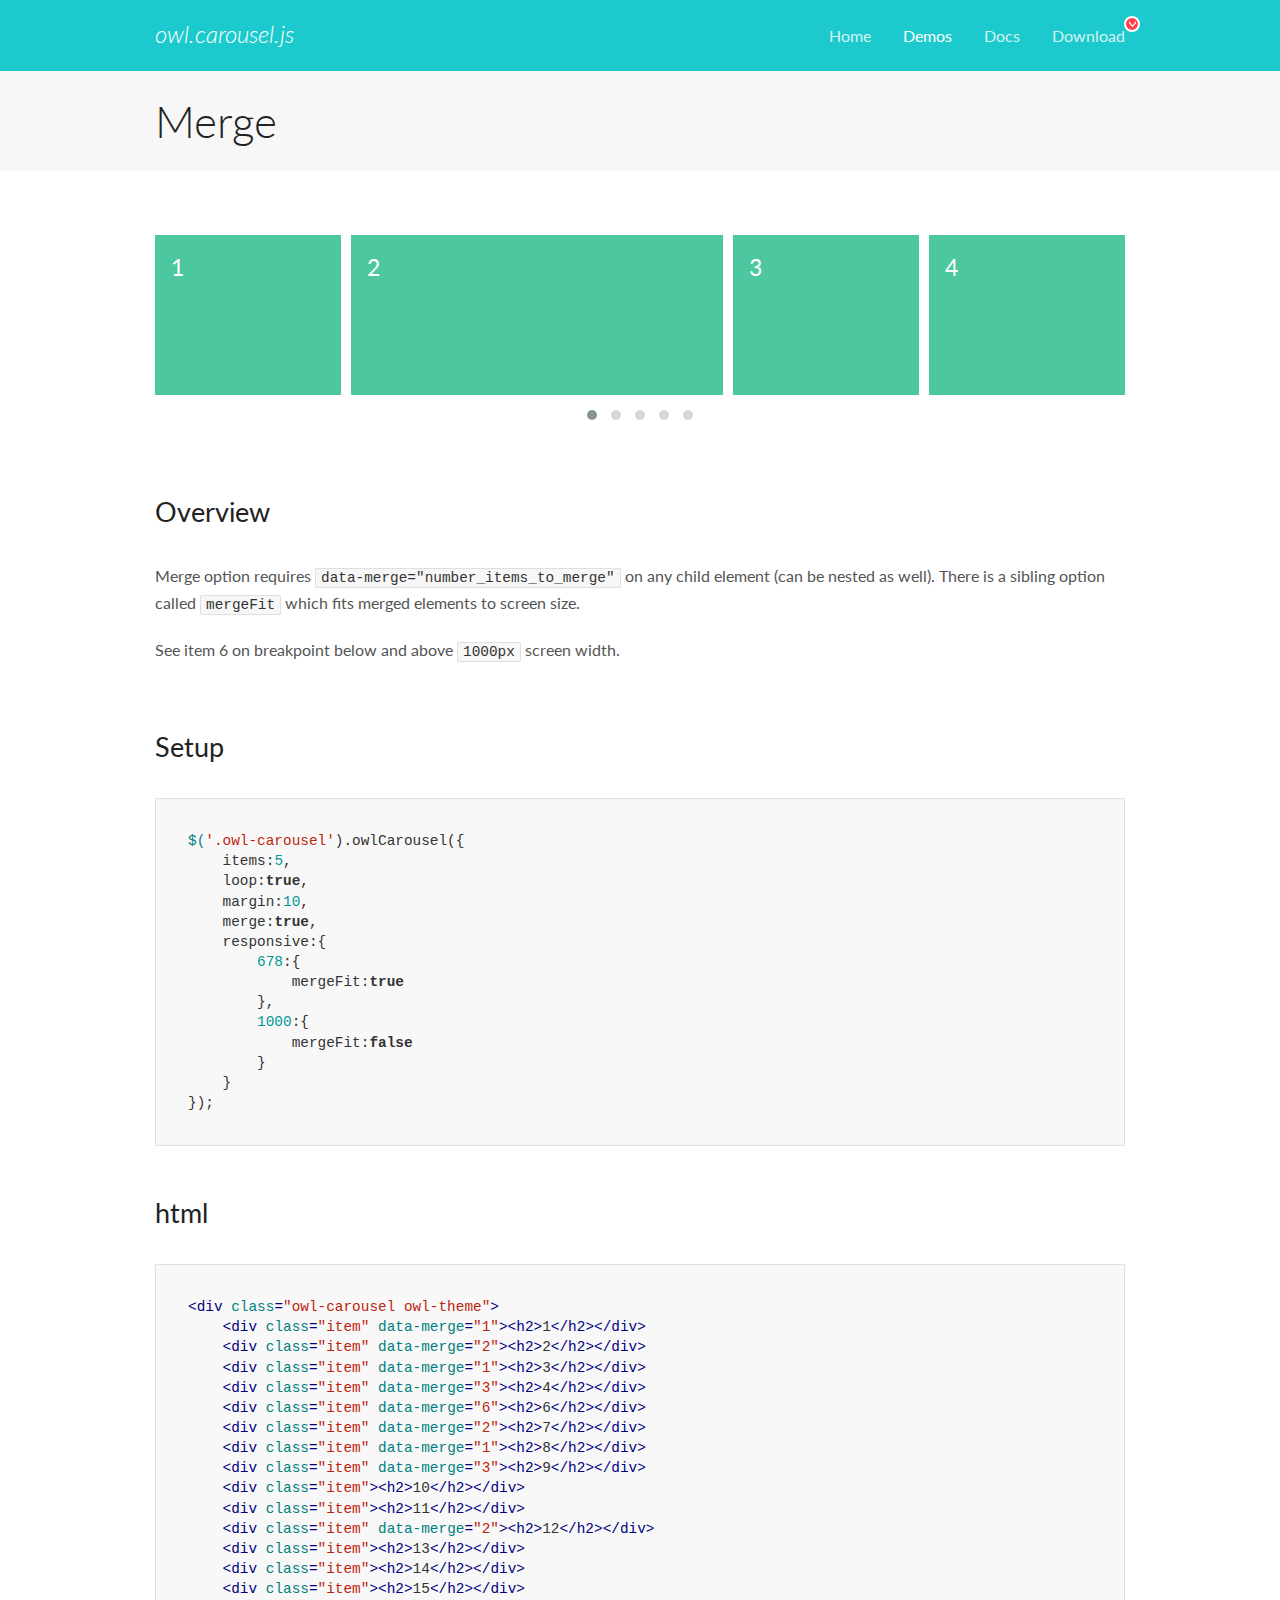
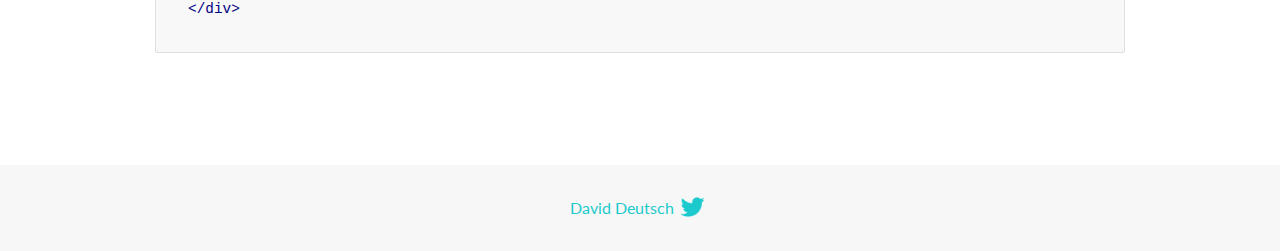
<file: news-page/assets/OwlCarousel/docs/demos/merge.html>
<!DOCTYPE html>
<html lang="en">
  <head>

    <!-- head -->
    <meta charset="utf-8">
    <meta name="msapplication-tap-highlight" content="no" />
    <meta name="viewport" content="width=device-width, initial-scale=1.0" />
    <meta name="description" content="Merge Items">
    <meta name="author" content="David Deutsch">
    <title>
      Merge Demo | Owl Carousel | 2.3.4
    </title>

    <!-- Stylesheets -->
    <link href='https://fonts.googleapis.com/css?family=Lato:300,400,700,400italic,300italic' rel='stylesheet' type='text/css'>
    <link rel="stylesheet" href="../assets/css/docs.theme.min.css">

    <!-- Owl Stylesheets -->
    <link rel="stylesheet" href="../assets/owlcarousel/assets/owl.carousel.min.css">
    <link rel="stylesheet" href="../assets/owlcarousel/assets/owl.theme.default.min.css">

    <!-- HTML5 shim and Respond.js IE8 support of HTML5 elements and media queries -->

    <!--[if lt IE 9]>
      <script src="https://oss.maxcdn.com/libs/html5shiv/3.7.0/html5shiv.js"></script>
      <script src="https://oss.maxcdn.com/libs/respond.js/1.3.0/respond.min.js"></script>
    <![endif]-->

    <!-- Favicons -->
    <link rel="apple-touch-icon-precomposed" sizes="144x144" href="../assets/ico/apple-touch-icon-144-precomposed.png">
    <link rel="shortcut icon" href="../assets/ico/favicon.png">
    <link rel="shortcut icon" href="favicon.ico">

    <!-- Yeah i know js should not be in header. Its required for demos.-->

    <!-- javascript -->
    <script src="../assets/vendors/jquery.min.js"></script>
    <script src="../assets/owlcarousel/owl.carousel.js"></script>
  </head>
  <body>

    <!-- header -->
    <header class="header">
      <div class="row">
        <div class="large-12 columns">
          <div class="brand left">
            <h3>
              <a href="/OwlCarousel2/">owl.carousel.js</a> 
            </h3>
          </div>
          <a id="toggle-nav" class="right">
            <span></span> <span></span> <span></span> 
          </a> 
          <div class="nav-bar">
            <ul class="clearfix">
              <li> <a href="/OwlCarousel2/index.html">Home</a>  </li>
              <li class="active">
                <a href="/OwlCarousel2/demos/demos.html">Demos</a> 
              </li>
              <li> <a href="/OwlCarousel2/docs/started-welcome.html">Docs</a>  </li>
              <li>
                <a href="https://github.com/OwlCarousel2/OwlCarousel2/archive/2.3.4.zip">Download</a> 
                <span class="download"></span> 
              </li>
            </ul>
          </div>
        </div>
      </div>
    </header>

    <!-- title -->
    <section class="title">
      <div class="row">
        <div class="large-12 columns">
          <h1>Merge</h1>
        </div>
      </div>
    </section>

    <!--  Demos -->
    <section id="demos">
      <div class="row">
        <div class="large-12 columns">
          <div class="owl-carousel owl-theme">
            <div class="item" data-merge="1">
              <h4>1</h4>
            </div>
            <div class="item" data-merge="2">
              <h4>2</h4>
            </div>
            <div class="item" data-merge="1">
              <h4>3</h4>
            </div>
            <div class="item" data-merge="3">
              <h4>4</h4>
            </div>
            <div class="item" data-merge="6">
              <h4>6</h4>
            </div>
            <div class="item" data-merge="2">
              <h4>7</h4>
            </div>
            <div class="item" data-merge="1">
              <h4>8</h4>
            </div>
            <div class="item" data-merge="3">
              <h4>9</h4>
            </div>
            <div class="item">
              <h4>10</h4>
            </div>
            <div class="item">
              <h4>11</h4>
            </div>
            <div class="item" data-merge="2">
              <h4>12</h4>
            </div>
            <div class="item">
              <h4>13</h4>
            </div>
            <div class="item">
              <h4>14</h4>
            </div>
            <div class="item">
              <h4>15</h4>
            </div>
          </div>
          <h3 id="overview">Overview</h3>
          <p>Merge option requires <code>data-merge=&quot;number_items_to_merge&quot;</code> on any child element (can be nested as well). There is a sibling option called <code>mergeFit</code> which fits merged elements to screen size. </p>
          <p>See item 6 on breakpoint below and above <code>1000px</code> screen width.</p>
          <h3 id="setup">Setup</h3>
          <pre><code>$(&#39;.owl-carousel&#39;).owlCarousel({
    items:5,
    loop:true,
    margin:10,
    merge:true,
    responsive:{
        678:{
            mergeFit:true
        },
        1000:{
            mergeFit:false
        }
    }
});</code></pre>
          <h3 id="html">html</h3>
          <pre><code>&lt;div class=&quot;owl-carousel owl-theme&quot;&gt;
    &lt;div class=&quot;item&quot; data-merge=&quot;1&quot;&gt;&lt;h2&gt;1&lt;/h2&gt;&lt;/div&gt;
    &lt;div class=&quot;item&quot; data-merge=&quot;2&quot;&gt;&lt;h2&gt;2&lt;/h2&gt;&lt;/div&gt;
    &lt;div class=&quot;item&quot; data-merge=&quot;1&quot;&gt;&lt;h2&gt;3&lt;/h2&gt;&lt;/div&gt;
    &lt;div class=&quot;item&quot; data-merge=&quot;3&quot;&gt;&lt;h2&gt;4&lt;/h2&gt;&lt;/div&gt;
    &lt;div class=&quot;item&quot; data-merge=&quot;6&quot;&gt;&lt;h2&gt;6&lt;/h2&gt;&lt;/div&gt;
    &lt;div class=&quot;item&quot; data-merge=&quot;2&quot;&gt;&lt;h2&gt;7&lt;/h2&gt;&lt;/div&gt;
    &lt;div class=&quot;item&quot; data-merge=&quot;1&quot;&gt;&lt;h2&gt;8&lt;/h2&gt;&lt;/div&gt;
    &lt;div class=&quot;item&quot; data-merge=&quot;3&quot;&gt;&lt;h2&gt;9&lt;/h2&gt;&lt;/div&gt;
    &lt;div class=&quot;item&quot;&gt;&lt;h2&gt;10&lt;/h2&gt;&lt;/div&gt;
    &lt;div class=&quot;item&quot;&gt;&lt;h2&gt;11&lt;/h2&gt;&lt;/div&gt;
    &lt;div class=&quot;item&quot; data-merge=&quot;2&quot;&gt;&lt;h2&gt;12&lt;/h2&gt;&lt;/div&gt;
    &lt;div class=&quot;item&quot;&gt;&lt;h2&gt;13&lt;/h2&gt;&lt;/div&gt;
    &lt;div class=&quot;item&quot;&gt;&lt;h2&gt;14&lt;/h2&gt;&lt;/div&gt;
    &lt;div class=&quot;item&quot;&gt;&lt;h2&gt;15&lt;/h2&gt;&lt;/div&gt;
&lt;/div&gt;</code></pre>
          <script>
            $(document).ready(function() {
              $('.owl-carousel').owlCarousel({
                items: 5,
                loop: true,
                margin: 10,
                merge: true,
                responsive: {
                  678: {
                    mergeFit: true
                  },
                  1000: {
                    mergeFit: false
                  }
                }
              });
            })
          </script>
        </div>
      </div>
    </section>

    <!-- footer -->
    <footer class="footer">
      <div class="row">
        <div class="large-12 columns">
          <h5>
            <a href="/OwlCarousel2/docs/support-contact.html">David Deutsch</a> 
            <a id="custom-tweet-button" href="https://twitter.com/share?url=https://github.com/OwlCarousel2/OwlCarousel2&text=Owl Carousel - This is so awesome! " target="_blank"></a> 
          </h5>
        </div>
      </div>
    </footer>

    <!-- vendors -->
    <script src="../assets/vendors/highlight.js"></script>
    <script src="../assets/js/app.js"></script>
  </body>
</html>
</file>
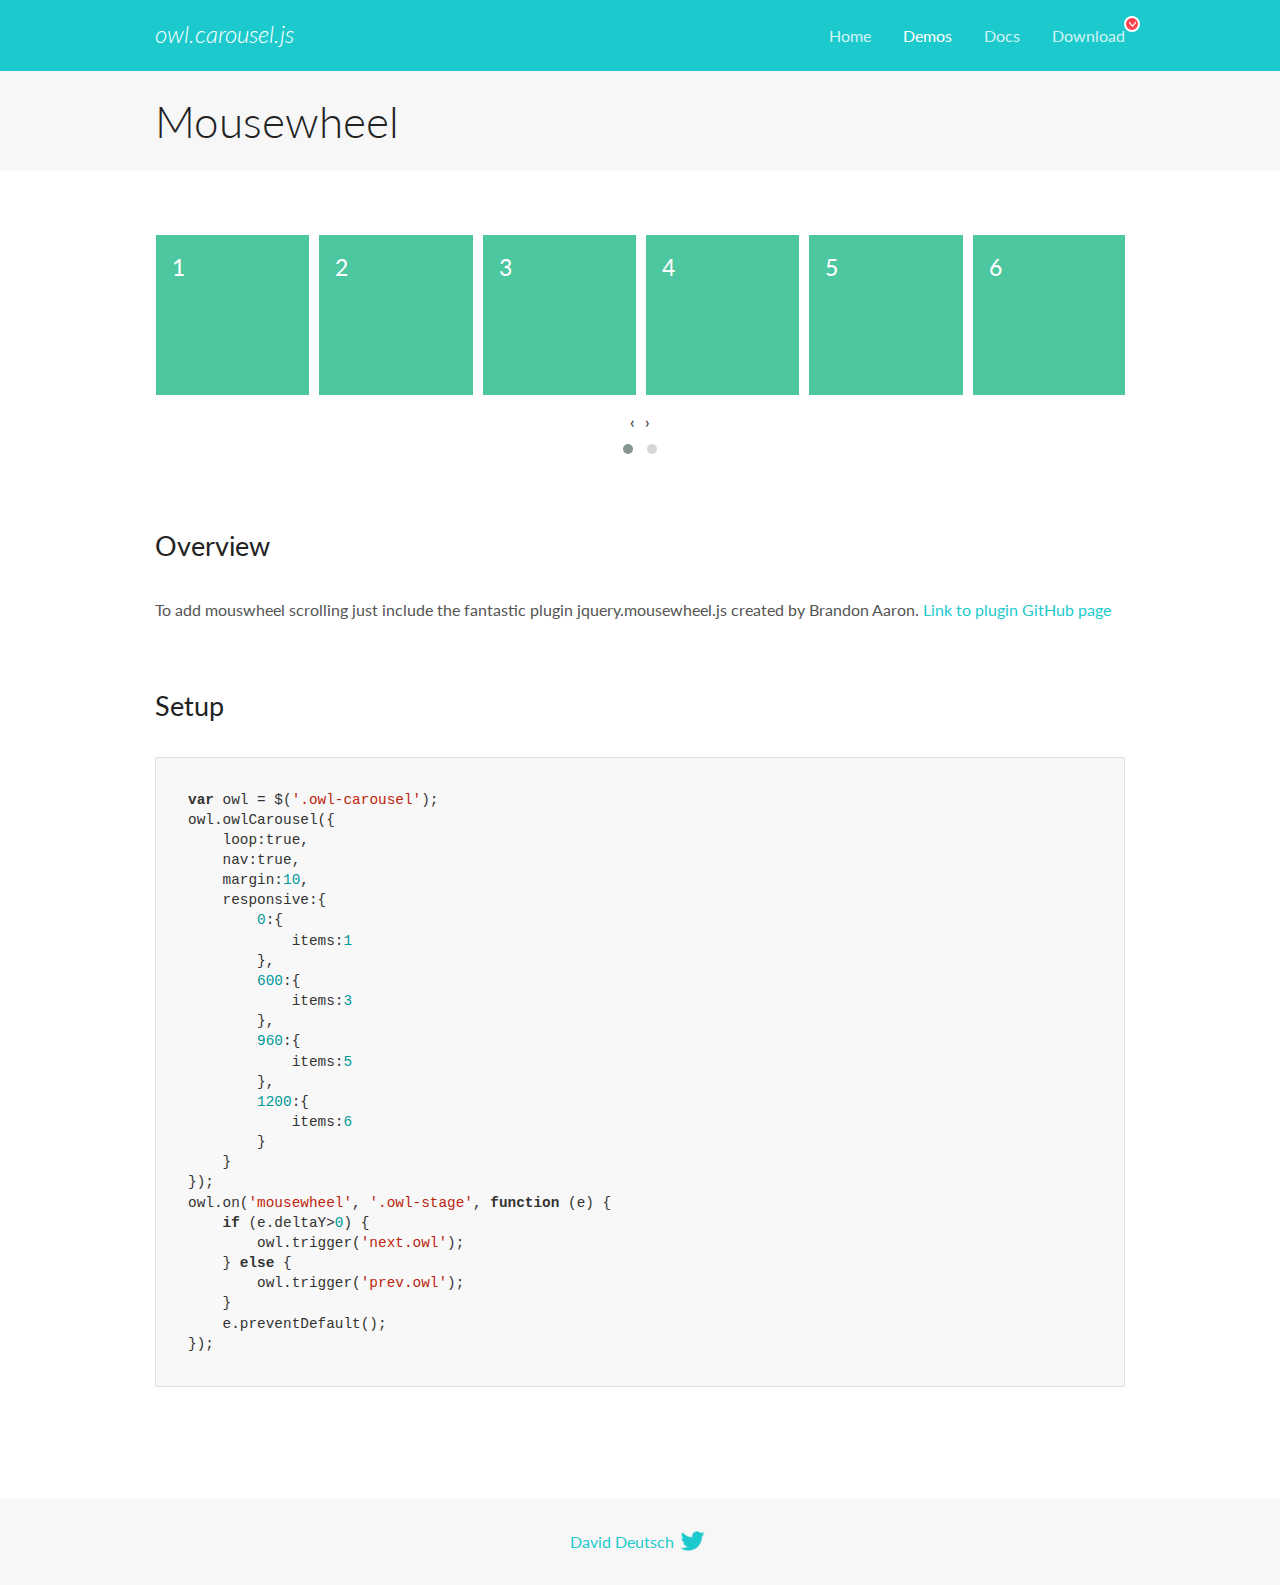
<file: news-page/assets/OwlCarousel/docs/demos/mousewheel.html>
<!DOCTYPE html>
<html lang="en">
  <head>

    <!-- head -->
    <meta charset="utf-8">
    <meta name="msapplication-tap-highlight" content="no" />
    <meta name="viewport" content="width=device-width, initial-scale=1.0" />
    <meta name="description" content="Mousewheel usage demo">
    <meta name="author" content="David Deutsch">
    <title>
      Mousewheel Demo | Owl Carousel | 2.3.4
    </title>

    <!-- Stylesheets -->
    <link href='https://fonts.googleapis.com/css?family=Lato:300,400,700,400italic,300italic' rel='stylesheet' type='text/css'>
    <link rel="stylesheet" href="../assets/css/docs.theme.min.css">

    <!-- Owl Stylesheets -->
    <link rel="stylesheet" href="../assets/owlcarousel/assets/owl.carousel.min.css">
    <link rel="stylesheet" href="../assets/owlcarousel/assets/owl.theme.default.min.css">

    <!-- HTML5 shim and Respond.js IE8 support of HTML5 elements and media queries -->

    <!--[if lt IE 9]>
      <script src="https://oss.maxcdn.com/libs/html5shiv/3.7.0/html5shiv.js"></script>
      <script src="https://oss.maxcdn.com/libs/respond.js/1.3.0/respond.min.js"></script>
    <![endif]-->

    <!-- Favicons -->
    <link rel="apple-touch-icon-precomposed" sizes="144x144" href="../assets/ico/apple-touch-icon-144-precomposed.png">
    <link rel="shortcut icon" href="../assets/ico/favicon.png">
    <link rel="shortcut icon" href="favicon.ico">

    <!-- Yeah i know js should not be in header. Its required for demos.-->

    <!-- javascript -->
    <script src="../assets/vendors/jquery.min.js"></script>
    <script src="../assets/owlcarousel/owl.carousel.js"></script>
  </head>
  <body>

    <!-- header -->
    <header class="header">
      <div class="row">
        <div class="large-12 columns">
          <div class="brand left">
            <h3>
              <a href="/OwlCarousel2/">owl.carousel.js</a> 
            </h3>
          </div>
          <a id="toggle-nav" class="right">
            <span></span> <span></span> <span></span> 
          </a> 
          <div class="nav-bar">
            <ul class="clearfix">
              <li> <a href="/OwlCarousel2/index.html">Home</a>  </li>
              <li class="active">
                <a href="/OwlCarousel2/demos/demos.html">Demos</a> 
              </li>
              <li> <a href="/OwlCarousel2/docs/started-welcome.html">Docs</a>  </li>
              <li>
                <a href="https://github.com/OwlCarousel2/OwlCarousel2/archive/2.3.4.zip">Download</a> 
                <span class="download"></span> 
              </li>
            </ul>
          </div>
        </div>
      </div>
    </header>

    <!-- title -->
    <section class="title">
      <div class="row">
        <div class="large-12 columns">
          <h1>Mousewheel</h1>
        </div>
      </div>
    </section>

    <!--  Demos -->
    <section id="demos">
      <div class="row">
        <div class="large-12 columns">
          <div class="owl-carousel owl-theme">
            <div class="item">
              <h4>1</h4>
            </div>
            <div class="item">
              <h4>2</h4>
            </div>
            <div class="item">
              <h4>3</h4>
            </div>
            <div class="item">
              <h4>4</h4>
            </div>
            <div class="item">
              <h4>5</h4>
            </div>
            <div class="item">
              <h4>6</h4>
            </div>
            <div class="item">
              <h4>7</h4>
            </div>
            <div class="item">
              <h4>8</h4>
            </div>
            <div class="item">
              <h4>9</h4>
            </div>
            <div class="item">
              <h4>10</h4>
            </div>
            <div class="item">
              <h4>11</h4>
            </div>
            <div class="item">
              <h4>12</h4>
            </div>
          </div>
          <h3 id="overview">Overview</h3>
          <p>To add mouswheel scrolling just include the fantastic plugin jquery.mousewheel.js created by Brandon Aaron.
            <a href="https://github.com/brandonaaron/jquery-mousewheel">Link to plugin GitHub page</a> 
          </p>
          <h3 id="setup">Setup</h3>
          <pre><code>var owl = $(&#39;.owl-carousel&#39;);
owl.owlCarousel({
    loop:true,
    nav:true,
    margin:10,
    responsive:{
        0:{
            items:1
        },
        600:{
            items:3
        },            
        960:{
            items:5
        },
        1200:{
            items:6
        }
    }
});
owl.on(&#39;mousewheel&#39;, &#39;.owl-stage&#39;, function (e) {
    if (e.deltaY&gt;0) {
        owl.trigger(&#39;next.owl&#39;);
    } else {
        owl.trigger(&#39;prev.owl&#39;);
    }
    e.preventDefault();
});</code></pre>
          <script src="../assets/vendors/jquery.mousewheel.min.js"></script>
          <script>
            $(document).ready(function() {
              var owl = $('.owl-carousel');
              owl.owlCarousel({
                loop: true,
                nav: true,
                margin: 10,
                responsive: {
                  0: {
                    items: 1
                  },
                  600: {
                    items: 3
                  },
                  960: {
                    items: 5
                  },
                  1200: {
                    items: 6
                  }
                }
              });
              owl.on('mousewheel', '.owl-stage', function(e) {
                if (e.deltaY > 0) {
                  owl.trigger('next.owl');
                } else {
                  owl.trigger('prev.owl');
                }
                e.preventDefault();
              });
            })
          </script>
        </div>
      </div>
    </section>

    <!-- footer -->
    <footer class="footer">
      <div class="row">
        <div class="large-12 columns">
          <h5>
            <a href="/OwlCarousel2/docs/support-contact.html">David Deutsch</a> 
            <a id="custom-tweet-button" href="https://twitter.com/share?url=https://github.com/OwlCarousel2/OwlCarousel2&text=Owl Carousel - This is so awesome! " target="_blank"></a> 
          </h5>
        </div>
      </div>
    </footer>

    <!-- vendors -->
    <script src="../assets/vendors/highlight.js"></script>
    <script src="../assets/js/app.js"></script>
  </body>
</html>
</file>
<file: css/style.css>
--
Author: W3layouts
Author URL: http://w3layouts.com
License: Creative Commons Attribution 3.0 Unported
License URL: http://creativecommons.org/licenses/by/3.0/
--*/
html,
body {
    margin: 0;
    font-size: 100%;
    background: #fff;
	font-family: 'Cabin', sans-serif;
}

html {
  scroll-behavior: smooth;
}
body a {
    text-decoration: none;
    transition: 0.5s all;
    -webkit-transition: 0.5s all;
    -moz-transition: 0.5s all;
    -o-transition: 0.5s all;
    -ms-transition: 0.5s all;
	font-family: 'Cabin', sans-serif;
}

body img {
    max-width: 100%;
}

a:hover {
    text-decoration: none;
}

input[type="button"],
input[type="submit"],
input[type="text"],
input[type="email"],
input[type="search"] {
    transition: 0.5s all;
    -webkit-transition: 0.5s all;
    -moz-transition: 0.5s all;
    -o-transition: 0.5s all;
    -ms-transition: 0.5s all;
}

h1,
h2,
h3,
h4,
h5,
h6 {
    margin: 0;
    letter-spacing: 1px;
}
li {
    list-style-type: none;
}
p {
    margin: 0;
    font-size: 1em;
    line-height: 1.9em;
    letter-spacing: 1px;
}

ul {
    margin: 0;
    padding: 0;
}


/* header */

/* CSS Document */
header {
    position: absolute;
    z-index: 9;
    width: 100%;
}

.toggle,
[id^=drop] {
	display: none;
}

/* Giving a background-color to the nav container. */
nav { 
	margin:0;
	padding: 0;
	float: right;
}
.clear {
    clear: both;
}
div#logo {
    float: left;
}

#logo a {
	float: left;
    font-size: .8em;
    text-transform: capitalize;
    display: initial;
    margin: 0;
    letter-spacing: 1px;
    color: #fff;
    font-weight: 800;
    padding: 3px 0;
}
#logo a span {
    color: #fff;
	
}


/* Since we'll have the "ul li" "float:left"
 * we need to add a clear after the container. */

nav:after {
	content:"";
	display:table;
	clear:both;
}

/* Removing padding, margin and "list-style" from the "ul",
 * and adding "position:reltive" */
nav ul {
	float: right;
	padding:0;
	margin:0;
	list-style: none;
	position: relative;
	}
	
/* Positioning the navigation items inline */
nav ul li {
	margin: 0px;
	display:inline-block;
	float: left;
	}

/* Styling the links */
nav a {
    color: black;
    text-transform: capitalize;
    font-size: 16px;
    letter-spacing: 1px;
	padding: 10px 10px;
}


nav ul li ul li:hover { background: #f8f9fa; }

/* Background color change on Hover */
nav a:hover { 
	color: black;	
}
nav ul.inner-ul li a:hover { 
	color: #333;	
}
.menu li.active  a{ 
	color: #333;	
}

/* Hide Dropdowns by Default
 * and giving it a position of absolute */
nav ul ul {
	display: none;
	position: absolute; 
	/* has to be the same number as the "line-height" of "nav a" */
	top: 30px; 
    background: #fff;
    padding: 10px;
}
	
/* Display Dropdowns on Hover */
nav ul li:hover > ul {
	display:inherit;
}
	
/* Fisrt Tier Dropdown */
nav ul ul li {
	width:170px;
	float:none;
	display:list-item;
	position: relative;
}
nav ul ul li a {
    color: #333;
    padding: 5px 10px;
    display: block;
}

/* Second, Third and more Tiers	
 * We move the 2nd and 3rd etc tier dropdowns to the left
 * by the amount of the width of the first tier.
*/
nav ul ul ul li {
	position: relative;
	top:-60px;
	/* has to be the same number as the "width" of "nav ul ul li" */ 
	left:170px; 
}

	
/* Change ' +' in order to change the Dropdown symbol */
li > a:only-child:after { content: ''; }


/* Media Queries
--------------------------------------------- */

@media all and (max-width : 800px) {
	nav { 
		float: none;
	}

	div#logo {
		float: none;
	}
	#logo {
		display: block;
		padding: 0;
		width: 100%;
		text-align: center;
		float: none;
	}

	nav {
		margin: 0;
	}
	nav a {
		color: #333;
	}

	/* Hide the navigation menu by default */
	/* Also hide the  */
	.toggle + a,
	.menu {
		display: none;
	}

	/* Stylinf the toggle lable */
	.toggle {
		display: block;
		padding: 8px 15px;
		font-size: 17px;
		text-decoration: none;
		border: none;
		float: right;
		background-color: #fff;
		color: #6a67ce;
	}
	.menu .toggle {
		float: none;
		text-align: center;
		margin: auto;
		width: 30%;
		padding: 5px;
		font-weight: normal;
		font-size: 15px;
		letter-spacing: 1px;
	}

	.toggle:hover {
		color:#333;
		background-color: #fff;
	}

	/* Display Dropdown when clicked on Parent Lable */
	[id^=drop]:checked + ul {
		display: block;
		background: #fff;
		padding: 15px 0;
		text-align: center;
		width: 100%;
	}

	/* Change menu item's width to 100% */
	nav ul li {
		display: block;
		width: 100%;
		padding: 5px 0;
		}

	nav ul ul .toggle,
	nav ul ul a {
		padding: 0 40px;
	}

	nav ul ul ul a {
		padding: 0 80px;
	}

	nav a:hover,
 	nav ul ul ul a {
		background-color: transparent;
	}
  
	nav ul li ul li .toggle,
	nav ul ul a,
  nav ul ul ul a{
		padding:14px 20px;	
		color:#FFF;
		font-size:17px; 
	}
  
  
	nav ul li ul li .toggle,
	nav ul ul a {
		background-color: #fff; 
	}
	nav ul ul li a {
		font-size: 15px;
	}
	ul.inner-ul{
		padding: 0!important;
	}
	/* Hide Dropdowns by Default */
	nav ul ul {
		float: none;
		position:static;
		color: #ffffff;
		/* has to be the same number as the "line-height" of "nav a" */
	}
		
	/* Hide menus on hover */
	nav ul ul li:hover > ul,
	nav ul li:hover > ul {
		display: none;
	}
		
	/* Fisrt Tier Dropdown */
	nav ul ul li {
		display: block;
		width: 100%;
		padding: 0;
	}

	nav ul ul ul li {
		position: static;
		/* has to be the same number as the "width" of "nav ul ul li" */ 

	}

}

@media all and (max-width : 330px) {

	nav ul li {
		display:block;
		width: 94%;
	}

}
.user span.fa {
}
.login-icon a,.login-icon a:hover {
    border: 2px solid #3DD4FB;
    color: #3DD4FB;
    padding: 5px 20px;
    font-weight: 500;
    letter-spacing: 1px;
    display: block;
    font-size: 1em;
    background: #fff;
    border-radius: 50px;
    -webkit-border-radius: 50px;
    -moz-border-radius: 50px;
    -ms-border-radius: 50px;
    -o-border-radius: 50px;
}


/*-- //header --*/


/*--/banner-info--*/

.banner {
    background: #3DD4FB;
    position: relative;
    z-index: 1;
}


.banner-info-grid h2 {
    color: #fff;
    display: inline-block;
    font-size: 3.5em;
    text-transform: capitalize;
	line-height: 65px;
	letter-spacing: 1px;
    text-shadow: 0 1px 2px rgba(0, 0, 0, 0.37);
    margin-top: -100px;
}
.banner-info-grid p {
    font-size: 16px;
    color: #ddd;
    margin: 2em 0;
}
.slider-info a.btn {
    background: none;
    padding: 10px 25px;
    color: #fff;
    border: 2px solid #fff;
    font-size: 15px;
    letter-spacing: 1px;
    border-radius: 0px;
	-webkit-border-radius: 0px;
    -o-border-radius: 0px;
    -moz-border-radius: 0px;
    -ms-border-radius: 0px;
	transition: 0.5s all;
    -webkit-transition: 0.5s all;
    -o-transition: 0.5s all;
    -moz-transition: 0.5s all;
    -ms-transition: 0.5s all;
}
.slider-info a.btn:hover {
    opacity:0.8;
	transition: 0.5s all;
    -webkit-transition: 0.5s all;
    -o-transition: 0.5s all;
    -moz-transition: 0.5s all;
    -ms-transition: 0.5s all;
}
.banner-text {
    padding: 14vw 0 7vw;
}
.banner-image h4 {
    font-size: 20px;
}

/*-- //banner --*/

/*-- popup --*/
.popup-effect {
    position: fixed;
    top: 0;
    bottom: 0;
    left: 0;
    right: 0;
    background: rgba(0, 0, 0, 0.0);
    transition: opacity 0ms;
    visibility: hidden;
    opacity: 0;
    z-index: 99;
}

.popup-effect:target {
    visibility: visible;
    opacity: 1;
}

.popup {
    background: #fff;
    border-radius: 4px;
    max-width: 500px;
    position: relative;
    margin: 8em auto;
    padding: 3em 2em;
    z-index: 999;
}
.popup p {
    font-size: 15px;
    color: #777;
}

.popup .close {
    position: absolute;
    top: 10px;
    right: 15px;
    transition: all 200ms;
    font-size: 30px;
    font-weight: bold;
    text-decoration: none;
    color: #000;
}

.popup iframe {
    width: 100%;
    height: 250px;
    border: none;
}
.login .btn {
    border: 2px solid #3DD4FB;
    background: #3DD4FB;
    color: #fff;
    font-weight: 500;
    letter-spacing: 1px;
    font-size: 15px;
    border-radius: 0px;
	-webkit-border-radius: 0px;
    -o-border-radius: 0px;
    -moz-border-radius: 0px;
    -ms-border-radius: 0px;
    padding: 8px 25px;
}
.login .btn:hover {
    opacity: 0.9;
}
.login p a {
    font-size: 14px;
    color: #999;
}
.login label {
    font-size: 15px;
    color: #666;
    letter-spacing: .5px;
}

/*-- //popup --*/

/*-- about --*/
.about-text h3{
    font-size: 27px;
    font-weight: 600;
    color: #333;
    line-height: 38px;
}
	
.about-text p {
    font-size: 16px;
    color: #777;
}
.about-img img{
}
.about-left h4 {
    font-size: 40px;
    font-weight: 600;
    color: #ff6c5f;
}
.about-left h4 span {
    font-size: 16px;
    color: #666;
    font-weight: normal;
}
/*-- about --*/

/*-- why choose us --*/
h2.heading,h3.heading {
    font-size: 45px;
    color: #808080;
    text-transform: capitalize;
    letter-spacing: 0;
    font-family: karla;
}
.choose,.video{
	background: #f8f9fa;
}
.f1 h3 {
    font-size: 25px;
    font-weight: 600;
    color: #808080;
    letter-spacing: 1px;
}
.f1 p {
    font-size: 16px;
    color: #777;
}
.f1 span.fa{
    text-align: center;
    background: #f3f3f3;
    width: 65px;
    height: 65px;
    line-height: 65px;
}
.icon1 span.fa{
	color: #ff4f81;
    font-size: 30px;
    line-height: 65px;
}
.icon2 span.fa{
	color: #00aeff;
    font-size: 30px;
    line-height: 65px;
}
.icon3 span.fa{
	color: #2dde98;
    font-size: 30px;
    line-height: 65px;
}

.icon4 span.fa{
	color: #fe5000;
    font-size: 30px;
    line-height: 65px;
}
.f1{
    box-shadow: 7px 7px 10px 0 rgba(76, 110, 245, .1);
	background: #fff;
}
/*-- why choose us --*/

/*-- partners --*/
ul.partners-icon li span.fa {
    font-size: 3em;
    color: #eee;
}
.partners{
	background: #fff;
}

.img-partner{
    background-color: #DCDCDC;
}

.img-partner img{
    width: 120px;
    margin-left: 100px;
    margin-top: 50px;
    margin-bottom: 50px;
    

}
/*-- //partners --*/

/*-- offered services --*/

h4.w3layouts_pvt-head {
	text-transform: capitalize;
	font-weight: bold;
	font-size: 2em;
	color: #0068b7;
}

span.title-icon-wthree {
	color: #ffc107;
	font-size: 1em;
}

.title-sec-w3layouts_pvt p {
	color: #333;
}

.title-sec-w3layouts_pvt {
	border-left: 5px #bdbdbd solid;
	padding-left: 1em;
}

h4.feed-title {
    font-size: 25px;
    color: #333;
    letter-spacing: 1px;
}

a.btn-w3layouts_pvt span {
	margin-left: 5px;
	color: #ffc107;
	font-size: 1em;
}

a.btn-w3layouts_pvt:hover {
	color: #0068b7;
	letter-spacing: 0.5px;
}

.ab-pvtw3 p {
	width: 478px;
}

a.btn-w3layouts_pvt {
	display: inline-block;
	margin-top: 1em;
	color: #000;
	font-weight: 600;
}

.process p {
    font-size: 16px;
    color: #777;
}
/* //offered services */

/*featur_area*/
.feature_area {
  padding-bottom: 100px;
  border-radius: 50px; }

  @media (max-width: 991px) {
    .feature_area {
      padding-bottom: 40px; } }

.single_feature {
  position: relative;
  background: #f9f9ff;
  padding: 40px 36px;
  margin-bottom: 30px;
  -webkit-transition: all 0.3s ease 0s;
  -moz-transition: all 0.3s ease 0s;
  -o-transition: all 0.3s ease 0s;
  transition: all 0.3s ease 0s; }
  @media (max-width: 480px) {
    .single_feature {
      padding: 40px 20px; } }
  .single_feature .icon span {
    font-size: 30px; }
  .single_feature h4 {
    font-size: 20px;
    font-weight: 500; }
  .single_feature p {
    margin-bottom: 0px; }
  .single_feature:hover {
    box-shadow: 0px 10px 30px rgba(0, 35, 71, 0.1); }


/*-- services page --*/
.serv-grids h3 {
    font-size: 20px;
    color: #333;
    letter-spacing: 1px;
    line-height: 30px;
    text-transform: capitalize;
}
.serv-grids span.fa{
    text-align: center;
    font-size: 30px;
    background: #ffff;
    height: 65px;
    width: 65px;
    line-height: 65px;
	box-shadow: 7px 7px 10px 0 rgba(76, 110, 245, .1);
}

/*-- //services page --*/

/*-- projects --*/

.gal-img {
    margin-bottom: 1em;
    padding-right: 0px;
}
/* popup */
.pop-overlay {
    position: fixed;
    top: 0px;
    bottom: 0;
    left: 0;
    right: 0;
    background: rgba(0, 0, 0, 0.7);
    transition: opacity 0ms;
    visibility: hidden;
    opacity: 0;
    z-index: 999;
}

.pop-overlay:target {
    visibility: visible;
    opacity: 1;
}

.popup {
    background: rgba(0, 0, 0, 0.6);
    -webkit-border-radius: 4px;
    -o-border-radius: 4px;
    -ms-border-radius: 4px;
    -moz-border-radius: 4px;
    border-radius: 4px;
    max-width: 500px;
    position: relative;
    margin: 8em auto;
    padding: 3em 2em 2em;
}

.popup .close {
    position: absolute;
    top: 5px;
    right: 15px;
    transition: all 200ms;
    font-size: 30px;
    font-weight: bold;
    text-decoration: none;
    color: #000;
}

/* //popup */
/*-- //projects --*/

/*-- Testimonials --*/
.testi {
    background: url(../images/bg.jpg) no-repeat center;
    background-size: cover;
    background-attachment: fixed;
}
.testimonials blockquote {
    background: #fff none repeat scroll 0 0;
    border: medium none;
    color: #666;
    display: block;
    font-size: 14px;
    padding: 30px 30px;
    position: relative;
}
blockquote span.fa {
    color: #009688;
}
.testimonials .carousel-info img {
    border-radius: 150px !important;
    height: 80px;
    width: 80px;
}
.testimonials .carousel-info {
    overflow: hidden;
}
.testimonials .carousel-info img {
    margin-right: 15px;
}
.testimonials .carousel-info span {
    display: block;
}
.testimonials span.testimonials-name {
    color: #fff;
    letter-spacing: 1px;
    font-size: 20px;
    font-weight: 500;
    margin: 15px 0 0px;
}
.testimonials span.testimonials-post {
    color: #eee;
    font-size: 14px;
    letter-spacing: 1px;
}
/*-- //testimonials --*/


/*-- offered services bottom --*/
h3.tittle-w3 {
    font-size: 3.3em;
    font-weight: 600;
    color: #333;
}
.video-right p{
	font-size: 16px;
	color: #666;
}
/*-- //offered services bottom --*/


/*-- footer --*/
footer {
    background: #3DD4FB;
    
}

.footer-title {
    font-size: 20px;
    letter-spacing: 1px;
	color: white;
}

.contact-info p a,
.contact-info p,
ul.links li a {
    color: white;
    font-size: 15px;
}
.contact-info .footer-style-w3ls p.date{
    font-size: 13px;
	font-style: italic;
}
.contact-info p span {
    display: block;
}

.footer-style-w3lsp a {
    color: #999;
}

.contact-info h4 {
    font-size: 15px;
    letter-spacing: 1px;
    color: white;
}
.contact-info h4 i {
    color: #999;
}
/* quick links */
ul.links li a {
    font-size: 15px;
    letter-spacing: 1px;
    margin-bottom: 10px;
    display: inline-block;
}

ul.links li a:hover,
.footer-style-w3lsp a:hover {
    color: #999;
}

/* //quick links */

/* copyright */
.copy-right-top {
    background: #3DD4FB !important;
}
.copy-right {
    letter-spacing: 1px;
    font-size: 15px;
    color: #999;
}

.copy-right a {
    color: #eee;
}

.copy-right a:hover {
    color: #fff;
}

.copy-right-top {
    
}

/* copyright */
/* //footer */

/*- inner banner --*/

.inner-banner {
    height: 250px;
}

/*- inner banner --*/

/*-- Contact page --*/
.contact_right input[type="text"], .contact_right input[type="email"], .contact_right textarea {
    outline: none;
    padding: 12px 0;
    background: none;
    color: #212121;
    font-size: 15px;
    width: 100%;
    letter-spacing: 1px;
    border: none;
    border-bottom: 1px solid #494949;
}
.contact_right input[type="email"] {
    margin: 1em 0;
}
.contact_right textarea {
    min-height: 145px;
    resize: none;
    margin-top: 1em;
}
.contact_right button {
    outline: none;
    padding: 15px 0;
    background: #6a67ce;
    color: #fff;
    font-weight: 500;
    letter-spacing: 2px;
    margin-top: 10px;
    width: 100%;
    border: none;
    cursor: pointer;
    transition: 0.5s all;
    -webkit-transition: 0.5s all;
    -moz-transition: 0.5s all;
    -ms-transition: 0.5s all;
    -o-transition: 0.5s all;
}
.contact_left iframe {
    width: 100%;
    outline: none;
    border: none;
    min-height: 495px;
}
.information h4 {
    font-size: 22px;
    font-weight: 600;
    letter-spacing: 2px;
    color: #333;
    position: relative;
}
.information p {
    font-size: 16px;
    letter-spacing: 1px;
    color: #666;
    line-height: 28px;
}
.information p a,.information p span{
    color: #b84592;
}
.information p a:hover{
    color: #333;
}
.information span.fa {
    font-size: 30px;
    color: #b84592;
}

.contact_right,.contact_border{
    border: 2px dotted #b84592;
}
/*-- //Contact page --*/


/*-- team --*/
/* common styles for visual styles */

.teamy_name {
    font-size: 20px;
    font-weight: 600;
    color: #333;
    letter-spacing: 1px;
}
.teamy_post {
    margin-top: .5em;
    font-size: 14px;
    text-transform: capitalize;
    color: #6f6f6f;
    letter-spacing: 0.5px;
}
/* style 1 */

.teamy_content,.teamy_back {
 text-align: center;
}
.teamy_back-inner span.fa {
    color: #999;
    font-size: 14px;
    margin: 10px 5px;
    width: 15px;
    line-height: 35px;
    transition: 0.5s all;
    -webkit-transition: 0.5s all;
    -moz-transition: 0.5s all;
    -ms-transition: 0.5s all;
    -o-transition: 0.5s all;
}
.teamy_back-inner span.fa.fa-facebook {
    color: #3b5998;
}
.teamy_back-inner span.fa.fa-facebook:hover {
	opacity:0.8;
}
.teamy_back-inner span.fa.fa-twitter {
    color: #1da1f2;
}
.teamy_back-inner span.fa.fa-twitter:hover{
	opacity:0.8;
}
.teamy_back-inner span.fa.fa-envelope-open {
    color: #dd4b39;
}
.teamy_back-inner span.fa.fa-envelope-open:hover {
	opacity:0.8;
}
/*-- //team --*/
/*-- move top --*/

.move-top {
    position: relative;
}

a.move-top {
    text-align: center;
    position: absolute;
    right: 1%;
    bottom: 0%;
}

a.move-top span{
    color: #fff;
    width: 36px;
    height: 36px;
    border: transparent;
    line-height: 2em;
    background: #333;
    border-radius: 50px;
    -webkit-border-radius: 50px;
    -o-border-radius: 50px;
    -moz-border-radius: 50px;
    -ms-border-radius: 50px;
}

/*-- //move top --*/


/*-- Responsive design --*/

@media(max-width:1440px) {
}

@media(max-width:1366px) {
	.banner-info-grid h2 {
		font-size: 3em;
		line-height: 60px;
	}
	h3.tittle-w3 {
		font-size: 2.6em;
		line-height: 50px;
	}
}

/*font navbar*/

.menu li a{
    font-family: karla;
    font-size: 15px;
    text-transform: uppercase;
    font-weight: lighter;
    color: #808080;
}
@media(max-width:1280px) {
    
}
@media(max-width:1080px) {
	.banner-info-grid h2 {
		font-size: 2.8em;
		line-height: 55px;
	}
	.banner-info-grid p {
		font-size: 15px;
		margin: 1em 0;
	}
	.about-left h4 {
		font-size: 30px;
	}
	.about-text p {
		font-size: 14.5px;
	}
	h3.tittle-w3 {
		font-size: 2.2em;
		line-height: 45px;
	}
	.contact-info h4 {
		font-size: 14.5px;
		letter-spacing: 0px;
	}
	.serv-grids h3 {
		font-size: 18px;
		letter-spacing: 0px;
	}
	.information span.fa {
		font-size: 23px;
	}
	.banner-text {
		padding: 18vw 0 6vw;
	}
}

@media(max-width:1024px) {
	
	h2.heading,h3.heading {
		font-size: 40px;
	}
	.contact-info p a, .contact-info p, ul.links li a {
		font-size: 14px;
	}
	ul.partners-icon li i {
		font-size: 2.5em;
	}
	.inner-banner {
		height: 200px;
	}
	.f1 h3 {
		font-size: 21px;
	}
	.f1 p {
		font-size: 15px;
	}
	h4.feed-title {
		font-size: 20px;
	}
	ul.partners-icon li span.fa {
		font-size: 2.5em;
	}
}

@media(max-width:991px) {
	.login-icon {
		position: absolute;
		right: 10%;
	}
	.information p {
		font-size: 15px;
	}
	nav ul {
		margin-right: 3.5em;
	}
	#logo a {
		font-size: .7em;
	}
	nav a {
		font-size: 15px;
		padding: 10px 8px;
	}
	.information h4 {
		font-size: 19px;
		letter-spacing: 1px;
	}
	.process-grids img {
		width: 200px;
	}
	.contact_left iframe {
		min-height: 445px;
	}
}

@media(max-width:900px) {
	nav ul {
		margin-right: 5.5em;
	}
}
@media(max-width:800px) {
	nav ul {
		margin-right: 0em;
	}
	.login-icon {
		right: 12%;
	}
}

@media(max-width:768px) {
	nav { 
		float: none;
	}

	div#logo {
		float: none;
	}
	.banner-info-grid h2 {
		font-size: 2.5em;
		line-height: 50px;
	}
	.video-right p {
		font-size: 14px;
	}
	.inner-banner {
		height: 170px;
	}
	.information h4 {
		font-size: 20px;
		letter-spacing: 1px;
	}
	.contact_right h3 {
		font-size: 26px;
	}
	.login-icon {
		right: 11%;
	}
}

@media(max-width:736px) {
	.login-icon {
		right: 21%;
	}
	.about-text h3 {
		font-size: 24px;
	}
	h2.heading,h3.heading {
		font-size: 35px;
	}
	.contact_left iframe {
		min-height: 250px;
	}
	.f1 p {
		font-size: 14.5px;
	}
}
@media(max-width:684px) {
	.login-icon {
		right: 19%;
	}
}
@media(max-width:668px) {
	h3.tittle-w3 {
		font-size: 2em;
		line-height: 40px;
	}
	.contact_right h3 {
		font-size: 25px;
	}
	.banner-text {
		padding: 18vw 0 8vw;
	}
	.login-icon {
		right: 18%;
	}
	.information h4 {
		font-size: 18px;
	}
}
@media(max-width:640px) {
	.login-icon {
		right: 17%;
	}
}
@media(max-width:600px) {
	
	.banner-info-grid h2 {
		font-size: 2em;
		line-height: 45px;
	}
	#logo a {
		font-size: .6em;
	}
	.login-icon {
		right: 14.5%;
	}
}

@media(max-width:568px) {
	.login-icon {
		right: 11.5%;
	}
	.banner-text {
		padding: 22vw 0 8vw;
	}
}

@media(max-width:480px) {
	ul.partners-icon li i {
		font-size: 2em;
	}
	.popup {
		margin: 8em 2em;
	}
	.popup iframe {
		height: 190px;
	}
	.inner-banner {
		height: 150px;
	}
	.banner-text {
		padding: 25vw 0 8vw;
	}
	.login-icon {
		right: 13.5%;
	}
	.information p {
		font-size: 14px;
	}
	.information span.fa {
		font-size: 20px;
	}
}
@media(max-width:414px) {
	.banner-info-grid h2 {
		font-size: 1.8em;
		line-height: 40px;
	}
	.banner-info-grid p {
		font-size: 14px;
	}
	.slider-info a.btn {
		font-size: 14px;
	}
	.popup {
		margin: 5em 1em;
		padding: 2em 1em;
	}
	.popup .close {
		top: 0px;
	}
	.login .btn {
		font-size: 14px;
		padding: 6px 20px;
	}
	.popup p {
		font-size: 14px;
	}
	.contact_right h3 {
		font-size: 22px;
	}
	.contact_right button {
		font-size: 14px;
		padding: 13px 0;
		letter-spacing: 1px;
	}
	.login-icon {
		right: 16%;
	}
	.banner-text {
		padding: 30vw 0 8vw;
	}
	.process-grids img {
		width: 160px;
	}
	ul.partners-icon li span.fa {
		font-size: 2em;
	}
	ul.links li a {
		font-size: 15px !important;
		margin-bottom: 5px;
	}
}

@media(max-width:384px) {
   
	.toggle {
		font-size: 15px;
	}
	.menu .toggle {
		width: 40%;
		font-size: 15px;
	}
	.banner-info-grid h2 {
		font-size: 1.6em;
		line-height: 32px;
	}	
	.slider-info a.btn {
		padding: 10px 20px;
		font-size: 13px;
	}
	.about-text h3 {
		font-size: 20px;
		line-height: 30px;
	}
	h2.heading,h3.heading {
		font-size: 30px;
	}
	h3.tittle-w3 {
		font-size: 1.6em;
		line-height: 35px;
	}
	.footer-title {
		font-size: 18px;
	}
	.copy-right {
		font-size: 14px;
	}
	.login p a {
		font-size: 13px;
	}
	.popup iframe {
		height: 150px;
	}
	.inner-banner {
		height: 120px;
	}
	.testimonials span.testimonials-name {
		font-size: 18px;
	}
	.contact_right h3 {
		font-size: 20px;
	}
	.login-icon a, .login-icon a:hover {
		font-size: .95em;
	}
	.login-icon {
		right: 17%;
	}
	.login label {
		font-size: 14px;
	}
}

@media(max-width:320px) {
    .slider-info a.btn {
		padding: 10px 15px;
		font-size: 12px;
	}
	.toggle {
		font-size: 14px;
		padding: 7px 10px;
		margin-right: 2.5em;
	}
	.detail h4.title a {
		font-size: 19px;
	}
}


/*-- //Responsive design --

/*COSTUME AREA*/
.py-4{
    background-color: white;
}


/*tab group*/
.tab-group {
  list-style: none;
  padding: 0;
  margin: 0 0 40px 0;
}
.tab-group:after {
  content: "";
  display: table;
  clear: both;
}
.tab-group li a {
  display: block;
  text-decoration: none;
  padding: 15px;
  background: rgba(160, 179, 176, 0.25);
  color: #a0b3b0;
  font-size: 20px;
  float: left;
  width: 50%;
  text-align: center;
  cursor: pointer;
  transition: .5s ease;
}

.tab-group li a{
    color: #fff;
}

.tab-group li a:hover {
  background-color: #D3D3D3;
}

.tab-group .active a {
  background: #FFA500;
  color: #ffffff;
}

.tab-content > div:last-child {
  display: none;
}

.tab-group li a{
    background-color: #3DD4FB;
}

.tab-content h2{
    color: white;
}

p{
    margin-top: -1px;
}
</file>
<file: news-page/assets/smartedu/css/smartedu1.css>
*{
  font-family: Open Sans;
}
.sm-brand{
  font-size: 30px;
  color: #FE6003 !important;
}

.sm-color-black{
  background-color: #313336;
}

/*navbar*/

.navbar{
  position: relative;
}

.nav-link{
  text-transform: uppercase;
  font-size: 13px;
}

.img-brand img{
  width: 190px;
}

/*banner*/

.bg-img{
  background-image: url('../../images/banner/book.png');
  background-repeat: no-repeat;
  background-size: cover;
  max-width: 100vw;
  display: flex;
}

.banner-description{
  height: 90vh;
  padding-top: 10%;
  max-width: 100%;
}
.banner-description{
  background: #FE6003;
  width: 100%;
  position: relative;
  opacity: 0.3;
}

.card{
  margin-top: 100px;
  border-radius: 0 0 0 50px;
}

.border{
  height: 10px;
  background-color: #FE6003;
}

h1{
  color: black;
}

.img img{
  width:100%; 
}

h6{
  color: #FE6003;
}
.sm-btn-orange{
  background-color: #FE6003;
  color: #fff !important;
}


.card-nav{
  background-color: #FE6003;
  margin-top: -25px;
  width: 800px;
  position: absolute;
  margin-left: 150px;
  height: 70px;
}


@media (min-width: 992px) { 
  .navbar ul li{
  }

  .search form{
    margin:auto; 
    width:400px
  }
}


.navbar li{
  display: inline-block;
  margin-top: -5px;
}

.navbar a{
  text-decoration: none;
}

.navigasi {
  margin-top: -40px;
}

.btn{
  color: black;
  border: #FE6003;
}

h6{
  color: #FE6003;
}

.img-footer img{
  width: 200px;
}

h5{
  padding-left: 15px;
  color: #fff;
}

.menu a{
  color: #808080;
}

.follow h5{
  font-weight: bold;
}

.follow i{
  color: white;
}
form.example input[type=text] {
  padding: 10px;
  font-size: 17px;
  border: 1px solid #FE6003;
  float: left;
  width: 80%;
  background: #f1f1f1;
}

form.example button {
  float: left;
  width: 20%;
  padding: 10px;
  background: #FE6003;
  color: #fff;
  font-size: 17px;
  border: 1px solid #FE6003;
  border-left: none;
  cursor: pointer;
}

form.example button:hover {
  background: #FE6003;
}

form.example::after {
  content: "";
  clear: both;
  display: table;
}

.footer{
  background-color: #FE6003; 
  padding-bottom: 5px;
 }

 .card-body a{
  text-decoration: none;
 }
</file>
